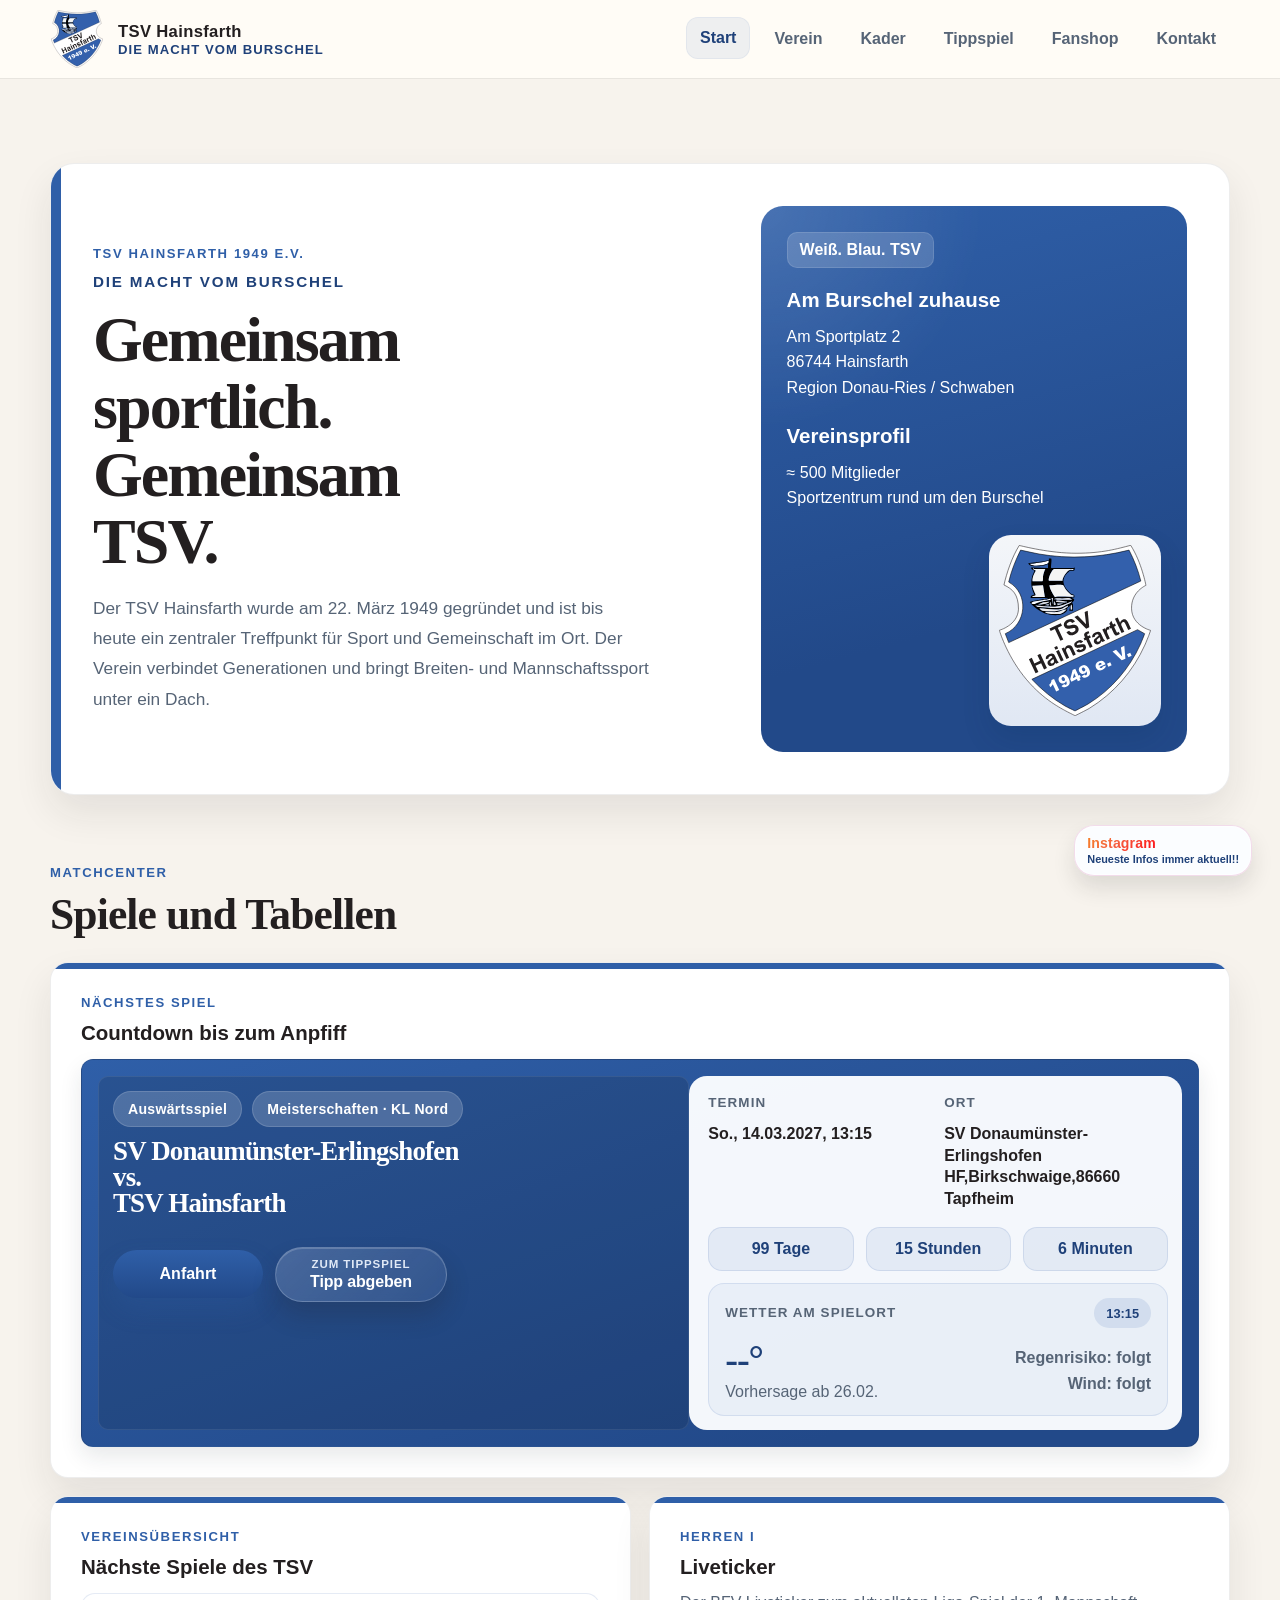
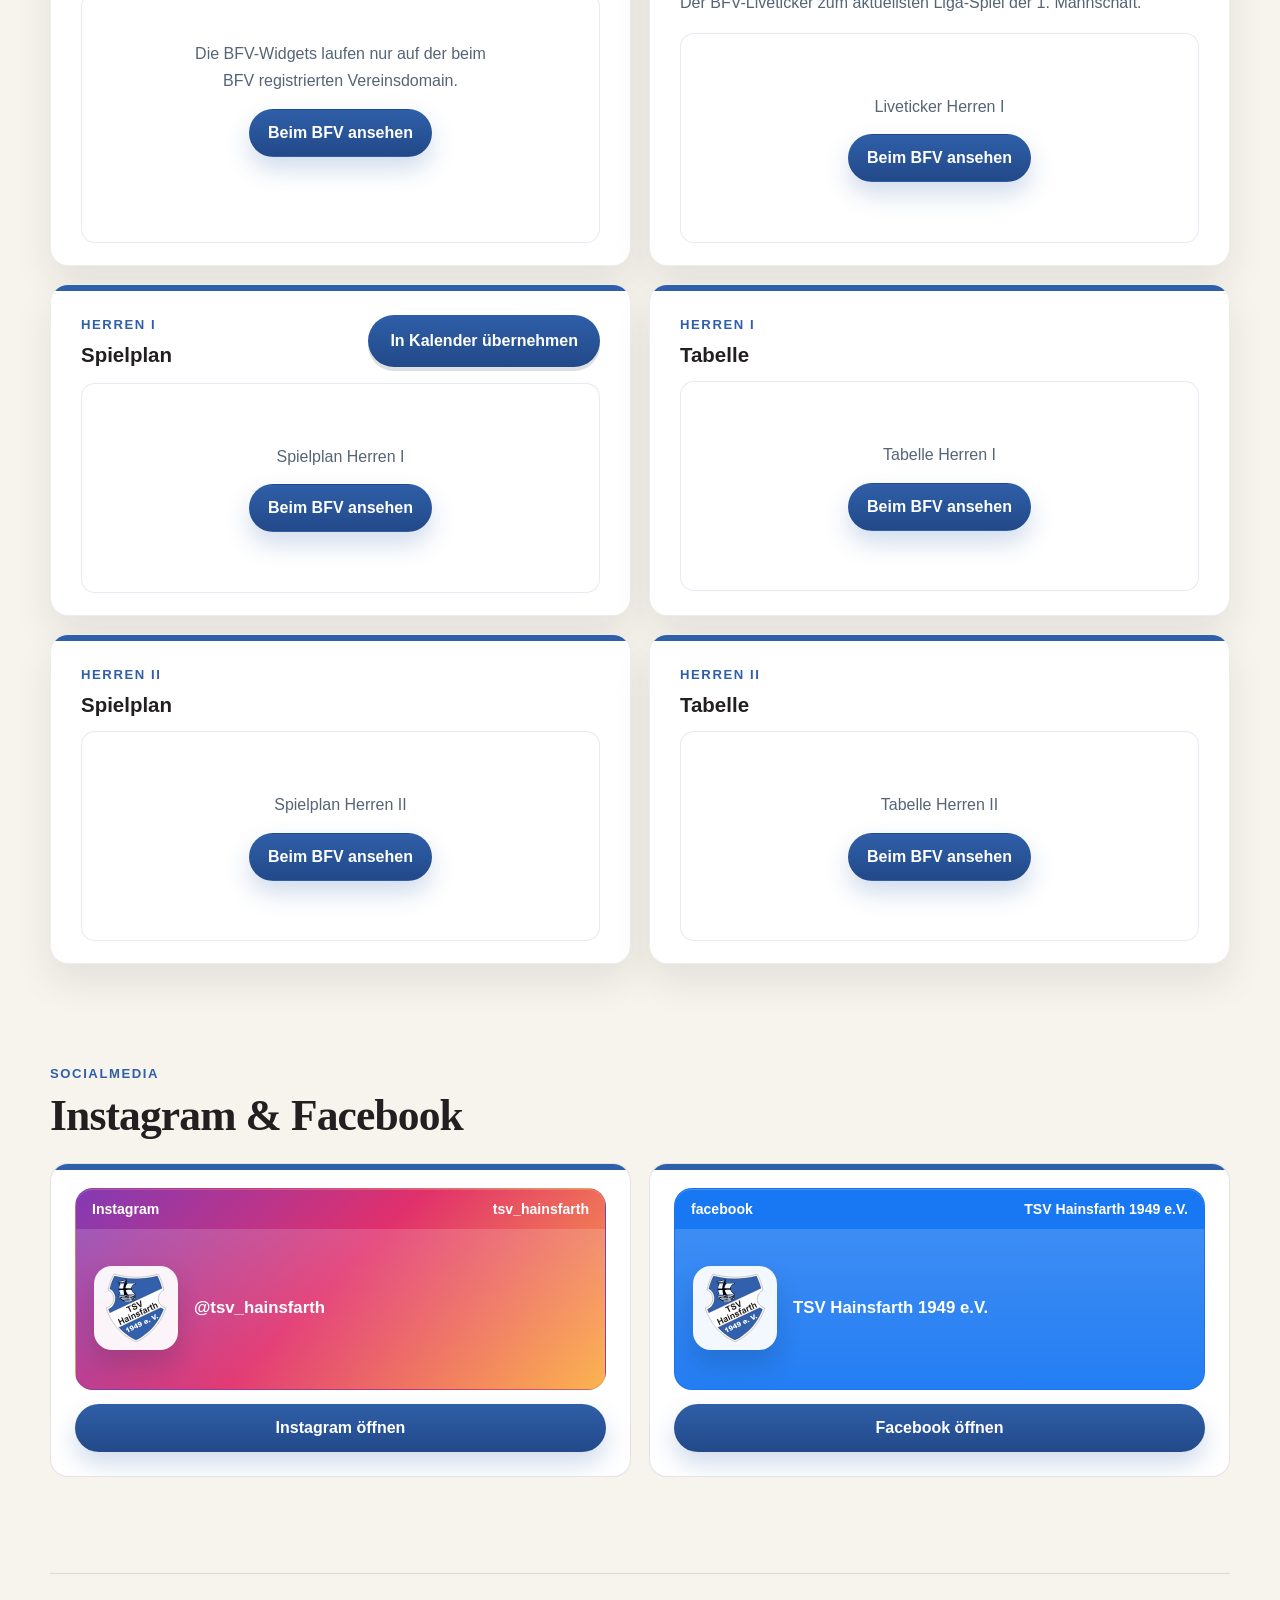
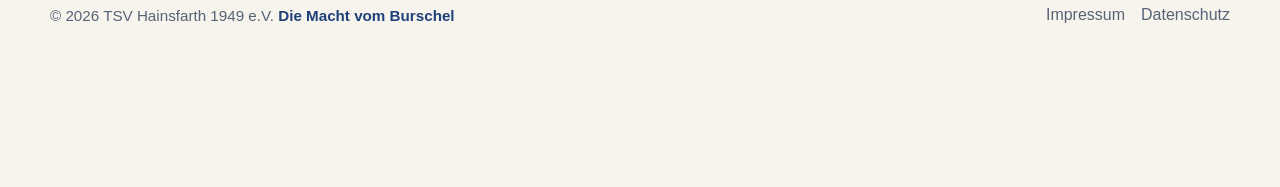
<file: index.html>
<!DOCTYPE html>
<html lang="de">
<head>
  <meta charset="UTF-8">
  <meta name="viewport" content="width=device-width, initial-scale=1.0">
  <meta name="description" content="TSV Hainsfarth 1949 e.V. mit Infos zu Verein, Sportangebot, Mitgliedschaft und Kontakt.">
  <meta http-equiv="Cache-Control" content="no-cache, no-store, must-revalidate">
  <meta http-equiv="Pragma" content="no-cache">
  <meta http-equiv="Expires" content="0">
  <title>TSV Hainsfarth | Start</title>
  <link rel="stylesheet" href="styles.css?v=202607231905">
  <script src="https://widget-prod.bfv.de/widget/widgetresource/widgetjs"></script>
</head>
<body data-page="start">
  <div class="site-shell">
    <header class="site-header">
      <div class="container header-inner">
        <a class="brand" href="index.html">
          <img class="brand-mark" src="logo-brand-2026.svg?v=20260622a" alt="Logo des TSV Hainsfarth">
          <span class="brand-copy">
            <strong>TSV Hainsfarth</strong>
            <span>Die Macht vom Burschel</span>
          </span>
        </a>
        <button class="nav-toggle" type="button" aria-label="Navigation öffnen" aria-expanded="false" data-nav-toggle>☰</button>
        <nav class="site-nav" aria-label="Hauptnavigation" data-nav>
          <a href="index.html" aria-current="page">Start</a>
          <a href="verein.html">Verein</a>
          <a href="kader.html">Kader</a>
          <a href="tippspiel.html">Tippspiel</a>
          <a href="fanshop.html">Fanshop</a>
          <a href="kontakt.html">Kontakt</a>
        </nav>
      </div>
    </header>

    <main>
      <section class="page-hero">
        <div class="container">
          <div class="hero-card">
            <div>
              <span class="eyebrow">TSV Hainsfarth 1949 e.V.</span>
              <p class="motto">Die Macht vom Burschel</p>
              <h1>Gemeinsam sportlich. Gemeinsam TSV.</h1>
              <p class="lead">
                Der TSV Hainsfarth wurde am 22. März 1949 gegründet und ist bis heute ein zentraler
                Treffpunkt für Sport und Gemeinschaft im Ort. Der Verein verbindet Generationen und
                bringt Breiten- und Mannschaftssport unter ein Dach.
              </p>
            </div>
            <aside class="hero-side">
              <div>
                <div class="hero-badge">Weiß. Blau. TSV</div>
                <h3>Am Burschel zuhause</h3>
                <p>Am Sportplatz 2<br>86744 Hainsfarth<br>Region Donau-Ries / Schwaben</p>
              </div>
              <div>
                <h3>Vereinsprofil</h3>
                <p>&asymp; 500 Mitglieder<br>Sportzentrum rund um den Burschel</p>
              </div>
              <div class="hero-logo-shell">
                <img class="hero-logo" src="logo-brand-2026.svg?v=20260622a" alt="TSV Hainsfarth Vereinslogo">
              </div>
            </aside>
          </div>
        </div>
      </section>

      <section class="section">
        <div class="container">
          <div class="section-head">
            <span class="eyebrow">Matchcenter</span>
            <h2>Spiele und Tabellen</h2>
          </div>
          <div class="matchcenter-countdown panel">
            <div class="panel-topline">
              <div>
                <span class="eyebrow">Nächstes Spiel</span>
                <h3>Countdown bis zum Anpfiff</h3>
              </div>
            </div>
            <div class="matchday-shell" data-matchday-spotlight>
              <div class="matchday-spotlight">
                <div class="matchday-copy">
                  <div class="matchday-status-row">
                    <span class="matchday-chip" data-matchday-badge>Läuft</span>
                    <span class="matchday-chip matchday-chip-soft" data-matchday-competition>-</span>
                  </div>
                  <strong class="matchday-opponent" data-matchday-opponent>TSV Hainsfarth
vs.
Gegner</strong>
                  <div class="matchday-actions">
                    <a class="button matchday-route-button" href="#" target="_blank" rel="noopener noreferrer" data-matchday-route>Anfahrt</a>
                    <a class="button-secondary matchday-tippspiel-button" href="tippspiel.html">
                      <span>Zum Tippspiel</span>
                      <strong>Tipp abgeben</strong>
                    </a>
                  </div>
                </div>
              </div>
              <div class="countdown-grid" data-countdown data-countdown-src="spielplan-tsv-hainsfarth.ics">
                <div class="countdown-meta-card">
                  <p class="countdown-label">Termin</p>
                  <strong class="countdown-meta" data-countdown-date>-</strong>
                </div>
                <div class="countdown-meta-card">
                  <p class="countdown-label">Ort</p>
                  <strong class="countdown-meta" data-countdown-location>-</strong>
                </div>
                <div class="countdown-timer" data-countdown-timer>
                  <span>-- Tage</span>
                  <span>-- Stunden</span>
                  <span>-- Minuten</span>
                </div>
                <div class="match-weather" data-match-weather>
                  <div class="match-weather-head">
                    <p class="countdown-label">Wetter am Spielort</p>
                    <span class="match-weather-badge" data-weather-time>Anpfiff</span>
                  </div>
                  <div class="match-weather-grid">
                    <div class="match-weather-main">
                      <strong data-weather-temp>--°</strong>
                      <span data-weather-label>Wird geladen ...</span>
                    </div>
                    <div class="match-weather-meta">
                      <span data-weather-rain>Regenrisiko: --</span>
                      <span data-weather-wind>Wind: --</span>
                    </div>
                  </div>
                </div>
              </div>
            </div>
            <div class="matchday-offseason-panel" data-matchday-offseason hidden>
              <div class="matchday-offseason-copy">
                <strong class="matchday-offseason-title">Aktuell ist Saisonpause.</strong>
              </div>
            </div>
          </div>
          <div class="matchcenter-overview matchcenter-overview-grid">
            <div class="panel widget-panel">
              <div class="panel-topline">
                <div>
                  <span class="eyebrow">Vereinsübersicht</span>
                  <h3>Nächste Spiele des TSV</h3>
                </div>
              </div>
              <div class="widget-frame">
                <div id="bfv-club-games">Laden...</div>
              </div>
            </div>
            <div class="panel widget-panel">
              <div class="panel-topline">
                <div>
                  <span class="eyebrow">Herren I</span>
                  <h3>Liveticker</h3>
                </div>
              </div>
              <p class="panel-note">Der BFV-Liveticker zum aktuellsten Liga-Spiel der 1. Mannschaft.</p>
              <div class="widget-frame">
                <div id="bfv-team1-liveticker">Laden...</div>
              </div>
            </div>
          </div>
          <div class="matchcenter-grid">
            <section class="panel widget-panel">
              <div class="panel-topline">
                <div>
                  <span class="eyebrow">Herren I</span>
                  <h3>Spielplan</h3>
                </div>
                <a class="button panel-action panel-action-calendar" href="spielplan-tsv-hainsfarth.ics" download>In Kalender übernehmen</a>
              </div>
              <div class="widget-frame">
                <div id="bfv-team1-games">Laden...</div>
              </div>
            </section>
            <section class="panel widget-panel">
              <div class="panel-topline">
                <div>
                  <span class="eyebrow">Herren I</span>
                  <h3>Tabelle</h3>
                </div>
              </div>
              <div class="widget-frame">
                <div id="bfv-team1-table">Laden...</div>
              </div>
            </section>
            <section class="panel widget-panel">
              <div class="panel-topline">
                <div>
                  <span class="eyebrow">Herren II</span>
                  <h3>Spielplan</h3>
                </div>
              </div>
              <div class="widget-frame">
                <div id="bfv-team2-games">Laden...</div>
              </div>
            </section>
            <section class="panel widget-panel">
              <div class="panel-topline">
                <div>
                  <span class="eyebrow">Herren II</span>
                  <h3>Tabelle</h3>
                </div>
              </div>
              <div class="widget-frame">
                <div id="bfv-team2-table">Laden...</div>
              </div>
            </section>
          </div>
        </div>
      </section>

      <section class="section">
        <div class="container">
          <div class="section-head">
            <span class="eyebrow">Socialmedia</span>
            <h2>Instagram &amp; Facebook</h2>
          </div>
          <div class="card-grid social-grid">
            <article class="card social-card">
              <div class="social-preview social-preview-instagram" aria-hidden="true">
                <div class="social-preview-bar">
                  <span>Instagram</span>
                  <span>tsv_hainsfarth</span>
                </div>
                <div class="social-preview-body">
                  <img src="logo-brand-2026.svg?v=20260622a" alt="" role="presentation">
                  <div class="social-preview-copy">
                    <strong>@tsv_hainsfarth</strong>
                  </div>
                </div>
              </div>
              <a class="button" href="https://www.instagram.com/tsv_hainsfarth/" target="_blank" rel="noopener noreferrer">Instagram öffnen</a>
            </article>
            <article class="card social-card">
              <div class="social-preview social-preview-facebook" aria-hidden="true">
                <div class="social-preview-bar">
                  <span>facebook</span>
                  <span>TSV Hainsfarth 1949 e.V.</span>
                </div>
                <div class="social-preview-body">
                  <img src="logo-brand-2026.svg?v=20260622a" alt="" role="presentation">
                  <div class="social-preview-copy">
                    <strong>TSV Hainsfarth 1949 e.V.</strong>
                  </div>
                </div>
              </div>
              <a class="button" href="https://www.facebook.com/tsvhainsfarth.de" target="_blank" rel="noopener noreferrer">Facebook öffnen</a>
            </article>
          </div>
        </div>
      </section>

    </main>

    <footer class="site-footer">
      <div class="container footer-inner">
        <p class="footer-copy">© 2026 TSV Hainsfarth 1949 e.V. <strong>Die Macht vom Burschel</strong></p>
        <div class="footer-links">
          <a href="impressum.html">Impressum</a>
          <a href="datenschutz.html">Datenschutz</a>
        </div>
      </div>
    </footer>
  </div>
  <script>
    const registeredHosts = new Set([
      "tsv-hainsfarth.de",
      "www.tsv-hainsfarth.de",
      "localhost",
      "127.0.0.1"
    ]);

    function renderWidgetFallback(targetId, title, href) {
      const target = document.getElementById(targetId);
      if (!target) return;

      target.innerHTML = `
        <div class="widget-fallback">
          <p>${title}</p>
          <a class="button-secondary" href="${href}" target="_blank" rel="noreferrer">Beim BFV ansehen</a>
        </div>
      `;
    }

    const canLoadBfvWidgets = registeredHosts.has(window.location.hostname);

    if (canLoadBfvWidgets && window.BFVWidget && BFVWidget.HTML5) {
      BFVWidget.HTML5.zeigeVereinSpiele("00ES8GNJGK00000SVV0AG08LVUPGND5I", "bfv-club-games", {
        height: "550",
        width: "300",
        selectedTab: BFVWidget.HTML5.vereinTabs.spiele
      });

      BFVWidget.HTML5.zeigeMannschaftsLiveticker(
        "00ES8GNJGK00000SVV0AG08LVUPGND5I",
        "016PHCS5TO000000VV0AG80NVUT1FLRU",
        "bfv-team1-liveticker",
        {
          height: "550",
          width: "300"
        }
      );

      BFVWidget.HTML5.zeigeMannschaftKomplett("016PHCS5TO000000VV0AG80NVUT1FLRU", "bfv-team1-games", {
        height: "600",
        width: "350",
        selectedTab: BFVWidget.HTML5.mannschaftTabs.spiele
      });

      BFVWidget.HTML5.zeigeMannschaftKomplett("016PHCS5TO000000VV0AG80NVUT1FLRU", "bfv-team1-table", {
        height: "600",
        width: "350",
        selectedTab: BFVWidget.HTML5.mannschaftTabs.wettbewerbTabelle
      });

      BFVWidget.HTML5.zeigeMannschaftKomplett("027B5UKMIC000000VS5489B1VU8ROJMK", "bfv-team2-games", {
        height: "600",
        width: "350",
        selectedTab: BFVWidget.HTML5.mannschaftTabs.spiele
      });

      BFVWidget.HTML5.zeigeMannschaftKomplett("027B5UKMIC000000VS5489B1VU8ROJMK", "bfv-team2-table", {
        height: "600",
        width: "350",
        selectedTab: BFVWidget.HTML5.mannschaftTabs.wettbewerbTabelle
      });
    } else {
      renderWidgetFallback(
        "bfv-club-games",
        "Die BFV-Widgets laufen nur auf der beim BFV registrierten Vereinsdomain.",
        "https://www.bfv.de/vereine/tsv-hainsfarth/00ES8GNJGK00000SVV0AG08LVUPGND5I"
      );
      renderWidgetFallback(
        "bfv-team1-games",
        "Spielplan Herren I",
        "https://www.bfv.de/mannschaften/tsv-hainsfarth/016PHCS5TO000000VV0AG80NVUT1FLRU"
      );
      renderWidgetFallback(
        "bfv-team1-liveticker",
        "Liveticker Herren I",
        "https://www.bfv.de/mannschaften/tsv-hainsfarth/016PHCS5TO000000VV0AG80NVUT1FLRU"
      );
      renderWidgetFallback(
        "bfv-team1-table",
        "Tabelle Herren I",
        "https://www.bfv.de/mannschaften/tsv-hainsfarth/016PHCS5TO000000VV0AG80NVUT1FLRU"
      );
      renderWidgetFallback(
        "bfv-team2-games",
        "Spielplan Herren II",
        "https://www.bfv.de/mannschaften/tsv-hainsfarth-2/027B5UKMIC000000VS5489B1VU8ROJMK"
      );
      renderWidgetFallback(
        "bfv-team2-table",
        "Tabelle Herren II",
        "https://www.bfv.de/mannschaften/tsv-hainsfarth-2/027B5UKMIC000000VS5489B1VU8ROJMK"
      );
    }
  </script>
  <script src="script.js?v=202607221955"></script>
</body>
</html>
</file>
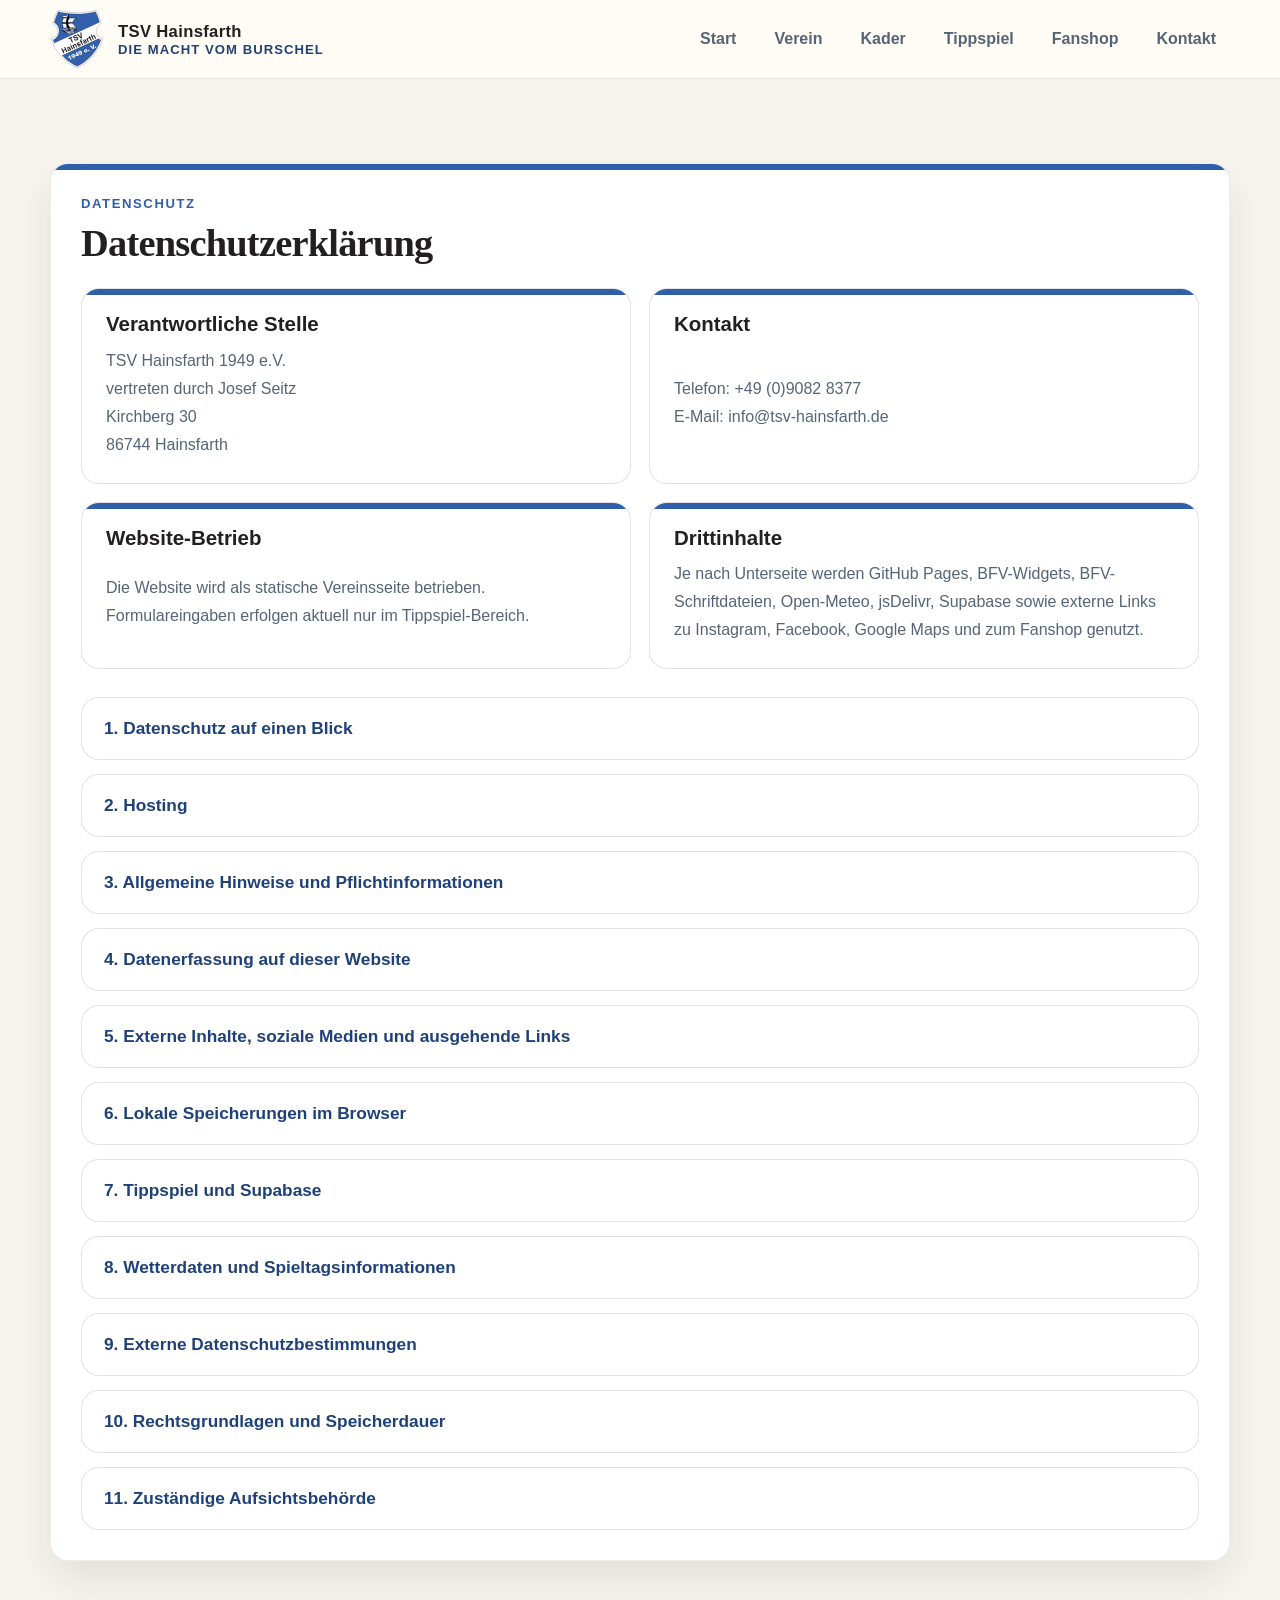
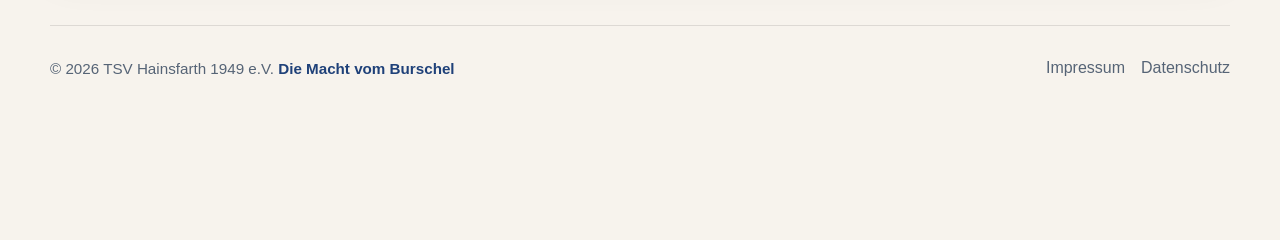
<file: datenschutz.html>
<!DOCTYPE html>
<html lang="de">
<head>
  <meta charset="UTF-8">
  <meta name="viewport" content="width=device-width, initial-scale=1.0">
  <meta name="description" content="Datenschutzhinweise des TSV Hainsfarth 1949 e.V.">
  <meta http-equiv="Cache-Control" content="no-cache, no-store, must-revalidate">
  <meta http-equiv="Pragma" content="no-cache">
  <meta http-equiv="Expires" content="0">
  <title>TSV Hainsfarth | Datenschutz</title>
  <link rel="stylesheet" href="styles.css?v=202607221945">
</head>
<body>
  <div class="site-shell">
    <header class="site-header">
      <div class="container header-inner">
        <a class="brand" href="index.html">
          <img class="brand-mark" src="logo-brand-2026.svg?v=20260622a" alt="Logo des TSV Hainsfarth">
          <span class="brand-copy">
            <strong>TSV Hainsfarth</strong>
            <span>Die Macht vom Burschel</span>
          </span>
        </a>
        <button class="nav-toggle" type="button" aria-label="Navigation öffnen" aria-expanded="false" data-nav-toggle>☰</button>
        <nav class="site-nav" aria-label="Hauptnavigation" data-nav>
          <a href="index.html">Start</a>
          <a href="verein.html">Verein</a>
          <a href="kader.html">Kader</a>
          <a href="tippspiel.html">Tippspiel</a>
          <a href="fanshop.html">Fanshop</a>
          <a href="kontakt.html">Kontakt</a>
        </nav>
      </div>
    </header>

    <main>
      <section class="page-hero">
        <div class="container">
          <div class="panel legal-copy">
            <span class="eyebrow">Datenschutz</span>
            <h1>Datenschutzerklärung</h1>

            <div class="legal-grid">
              <section class="card">
                <h3>Verantwortliche Stelle</h3>
                <p>TSV Hainsfarth 1949 e.V.<br>vertreten durch Josef Seitz<br>Kirchberg 30<br>86744 Hainsfarth</p>
              </section>
              <section class="card">
                <h3>Kontakt</h3>
                <p>Telefon: +49 (0)9082 8377<br>E-Mail: info@tsv-hainsfarth.de</p>
              </section>
              <section class="card">
                <h3>Website-Betrieb</h3>
                <p>Die Website wird als statische Vereinsseite betrieben. Formulareingaben erfolgen aktuell nur im Tippspiel-Bereich.</p>
              </section>
              <section class="card">
                <h3>Drittinhalte</h3>
                <p>Je nach Unterseite werden GitHub Pages, BFV-Widgets, BFV-Schriftdateien, Open-Meteo, jsDelivr, Supabase sowie externe Links zu Instagram, Facebook, Google Maps und zum Fanshop genutzt.</p>
              </section>
            </div>

            <details class="legal-accordion">
              <summary>1. Datenschutz auf einen Blick</summary>
              <p>Die folgenden Hinweise geben einen einfachen Überblick darüber, was mit Ihren personenbezogenen Daten passiert, wenn Sie diese Website besuchen. Personenbezogene Daten sind alle Daten, mit denen Sie persönlich identifiziert werden können.</p>
              <p>Die Datenverarbeitung auf dieser Website erfolgt durch den Websitebetreiber. Die Kontaktdaten finden Sie im Impressum und in dieser Datenschutzerklärung.</p>
              <p>Ihre Daten werden zum einen dadurch erhoben, dass Sie uns diese mitteilen, beispielsweise per E-Mail oder Telefon. Andere Daten werden automatisch oder nach Ihrer Einwilligung beim Besuch der Website durch IT-Systeme erfasst. Das sind vor allem technische Daten wie Browser, Betriebssystem, Uhrzeit des Seitenaufrufs oder IP-Adresse.</p>
              <p>Ein Teil der Daten wird erhoben, um eine fehlerfreie Bereitstellung der Website zu gewährleisten. Andere Daten können bei der Einbindung externer Inhalte zur technischen Auslieferung dieser Inhalte verarbeitet werden.</p>
              <p>Sie haben jederzeit das Recht auf Auskunft über Herkunft, Empfänger und Zweck Ihrer gespeicherten personenbezogenen Daten. Außerdem haben Sie ein Recht auf Berichtigung, Löschung, Einschränkung der Verarbeitung sowie ein Beschwerderecht bei der zuständigen Aufsichtsbehörde.</p>
            </details>

            <details class="legal-accordion">
              <summary>2. Hosting</summary>
              <p>Diese Website wird über GitHub Pages gehostet. Anbieter ist GitHub, Inc., 88 Colin P. Kelly Jr. St., San Francisco, CA 94107, USA.</p>
              <p>Beim Aufruf der Website werden technisch erforderliche Verbindungsdaten verarbeitet. Nach Angaben von GitHub wird beim Besuch einer GitHub-Pages-Seite die IP-Adresse der Besucherinnen und Besucher aus Sicherheitsgründen protokolliert.</p>
              <p>Der Einsatz des Hostings erfolgt im Interesse einer sicheren und zuverlässigen Bereitstellung der Website auf Grundlage von Art. 6 Abs. 1 lit. f DSGVO.</p>
              <p>Sofern diese Website künftig unter einer eigenen Vereinsdomain betrieben wird, kann die Domain- oder DNS-Verwaltung zusätzlich über einen Domainanbieter wie STRATO erfolgen. In diesem Fall werden im Rahmen der Domainauflösung und technischen Bereitstellung ebenfalls erforderliche Verbindungs- und Verwaltungsdaten verarbeitet. Das ändert nichts daran, dass das eigentliche Hosting der Website gesondert zu beurteilen ist.</p>
              <p>Weitere Informationen finden Sie in der Datenschutzerklärung von GitHub: <a class="text-link" href="https://docs.github.com/site-policy/privacy-policies/github-privacy-statement" target="_blank" rel="noopener noreferrer">GitHub Privacy Statement</a>.</p>
            </details>

            <details class="legal-accordion">
              <summary>3. Allgemeine Hinweise und Pflichtinformationen</summary>
              <p>Die Betreiber dieser Seiten nehmen den Schutz Ihrer persönlichen Daten sehr ernst. Wir behandeln personenbezogene Daten vertraulich und entsprechend den gesetzlichen Datenschutzvorschriften sowie dieser Datenschutzerklärung.</p>
              <p>Wenn Sie diese Website benutzen, werden verschiedene personenbezogene Daten erhoben. Diese Datenschutzerklärung erläutert, welche Daten wir erheben, wofür wir sie nutzen und auf welcher Grundlage dies erfolgt.</p>
              <p>Wir weisen darauf hin, dass die Datenübertragung im Internet, zum Beispiel bei der Kommunikation per E-Mail, Sicherheitslücken aufweisen kann. Ein lückenloser Schutz vor dem Zugriff durch Dritte ist nicht möglich.</p>
              <p>Viele Datenverarbeitungsvorgänge sind nur mit Ihrer ausdrücklichen Einwilligung möglich. Eine bereits erteilte Einwilligung können Sie jederzeit mit Wirkung für die Zukunft widerrufen. Die Rechtmäßigkeit der bis zum Widerruf erfolgten Datenverarbeitung bleibt unberührt.</p>
              <p>Wenn die Datenverarbeitung auf Grundlage von Art. 6 Abs. 1 lit. e oder f DSGVO erfolgt, haben Sie jederzeit das Recht, aus Gründen, die sich aus Ihrer besonderen Situation ergeben, Widerspruch gegen die Verarbeitung Ihrer personenbezogenen Daten einzulegen. Das gilt auch für ein auf diese Bestimmungen gestütztes Profiling. Werden Ihre personenbezogenen Daten verarbeitet, um Direktwerbung zu betreiben, haben Sie jederzeit das Recht, Widerspruch gegen die Verarbeitung zum Zwecke derartiger Werbung einzulegen.</p>
              <p>Im Falle von Verstößen gegen die DSGVO steht den Betroffenen ein Beschwerderecht bei einer Aufsichtsbehörde zu. Außerdem haben Sie das Recht auf Datenübertragbarkeit sowie auf Auskunft, Berichtigung, Löschung und Einschränkung der Verarbeitung im Rahmen der geltenden gesetzlichen Bestimmungen.</p>
              <p>Diese Website wird über HTTPS ausgeliefert. Eine verschlüsselte Verbindung erkennen Sie daran, dass die Adresszeile des Browsers mit <strong>https://</strong> beginnt.</p>
              <p>Der Nutzung von im Rahmen der Impressumspflicht veröffentlichten Kontaktdaten zur Übersendung nicht ausdrücklich angeforderter Werbung und Informationsmaterialien wird widersprochen.</p>
            </details>

            <details class="legal-accordion">
              <summary>4. Datenerfassung auf dieser Website</summary>
              <p>Unsere Website verwendet kein eigenes Kontaktformular. Wenn Sie uns per E-Mail oder Telefon kontaktieren, werden Ihre Anfrage und die daraus hervorgehenden personenbezogenen Daten zum Zwecke der Bearbeitung Ihres Anliegens gespeichert und verarbeitet.</p>
              <p>Die Verarbeitung erfolgt auf Grundlage von Art. 6 Abs. 1 lit. b DSGVO, sofern Ihre Anfrage mit der Erfüllung eines Vertrags oder vorvertraglicher Maßnahmen zusammenhängt. In allen übrigen Fällen beruht die Verarbeitung auf unserem berechtigten Interesse an der effektiven Bearbeitung der Anfrage gemäß Art. 6 Abs. 1 lit. f DSGVO.</p>
              <p>Die von Ihnen an uns übermittelten Daten verbleiben bei uns, bis Sie uns zur Löschung auffordern, Ihre Einwilligung widerrufen oder der Zweck für die Datenspeicherung entfällt. Gesetzliche Aufbewahrungsfristen bleiben unberührt.</p>
              <p>Auf dieser Website werden derzeit keine eigenen Analyse-Tools wie Google Analytics eingesetzt. Eigene Tracking- oder Marketing-Skripte sind nicht eingebunden.</p>
              <p>Eigene technisch nicht erforderliche Cookies werden nach dem aktuellen Stand der Website nicht gesetzt. Komfortfunktionen können jedoch lokale Speicherungen in Ihrem Browser auslösen, insbesondere im Tippspiel-Bereich.</p>
            </details>

            <details class="legal-accordion">
              <summary>5. Externe Inhalte, soziale Medien und ausgehende Links</summary>
              <p>Auf der Startseite werden Widgets des Bayerischen Fußball-Verbands eingebunden. Zusätzlich können für Ergebnisdarstellungen und die BFV-Darstellung passende Schriftdateien direkt von BFV-Diensten geladen werden. Beim Laden dieser Inhalte kann es technisch notwendig sein, dass Ihre IP-Adresse sowie weitere Verbindungsdaten an den BFV oder die von ihm eingesetzten technischen Dienstleister übermittelt werden.</p>
              <p>Rechtsgrundlage für die Einbindung der BFV-Widgets ist Art. 6 Abs. 1 lit. f DSGVO. Unser berechtigtes Interesse liegt in der aktuellen Darstellung von Spiel- und Tabelleninformationen des Vereins.</p>
              <p>Weitere Informationen zum Datenschutz beim BFV finden Sie unter <a class="text-link" href="https://www.bfv.de/allgemein/datenschutzrichtlinien.webview" target="_blank" rel="noopener noreferrer">https://www.bfv.de/allgemein/datenschutzrichtlinien.webview</a>.</p>
              <p>Im Matchcenter werden Wetterdaten geladen. Hierfür werden Anfragen an Dienste von Open-Meteo gestellt, um Spielorte aufzulösen und Vorhersagedaten anzuzeigen. Dabei werden insbesondere Ihre IP-Adresse sowie technische Verbindungsdaten an Open-Meteo übermittelt. Rechtsgrundlage ist Art. 6 Abs. 1 lit. f DSGVO. Unser berechtigtes Interesse liegt in einer nutzerfreundlichen Anzeige der Spieltagsbedingungen.</p>
              <p>Auf der Website befinden sich Links zu Instagram, Facebook, Google Maps, zum Fanshop sowie zu weiteren externen Vereins- und Spielplanseiten. Es werden dabei keine Social-Media-Plugins innerhalb unserer Website geladen. Erst beim Anklicken der jeweiligen Links verlassen Sie unsere Website und es gelten die Datenschutzbestimmungen der jeweiligen Plattform.</p>
              <p>Die auf der Kontaktseite eingebettete PDF-Datei zum Mitgliedsantrag wird direkt von dieser Website geladen und nicht über einen externen Drittanbieter eingebettet.</p>
            </details>

            <details class="legal-accordion">
              <summary>6. Lokale Speicherungen im Browser</summary>
              <p>Auf der Website werden kleine Informationen im lokalen Speicher Ihres Browsers abgelegt, um Komfortfunktionen bereitzustellen. Dazu gehört derzeit insbesondere der zuletzt verwendete Name im Tippspiel.</p>
              <p>Diese Daten verbleiben auf Ihrem Endgerät und werden nicht automatisch an uns übertragen. Rechtsgrundlage ist Art. 6 Abs. 1 lit. f DSGVO. Unser berechtigtes Interesse liegt in einer benutzerfreundlichen Bedienung der Website.</p>
            </details>

            <details class="legal-accordion">
              <summary>7. Tippspiel und Supabase</summary>
              <p>Für das Tippspiel auf dieser Website wird Supabase als technische Plattform genutzt. Beim Aufruf der Tippspiel-Seite wird die JavaScript-Bibliothek von jsDelivr geladen und anschließend eine Verbindung zu Supabase aufgebaut.</p>
              <p>Im Rahmen des Tippspiels verarbeiten wir insbesondere folgende Daten: gewählter Spielername, PIN, abgegebene Tipps, technische Abrufdaten sowie gespeicherte Spiel- und Rankingdaten. Die PIN dient ausschließlich der Zuordnung und Absicherung Ihrer Tippabgaben.</p>
              <p>Die Verarbeitung erfolgt zur Bereitstellung des Tippspiels und zur Durchführung der saisonbezogenen Auswertung auf Grundlage von Art. 6 Abs. 1 lit. b DSGVO sowie Art. 6 Abs. 1 lit. f DSGVO.</p>
              <p>Anbieter von Supabase ist Supabase, Inc. Weitere Informationen finden Sie unter <a class="text-link" href="https://supabase.com/privacy" target="_blank" rel="noopener noreferrer">https://supabase.com/privacy</a>. Informationen zu jsDelivr finden Sie unter <a class="text-link" href="https://www.jsdelivr.com/terms/privacy-policy" target="_blank" rel="noopener noreferrer">https://www.jsdelivr.com/terms/privacy-policy</a>.</p>
            </details>

            <details class="legal-accordion">
              <summary>8. Wetterdaten und Spieltagsinformationen</summary>
              <p>Zur Anzeige von Wetter- und Spieltagsinformationen werden auf der Startseite Daten aus dem vereinseigenen Spielplan sowie ergänzende Wetterdaten verarbeitet. Für die Wettervorschau werden Spielorte über Open-Meteo-Dienste aufgelöst und mit Prognosedaten verknüpft.</p>
              <p>Die Verarbeitung dient ausschließlich der technischen Bereitstellung des Matchcenters. Rechtsgrundlage ist Art. 6 Abs. 1 lit. f DSGVO. Unser berechtigtes Interesse liegt in einer aktuellen und nutzerfreundlichen Darstellung rund um anstehende Spiele.</p>
            </details>

            <details class="legal-accordion">
              <summary>9. Externe Datenschutzbestimmungen</summary>
              <p>Für externe Plattformen und Dienste, die über diese Website geladen oder verlinkt werden, gelten ergänzend die Datenschutzbestimmungen der jeweiligen Anbieter. Dazu gehören insbesondere GitHub, der Bayerische Fußball-Verband, Supabase, jsDelivr, Instagram, Facebook und Google.</p>
              <p>Bitte beachten Sie, dass nach dem Anklicken externer Links oder beim Laden externer Inhalte Daten auch außerhalb unseres unmittelbaren Einflussbereichs verarbeitet werden können.</p>
            </details>

            <details class="legal-accordion">
              <summary>10. Rechtsgrundlagen und Speicherdauer</summary>
              <p>Soweit in dieser Datenschutzerklärung keine speziellere Speicherdauer genannt wurde, verbleiben personenbezogene Daten bei uns, bis der Zweck für die Datenverarbeitung entfällt. Wenn Sie ein berechtigtes Löschersuchen geltend machen oder eine Einwilligung widerrufen, werden Ihre Daten gelöscht, sofern keine gesetzlich zulässigen Gründe für die weitere Speicherung bestehen.</p>
              <p>Rechtsgrundlagen für die Verarbeitung personenbezogener Daten können insbesondere Art. 6 Abs. 1 lit. a DSGVO, Art. 6 Abs. 1 lit. b DSGVO sowie Art. 6 Abs. 1 lit. f DSGVO sein. Welche Grundlage im Einzelfall einschlägig ist, richtet sich nach dem jeweiligen Verarbeitungsvorgang.</p>
            </details>

            <details class="legal-accordion">
              <summary>11. Zuständige Aufsichtsbehörde</summary>
              <p>Sie haben das Recht, sich bei einer Datenschutz-Aufsichtsbehörde über die Verarbeitung Ihrer personenbezogenen Daten zu beschweren. Für private Vereine in Bayern ist regelmäßig das Bayerische Landesamt für Datenschutzaufsicht (BayLDA), Promenade 18, 91522 Ansbach, zuständig.</p>
            </details>
          </div>
        </div>
      </section>
    </main>

    <footer class="site-footer">
      <div class="container footer-inner">
        <p class="footer-copy">© 2026 TSV Hainsfarth 1949 e.V. <strong>Die Macht vom Burschel</strong></p>
        <div class="footer-links">
          <a href="impressum.html">Impressum</a>
          <a href="datenschutz.html">Datenschutz</a>
        </div>
      </div>
    </footer>
  </div>
  <script src="script.js?v=202607221955"></script>
</body>
</html>
</file>
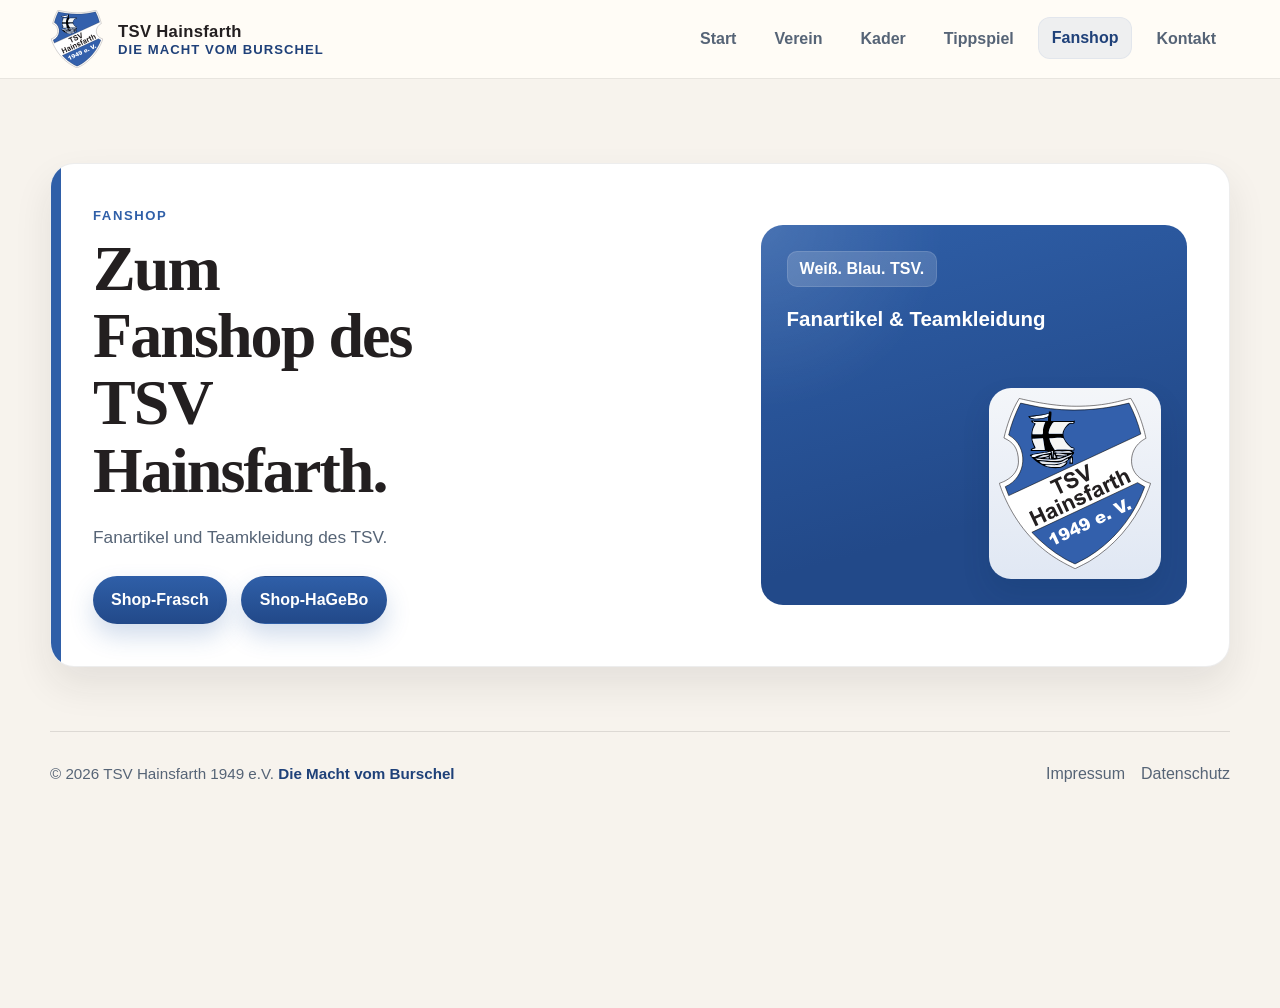
<file: fanshop.html>
<!DOCTYPE html>
<html lang="de">
<head>
  <meta charset="UTF-8">
  <meta name="viewport" content="width=device-width, initial-scale=1.0">
  <meta name="description" content="Fanshop des TSV Hainsfarth mit Fanartikeln und Teamkleidung.">
  <meta http-equiv="Cache-Control" content="no-cache, no-store, must-revalidate">
  <meta http-equiv="Pragma" content="no-cache">
  <meta http-equiv="Expires" content="0">
  <title>TSV Hainsfarth | Fanshop</title>
  <link rel="stylesheet" href="styles.css?v=202607231905">
</head>
<body>
  <div class="site-shell">
    <header class="site-header">
      <div class="container header-inner">
        <a class="brand" href="index.html">
          <img class="brand-mark" src="logo-brand-2026.svg?v=20260622a" alt="Logo des TSV Hainsfarth">
          <span class="brand-copy">
            <strong>TSV Hainsfarth</strong>
            <span>Die Macht vom Burschel</span>
          </span>
        </a>
        <button class="nav-toggle" type="button" aria-label="Navigation öffnen" aria-expanded="false" data-nav-toggle>☰</button>
        <nav class="site-nav" aria-label="Hauptnavigation" data-nav>
          <a href="index.html">Start</a>
          <a href="verein.html">Verein</a>
          <a href="kader.html">Kader</a>
          <a href="tippspiel.html">Tippspiel</a>
          <a href="fanshop.html" aria-current="page">Fanshop</a>
          <a href="kontakt.html">Kontakt</a>
        </nav>
      </div>
    </header>

    <main>
      <section class="page-hero">
        <div class="container">
          <div class="hero-card">
            <div>
              <span class="eyebrow">Fanshop</span>
              <h1>Zum Fanshop des TSV Hainsfarth.</h1>
              <p class="lead">Fanartikel und Teamkleidung des TSV.</p>
              <div class="hero-actions">
                <a class="button" href="https://frasch-werbedruck.de/tsv-hainsfarth/" target="_blank" rel="noreferrer">Shop-Frasch</a>
                <a class="button-secondary" href="https://team.jako.com/de-de/team/tsv_hainsfarth/" target="_blank" rel="noreferrer">Shop-HaGeBo</a>
              </div>
            </div>
            <aside class="hero-side">
              <div>
                <div class="hero-badge">Weiß. Blau. TSV.</div>
                <h3>Fanartikel &amp; Teamkleidung</h3>
              </div>
              <div class="hero-logo-shell">
                <img class="hero-logo" src="logo-brand-2026.svg?v=20260622a" alt="TSV Hainsfarth Vereinslogo">
              </div>
            </aside>
          </div>
        </div>
      </section>
    </main>

    <footer class="site-footer">
      <div class="container footer-inner">
        <p class="footer-copy">© 2026 TSV Hainsfarth 1949 e.V. <strong>Die Macht vom Burschel</strong></p>
        <div class="footer-links">
          <a href="impressum.html">Impressum</a>
          <a href="datenschutz.html">Datenschutz</a>
        </div>
      </div>
    </footer>
  </div>
  <script src="script.js?v=202607221955"></script>
</body>
</html>
</file>
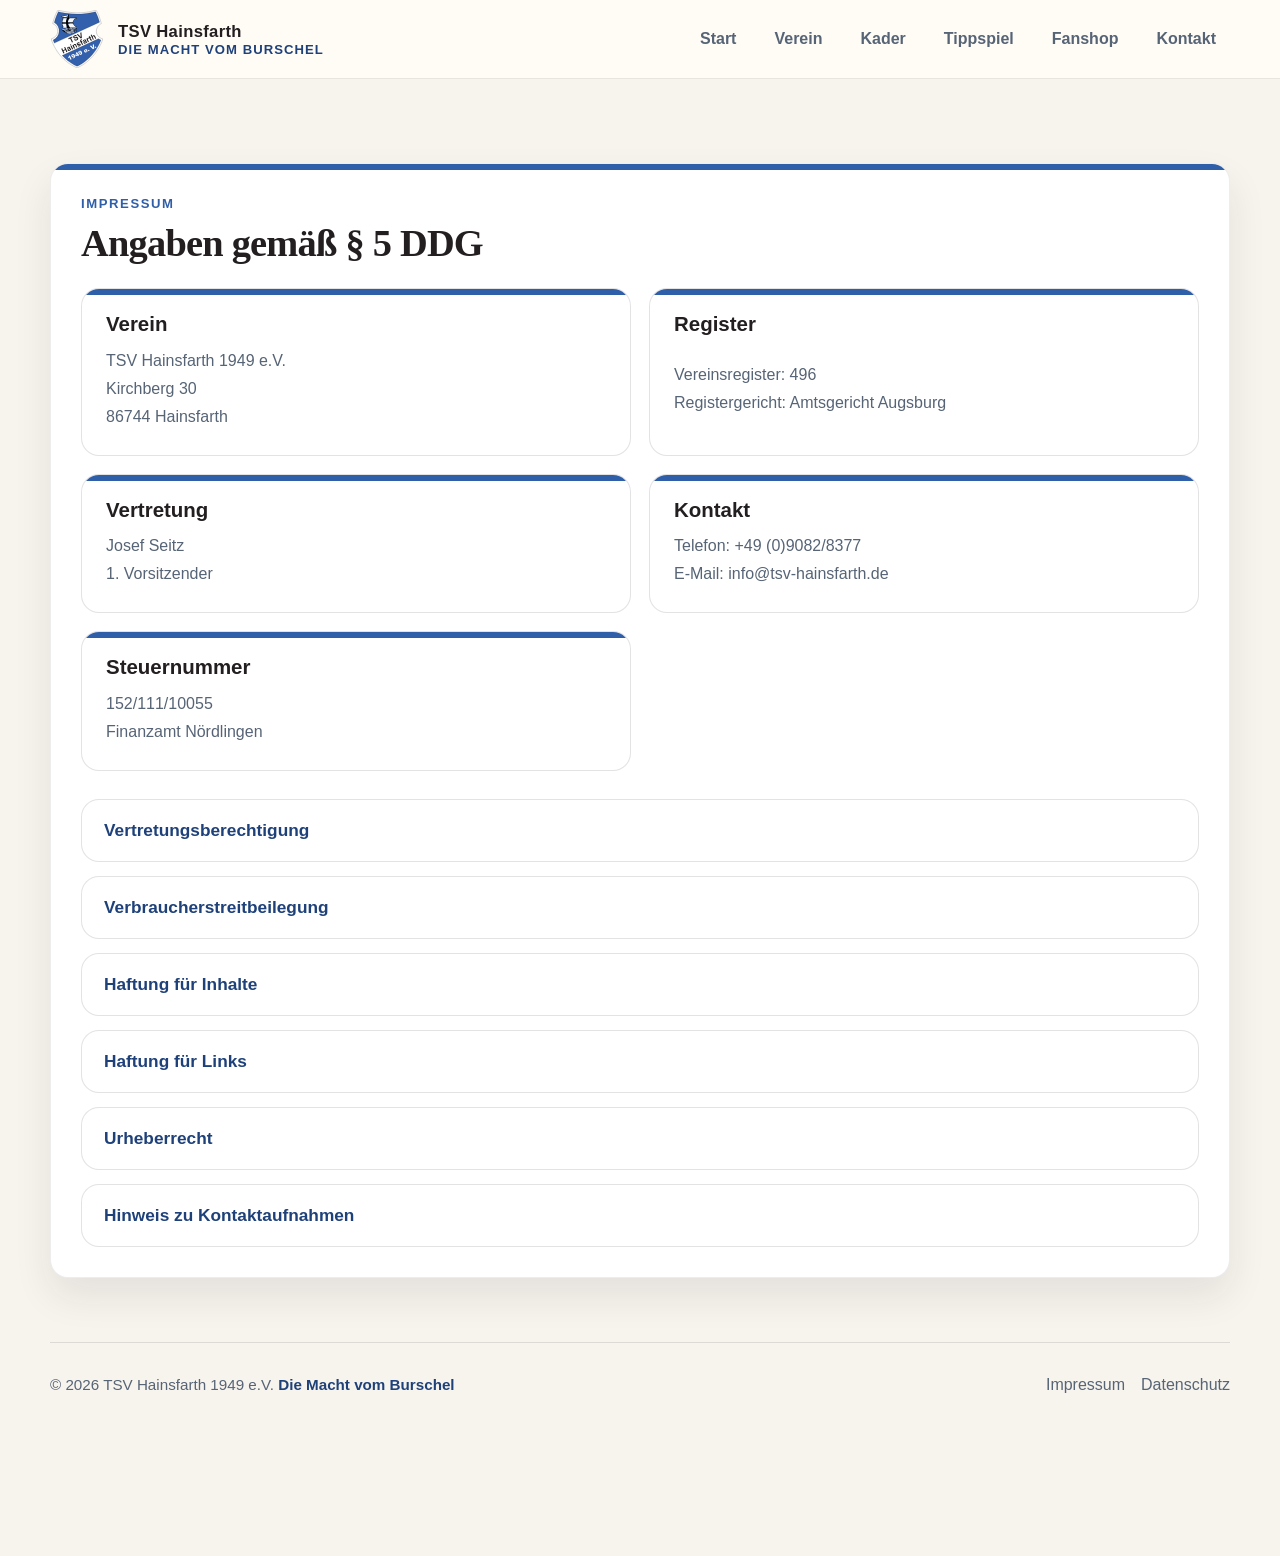
<file: impressum.html>
<!DOCTYPE html>
<html lang="de">
<head>
  <meta charset="UTF-8">
  <meta name="viewport" content="width=device-width, initial-scale=1.0">
  <meta name="description" content="Impressum des TSV Hainsfarth 1949 e.V.">
  <meta http-equiv="Cache-Control" content="no-cache, no-store, must-revalidate">
  <meta http-equiv="Pragma" content="no-cache">
  <meta http-equiv="Expires" content="0">
  <title>TSV Hainsfarth | Impressum</title>
  <link rel="stylesheet" href="styles.css?v=202607221945">
</head>
<body>
  <div class="site-shell">
    <header class="site-header">
      <div class="container header-inner">
        <a class="brand" href="index.html">
          <img class="brand-mark" src="logo-brand-2026.svg?v=20260622a" alt="Logo des TSV Hainsfarth">
          <span class="brand-copy">
            <strong>TSV Hainsfarth</strong>
            <span>Die Macht vom Burschel</span>
          </span>
        </a>
        <button class="nav-toggle" type="button" aria-label="Navigation öffnen" aria-expanded="false" data-nav-toggle>☰</button>
        <nav class="site-nav" aria-label="Hauptnavigation" data-nav>
          <a href="index.html">Start</a>
          <a href="verein.html">Verein</a>
          <a href="kader.html">Kader</a>
          <a href="tippspiel.html">Tippspiel</a>
          <a href="fanshop.html">Fanshop</a>
          <a href="kontakt.html">Kontakt</a>
        </nav>
      </div>
    </header>

    <main>
      <section class="page-hero">
        <div class="container">
          <div class="panel legal-copy">
            <span class="eyebrow">Impressum</span>
            <h1>Angaben gemäß § 5 DDG</h1>
            <div class="legal-grid">
              <section class="card">
                <h3>Verein</h3>
                <p>TSV Hainsfarth 1949 e.V.<br>Kirchberg 30<br>86744 Hainsfarth</p>
              </section>
              <section class="card">
                <h3>Register</h3>
                <p>Vereinsregister: 496<br>Registergericht: Amtsgericht Augsburg</p>
              </section>
              <section class="card">
                <h3>Vertretung</h3>
                <p>Josef Seitz<br>1. Vorsitzender</p>
              </section>
              <section class="card">
                <h3>Kontakt</h3>
                <p>Telefon: +49 (0)9082/8377<br>E-Mail: info@tsv-hainsfarth.de</p>
              </section>
              <section class="card">
                <h3>Steuernummer</h3>
                <p>152/111/10055<br>Finanzamt Nördlingen</p>
              </section>
            </div>

            <details class="legal-accordion">
              <summary>Vertretungsberechtigung</summary>
              <p>Der TSV Hainsfarth 1949 e.V. wird gesetzlich durch den Vorstand vertreten. Für diese Website wird der Verein durch Josef Seitz als 1. Vorsitzenden vertreten.</p>
            </details>

            <details class="legal-accordion">
              <summary>Verbraucherstreitbeilegung</summary>
              <p>Wir sind nicht bereit oder verpflichtet, an Streitbeilegungsverfahren vor einer Verbraucherschlichtungsstelle teilzunehmen.</p>
            </details>

            <details class="legal-accordion">
              <summary>Haftung für Inhalte</summary>
              <p>Wir erstellen die Inhalte dieser Website mit größtmöglicher Sorgfalt. Für die Richtigkeit, Vollständigkeit und Aktualität der Inhalte übernehmen wir jedoch keine Gewähr. Gesetzliche Verpflichtungen zur Entfernung oder Sperrung der Nutzung von Informationen nach den allgemeinen Gesetzen bleiben hiervon unberührt.</p>
              <p>Eine Haftung ist erst ab dem Zeitpunkt der Kenntnis einer konkreten Rechtsverletzung möglich. Bei Bekanntwerden entsprechender Rechtsverletzungen werden wir die betroffenen Inhalte umgehend entfernen.</p>
            </details>

            <details class="legal-accordion">
              <summary>Haftung für Links</summary>
              <p>Unser Angebot enthält Links zu externen Websites Dritter, auf deren Inhalte wir keinen Einfluss haben. Deshalb können wir für diese fremden Inhalte auch keine Gewähr übernehmen. Für die Inhalte der verlinkten Seiten ist stets der jeweilige Anbieter oder Betreiber der Seiten verantwortlich. Die verlinkten Seiten wurden zum Zeitpunkt der Verlinkung auf mögliche Rechtsverstöße überprüft. Rechtswidrige Inhalte waren zum Zeitpunkt der Verlinkung nicht erkennbar.</p>
              <p>Eine permanente inhaltliche Kontrolle der verlinkten Seiten ist jedoch ohne konkrete Anhaltspunkte einer Rechtsverletzung nicht zumutbar. Bei Bekanntwerden von Rechtsverletzungen werden wir derartige Links umgehend entfernen.</p>
            </details>

            <details class="legal-accordion">
              <summary>Urheberrecht</summary>
              <p>Die durch die Seitenbetreiber erstellten Inhalte und Werke auf diesen Seiten unterliegen dem deutschen Urheberrecht. Die Vervielfältigung, Bearbeitung, Verbreitung und jede Art der Verwertung außerhalb der Grenzen des Urheberrechtes bedürfen der schriftlichen Zustimmung des jeweiligen Autors bzw. Erstellers. Downloads und Kopien dieser Seite sind nur für den privaten, nicht kommerziellen Gebrauch gestattet.</p>
              <p>Soweit die Inhalte auf dieser Seite nicht vom Betreiber erstellt wurden, werden die Urheberrechte Dritter beachtet. Insbesondere werden Inhalte Dritter als solche gekennzeichnet. Sollten Sie trotzdem auf eine Urheberrechtsverletzung aufmerksam werden, bitten wir um einen entsprechenden Hinweis. Bei Bekanntwerden von Rechtsverletzungen werden wir derartige Inhalte umgehend entfernen.</p>
            </details>

            <details class="legal-accordion">
              <summary>Hinweis zu Kontaktaufnahmen</summary>
              <p>Wenn Sie uns per E-Mail oder telefonisch kontaktieren, verarbeiten wir Ihre Angaben ausschließlich zur Bearbeitung Ihres Anliegens. Weitere Informationen hierzu finden Sie in der <a class="text-link" href="datenschutz.html">Datenschutzerklärung</a>.</p>
            </details>
          </div>
        </div>
      </section>
    </main>

    <footer class="site-footer">
      <div class="container footer-inner">
        <p class="footer-copy">© 2026 TSV Hainsfarth 1949 e.V. <strong>Die Macht vom Burschel</strong></p>
        <div class="footer-links">
          <a href="impressum.html">Impressum</a>
          <a href="datenschutz.html">Datenschutz</a>
        </div>
      </div>
    </footer>
  </div>
  <script src="script.js?v=202607221955"></script>
</body>
</html>
</file>
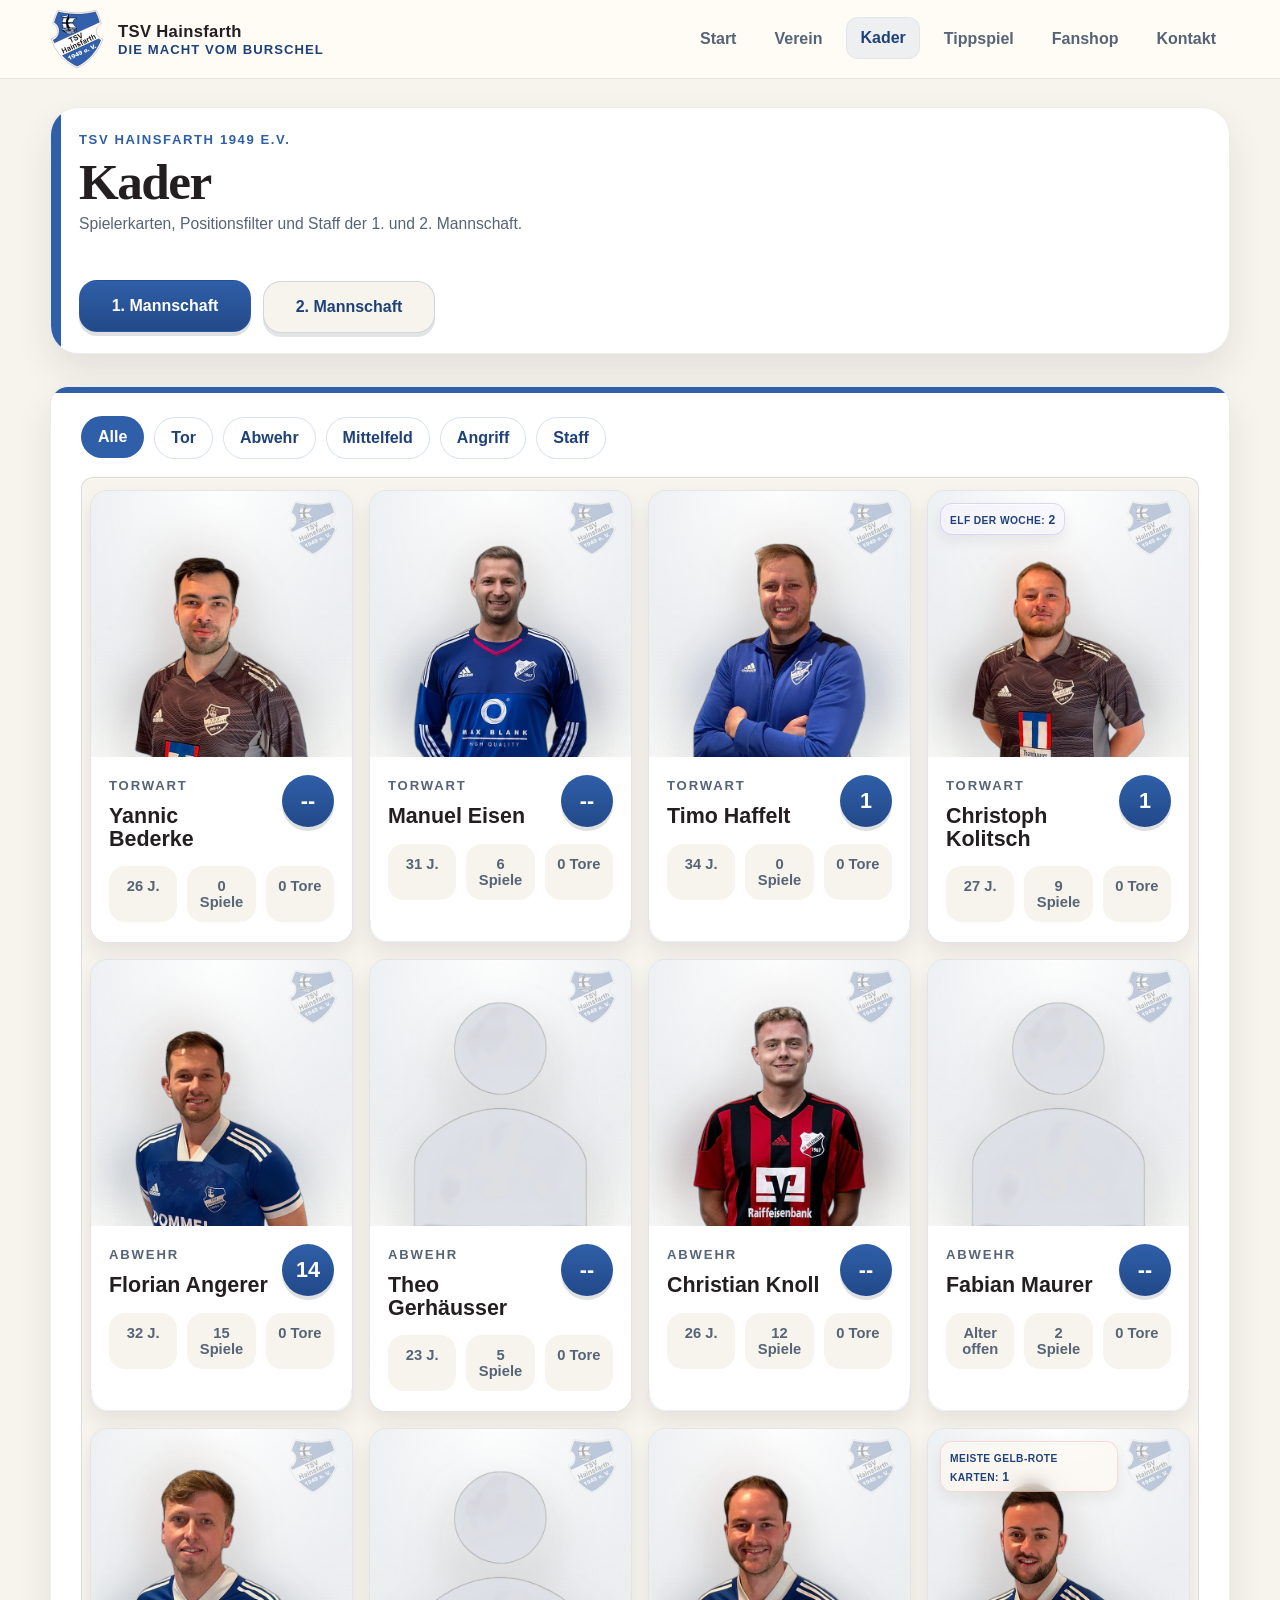
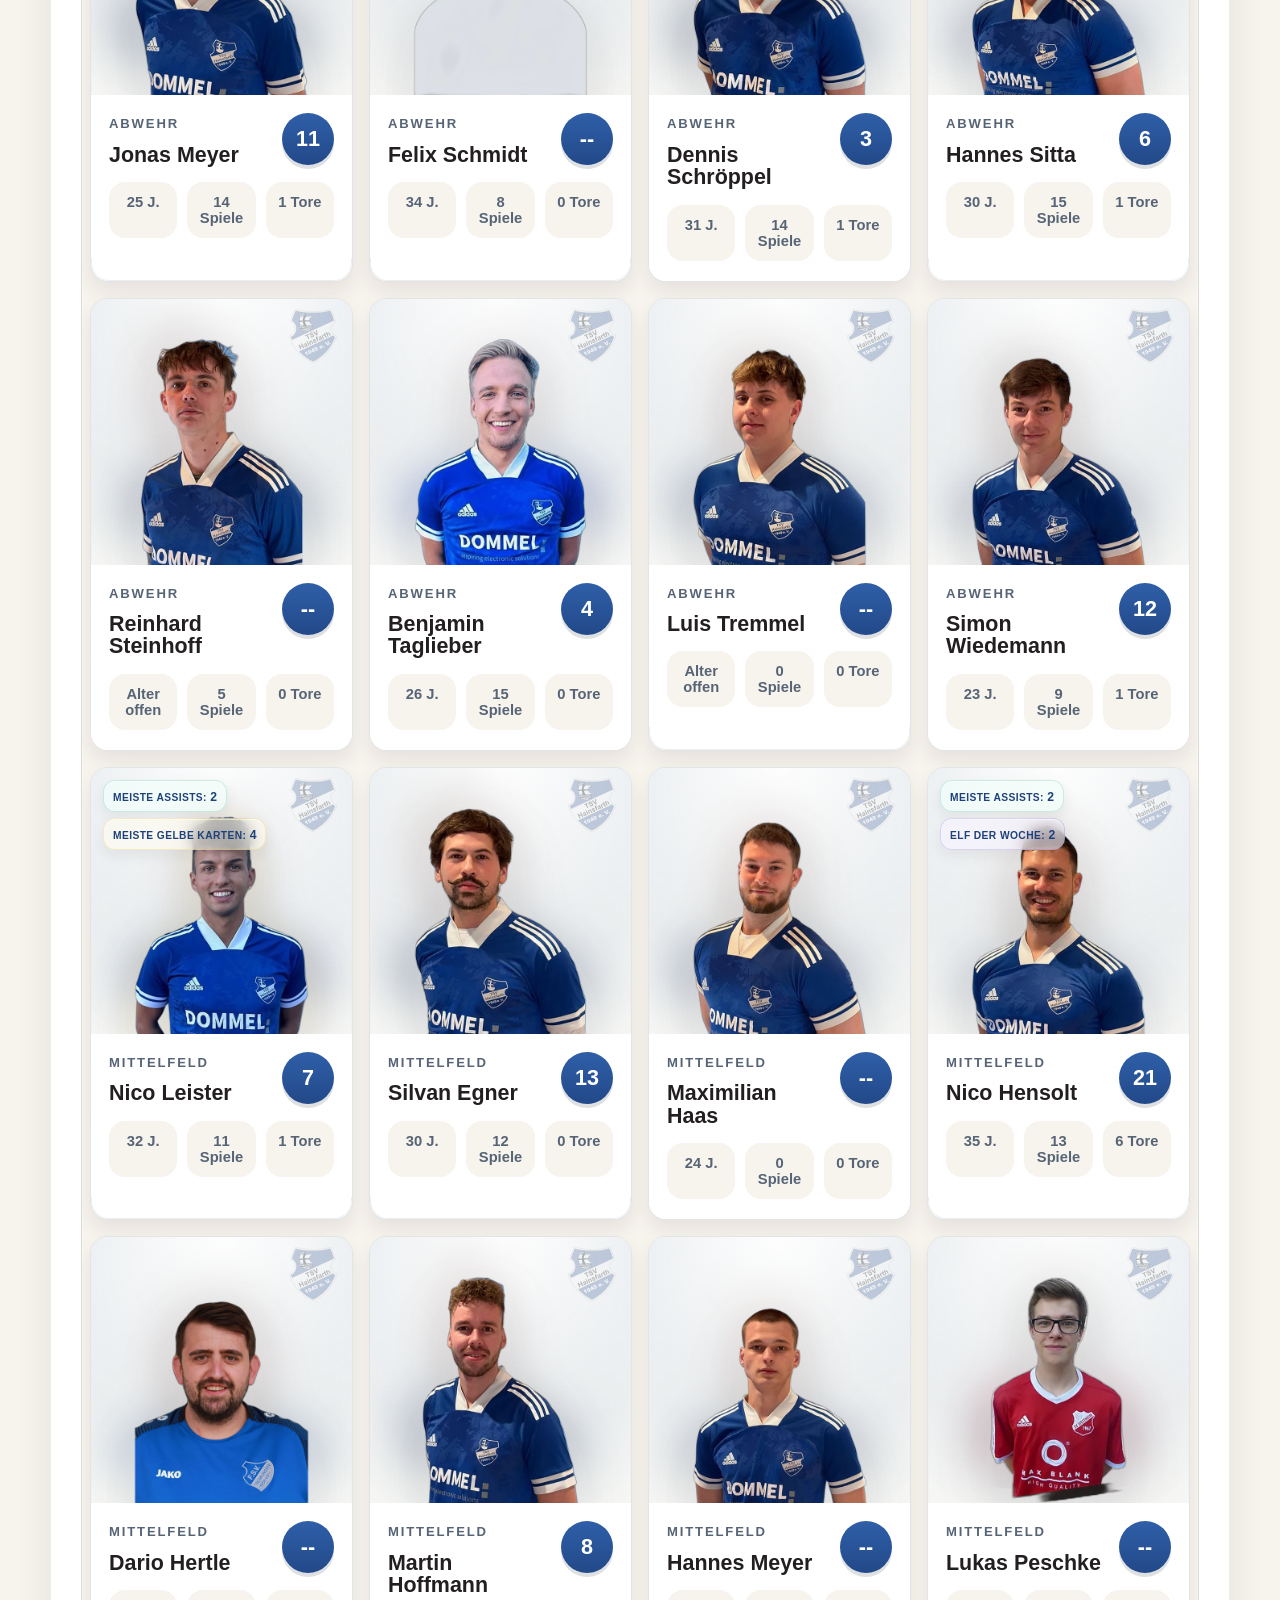
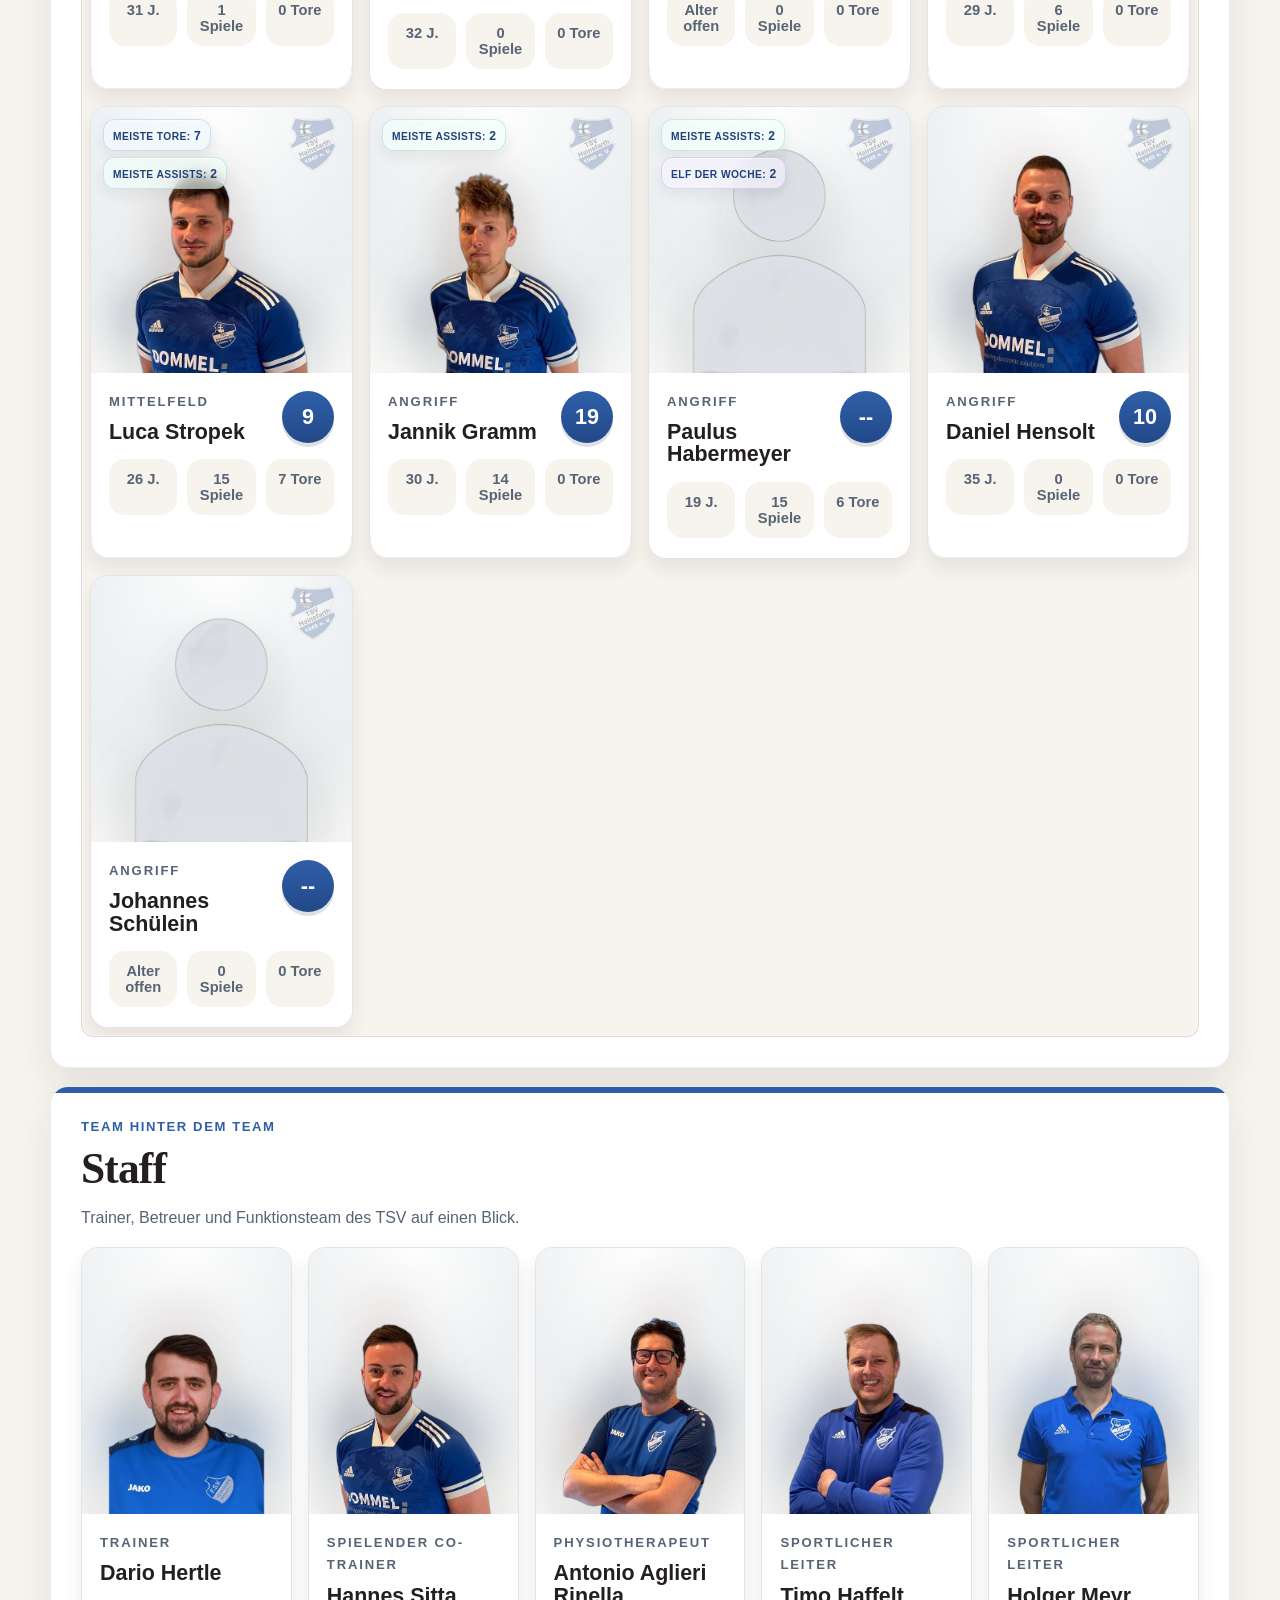
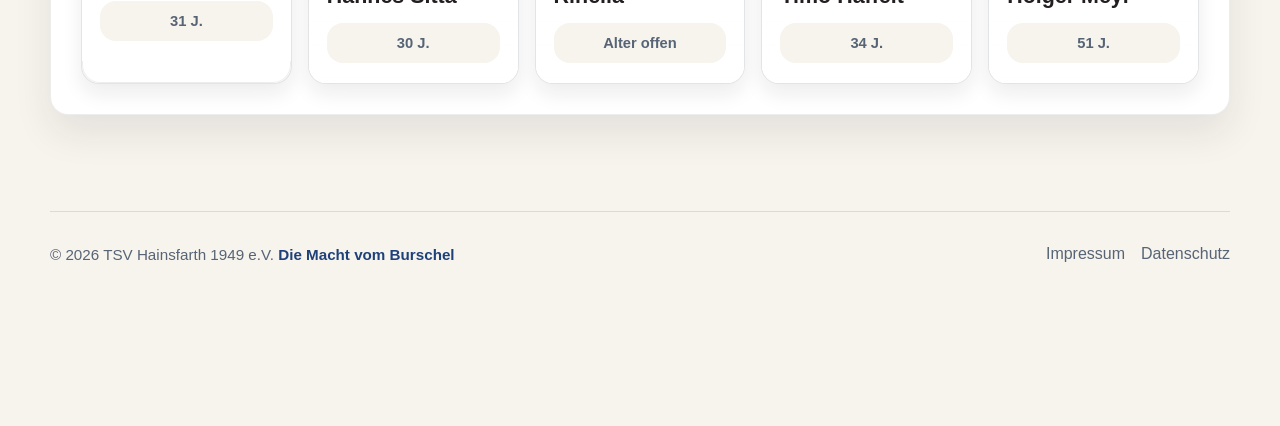
<file: kader.html>
<!DOCTYPE html>
<html lang="de">
<head>
  <meta charset="UTF-8">
  <meta name="viewport" content="width=device-width, initial-scale=1.0">
  <meta name="description" content="Kader des TSV Hainsfarth mit Spielerkarten und Positionsfiltern.">
  <meta http-equiv="Cache-Control" content="no-cache, no-store, must-revalidate">
  <meta http-equiv="Pragma" content="no-cache">
  <meta http-equiv="Expires" content="0">
  <title>TSV Hainsfarth | Kader</title>
  <link rel="stylesheet" href="styles.css?v=202607221945">
</head>
<body>
  <div class="site-shell">
    <header class="site-header">
      <div class="container header-inner">
        <a class="brand" href="index.html">
          <img class="brand-mark" src="logo-brand-2026.svg?v=20260622a" alt="Logo des TSV Hainsfarth">
          <span class="brand-copy">
            <strong>TSV Hainsfarth</strong>
            <span>Die Macht vom Burschel</span>
          </span>
        </a>
        <button class="nav-toggle" type="button" aria-label="Navigation öffnen" aria-expanded="false" data-nav-toggle>☰</button>
        <nav class="site-nav" aria-label="Hauptnavigation" data-nav>
          <a href="index.html">Start</a>
          <a href="verein.html">Verein</a>
          <a href="kader.html" aria-current="page">Kader</a>
          <a href="tippspiel.html">Tippspiel</a>
          <a href="fanshop.html">Fanshop</a>
          <a href="kontakt.html">Kontakt</a>
        </nav>
      </div>
    </header>

    <main>
      <section class="page-hero page-hero-compact squad-page-hero">
        <div class="container">
          <div class="hero-card hero-card-compact squad-hero-card">
            <div class="squad-hero-copy">
              <span class="eyebrow">TSV Hainsfarth 1949 e.V.</span>
              <h1>Kader</h1>
              <p class="lead">Spielerkarten, Positionsfilter und Staff der 1. und 2. Mannschaft.</p>
              <div class="hero-actions squad-hero-actions">
                <div class="team-switcher squad-hero-switcher" data-team-switcher>
                  <button class="team-switcher-button is-active" type="button" data-team-key="team1">1. Mannschaft</button>
                  <button class="team-switcher-button" type="button" data-team-key="team2">2. Mannschaft</button>
                </div>
              </div>
            </div>
          </div>
        </div>
      </section>

      <section class="section squad-section">
        <div class="container">
          <article class="panel squad-panel" id="spielerkarten">
            <div class="squad-filter-row" data-squad-filters>
              <button class="squad-filter is-active" type="button" data-filter="Alle">Alle</button>
              <button class="squad-filter" type="button" data-filter="Torwart">Tor</button>
              <button class="squad-filter" type="button" data-filter="Abwehr">Abwehr</button>
              <button class="squad-filter" type="button" data-filter="Mittelfeld">Mittelfeld</button>
              <button class="squad-filter" type="button" data-filter="Angriff">Angriff</button>
              <a class="squad-filter squad-filter-link" href="#staff">Staff</a>
            </div>
            <div class="squad-pitch">
              <div class="squad-grid" data-squad-grid></div>
            </div>
          </article>
          <article class="panel squad-staff-panel" id="staff">
            <div class="panel-topline">
              <div>
                <span class="eyebrow">Team hinter dem Team</span>
                <h2>Staff</h2>
              </div>
            </div>
            <p class="panel-note">Trainer, Betreuer und Funktionsteam des TSV auf einen Blick.</p>
            <div class="staff-grid" data-staff-grid></div>
          </article>
        </div>
      </section>
    </main>

    <footer class="site-footer">
      <div class="container footer-inner">
        <p class="footer-copy">© 2026 TSV Hainsfarth 1949 e.V. <strong>Die Macht vom Burschel</strong></p>
        <div class="footer-links">
          <a href="impressum.html">Impressum</a>
          <a href="datenschutz.html">Datenschutz</a>
        </div>
      </div>
    </footer>
  </div>
  <script>
    const loadKaderScript = (src) =>
      new Promise((resolve, reject) => {
        const script = document.createElement("script");
        script.src = src;
        script.onload = resolve;
        script.onerror = reject;
        document.body.appendChild(script);
      });

    const squadDataVersion = new Date().toISOString().slice(0, 13).replace(/[-:T]/g, "");

    loadKaderScript(`images/kader/cutouts/manifest.js?v=${squadDataVersion}`)
      .then(() => loadKaderScript(`team-data.js?v=${squadDataVersion}`))
      .then(() => loadKaderScript("script.js?v=202608041055"))
      .catch((error) => {
        console.error("Kaderdaten konnten nicht geladen werden.", error);
      });
  </script>
</body>
</html>
</file>
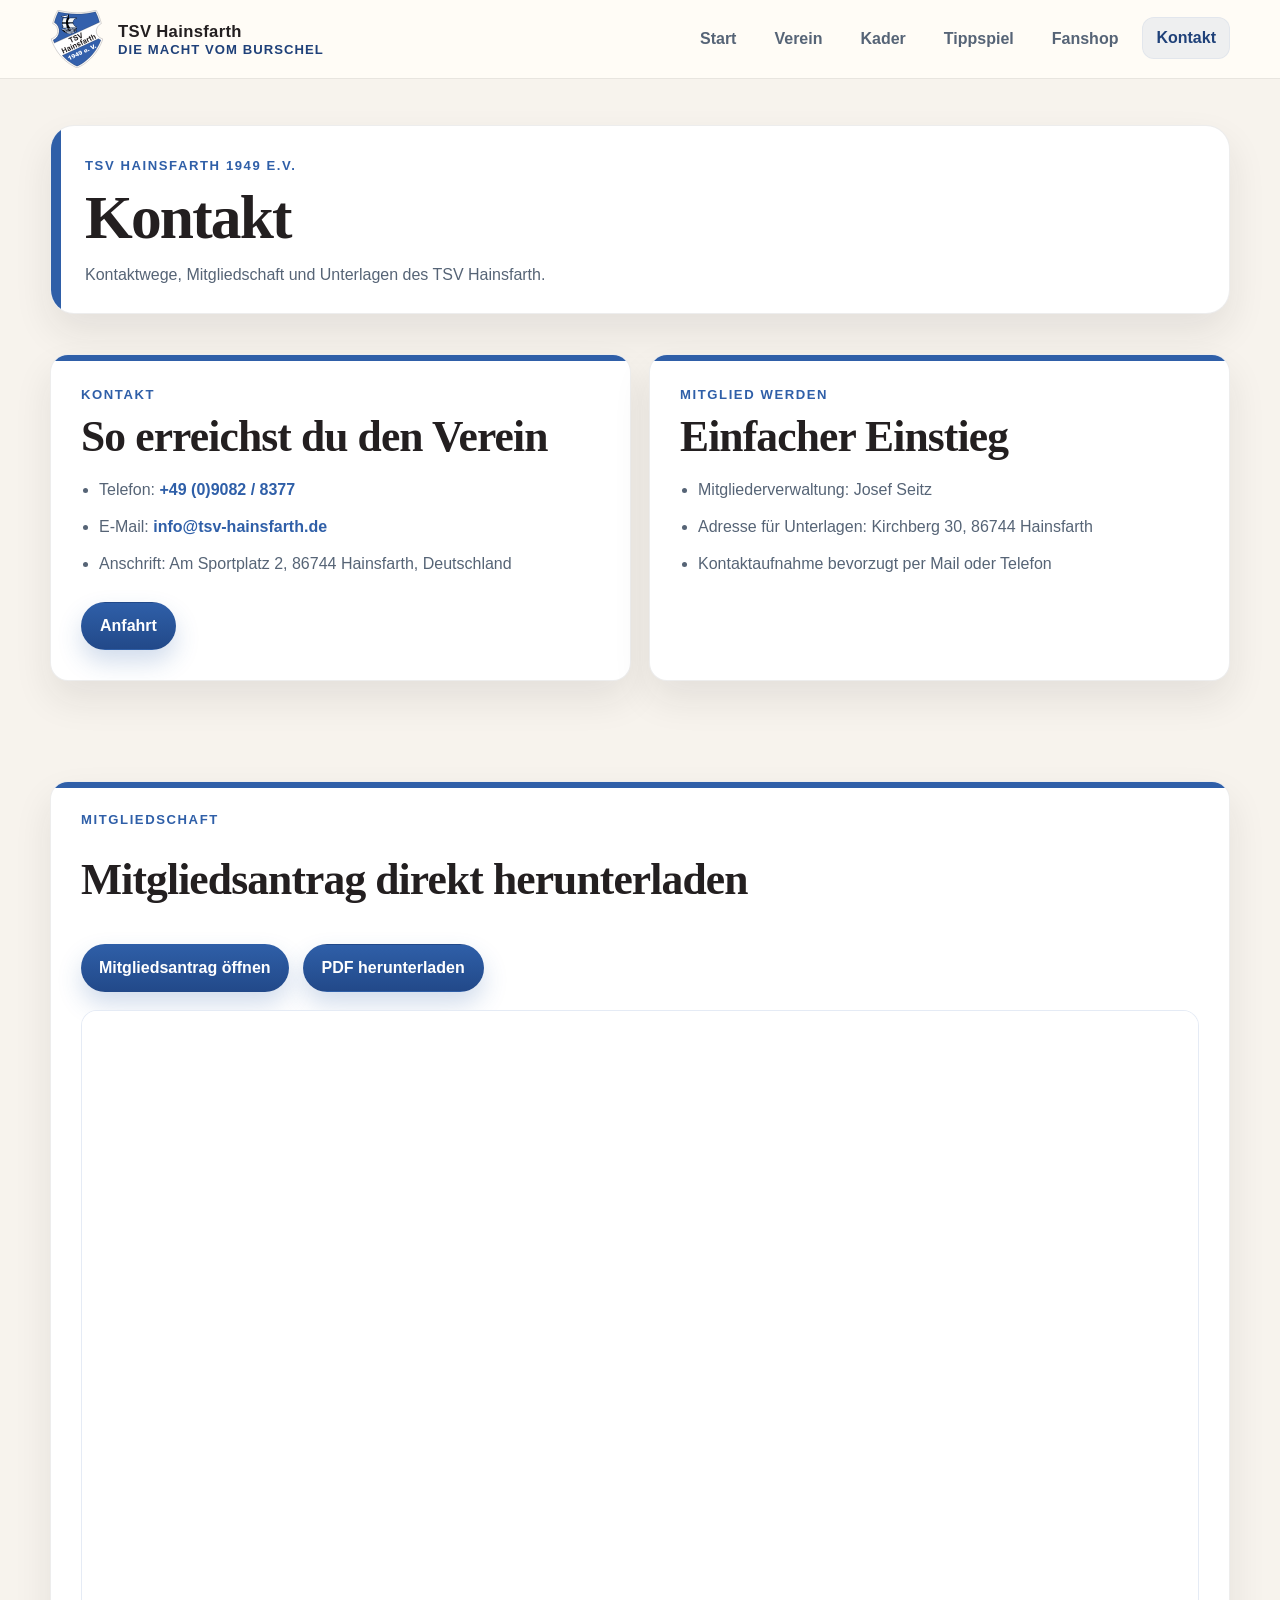
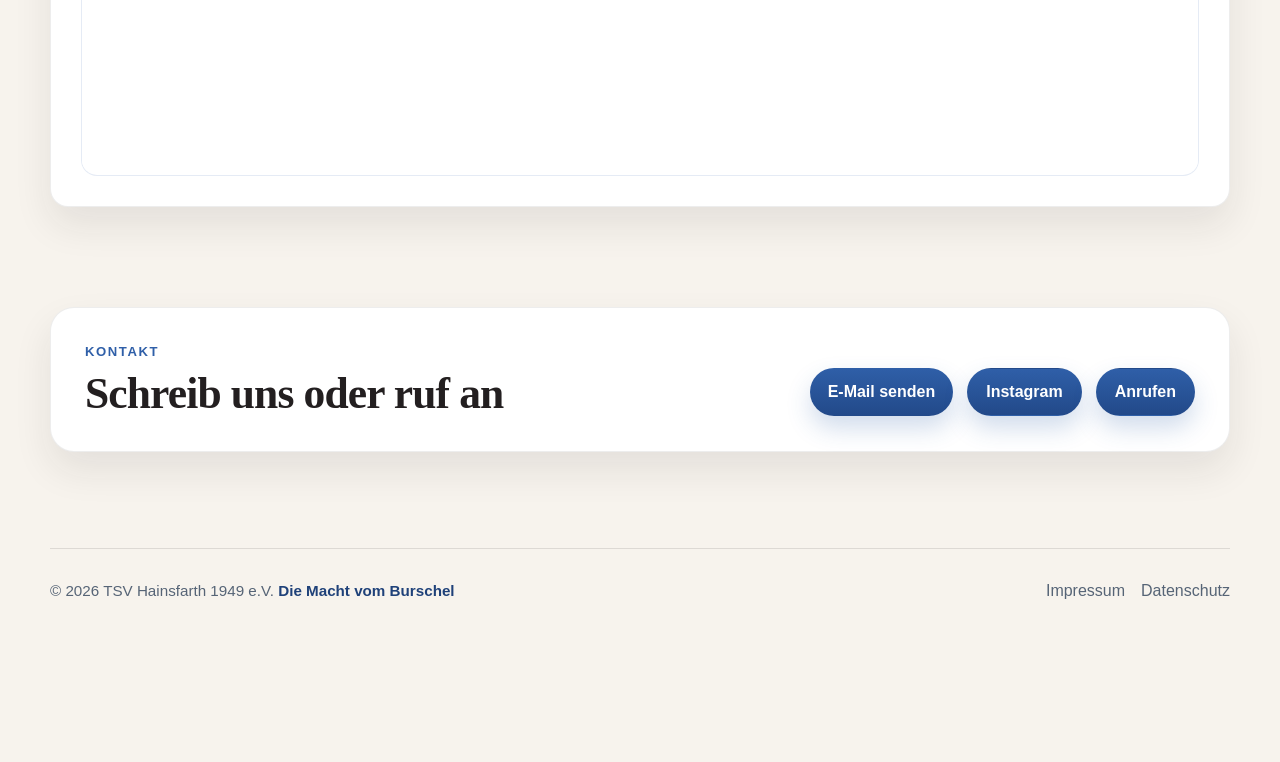
<file: kontakt.html>
<!DOCTYPE html>
<html lang="de">
<head>
  <meta charset="UTF-8">
  <meta name="viewport" content="width=device-width, initial-scale=1.0">
  <meta name="description" content="Kontakt, Mitgliedschaft und Ansprechpartner des TSV Hainsfarth 1949 e.V.">
  <meta http-equiv="Cache-Control" content="no-cache, no-store, must-revalidate">
  <meta http-equiv="Pragma" content="no-cache">
  <meta http-equiv="Expires" content="0">
  <title>TSV Hainsfarth | Kontakt</title>
  <link rel="stylesheet" href="styles.css?v=202607231905">
</head>
<body>
  <div class="site-shell">
    <header class="site-header">
      <div class="container header-inner">
        <a class="brand" href="index.html">
          <img class="brand-mark" src="logo-brand-2026.svg?v=20260622a" alt="Logo des TSV Hainsfarth">
          <span class="brand-copy">
            <strong>TSV Hainsfarth</strong>
            <span>Die Macht vom Burschel</span>
          </span>
        </a>
        <button class="nav-toggle" type="button" aria-label="Navigation öffnen" aria-expanded="false" data-nav-toggle>☰</button>
        <nav class="site-nav" aria-label="Hauptnavigation" data-nav>
          <a href="index.html">Start</a>
          <a href="verein.html">Verein</a>
          <a href="kader.html">Kader</a>
          <a href="tippspiel.html">Tippspiel</a>
          <a href="fanshop.html">Fanshop</a>
          <a href="kontakt.html" aria-current="page">Kontakt</a>
        </nav>
      </div>
    </header>

    <main>
      <section class="page-hero page-hero-compact">
        <div class="container">
          <div class="hero-card hero-card-compact">
            <div>
              <span class="eyebrow">TSV Hainsfarth 1949 e.V.</span>
              <h1>Kontakt</h1>
              <p class="lead">Kontaktwege, Mitgliedschaft und Unterlagen des TSV Hainsfarth.</p>
            </div>
          </div>
        </div>
      </section>

      <section class="section">
        <div class="container">
          <div class="contact-grid">
            <section class="panel">
              <span class="eyebrow">Kontakt</span>
              <h2>So erreichst du den Verein</h2>
              <ul class="list">
                <li>Telefon: <a class="text-link" href="tel:+4990828377">+49 (0)9082 / 8377</a></li>
                <li>E-Mail: <a class="text-link" href="mailto:info@tsv-hainsfarth.de">info@tsv-hainsfarth.de</a></li>
                <li>Anschrift: Am Sportplatz 2, 86744 Hainsfarth, Deutschland</li>
              </ul>
              <div class="hero-actions">
                <a class="button-secondary" href="https://www.google.com/maps/search/?api=1&query=Am+Sportplatz+2%2C+86744+Hainsfarth%2C+Deutschland" target="_blank" rel="noopener noreferrer">Anfahrt</a>
              </div>
            </section>

            <section class="panel">
              <span class="eyebrow">Mitglied werden</span>
              <h2>Einfacher Einstieg</h2>
              <ul class="list">
                <li>Mitgliederverwaltung: Josef Seitz</li>
                <li>Adresse für Unterlagen: Kirchberg 30, 86744 Hainsfarth</li>
                <li>Kontaktaufnahme bevorzugt per Mail oder Telefon</li>
              </ul>
            </section>
          </div>
        </div>
      </section>

      <section class="section">
        <div class="container">
          <div class="panel membership-panel">
            <span class="eyebrow">Mitgliedschaft</span>
            <h2>Mitgliedsantrag direkt herunterladen</h2>
            <div class="hero-actions">
              <a class="button" href="mitgliedsantrag.pdf" target="_blank" rel="noopener noreferrer">Mitgliedsantrag öffnen</a>
              <a class="button-secondary" href="mitgliedsantrag.pdf" download>PDF herunterladen</a>
            </div>
            <div class="pdf-frame">
              <iframe
                src="mitgliedsantrag.pdf"
                title="Mitgliedsantrag TSV Hainsfarth"
                loading="lazy">
              </iframe>
            </div>
          </div>
        </div>
      </section>

      <section class="section">
        <div class="container">
          <div class="cta-band">
            <div>
              <span class="eyebrow">Kontakt</span>
              <h2>Schreib uns oder ruf an</h2>
            </div>
            <div class="hero-actions">
              <a class="button" href="mailto:info@tsv-hainsfarth.de">E-Mail senden</a>
              <a class="button-secondary" href="https://www.instagram.com/tsv_hainsfarth/" target="_blank" rel="noopener noreferrer">Instagram</a>
              <a class="button-secondary" href="tel:+4990828377">Anrufen</a>
            </div>
          </div>
        </div>
      </section>
    </main>

    <footer class="site-footer">
      <div class="container footer-inner">
        <p class="footer-copy">© 2026 TSV Hainsfarth 1949 e.V. <strong>Die Macht vom Burschel</strong></p>
        <div class="footer-links">
          <a href="impressum.html">Impressum</a>
          <a href="datenschutz.html">Datenschutz</a>
        </div>
      </div>
    </footer>
  </div>
  <script src="script.js?v=202607221955"></script>
</body>
</html>
</file>
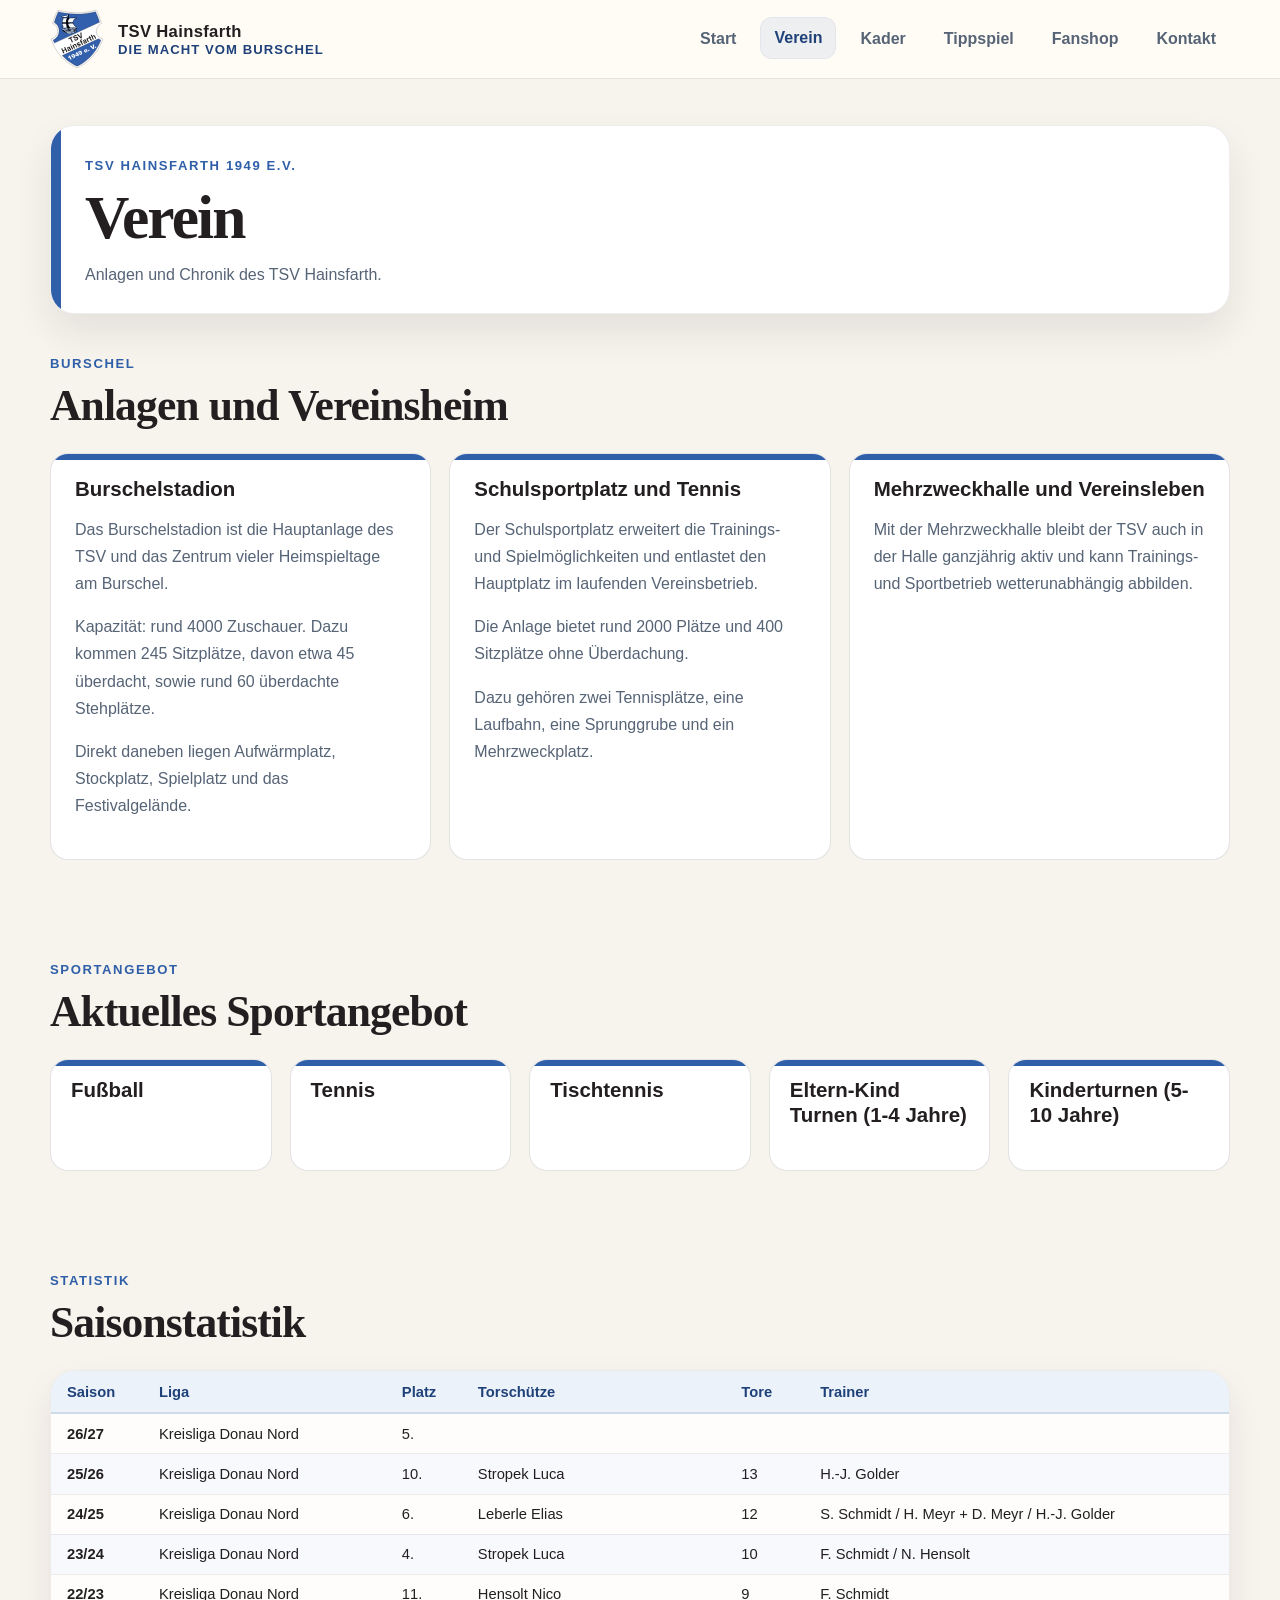
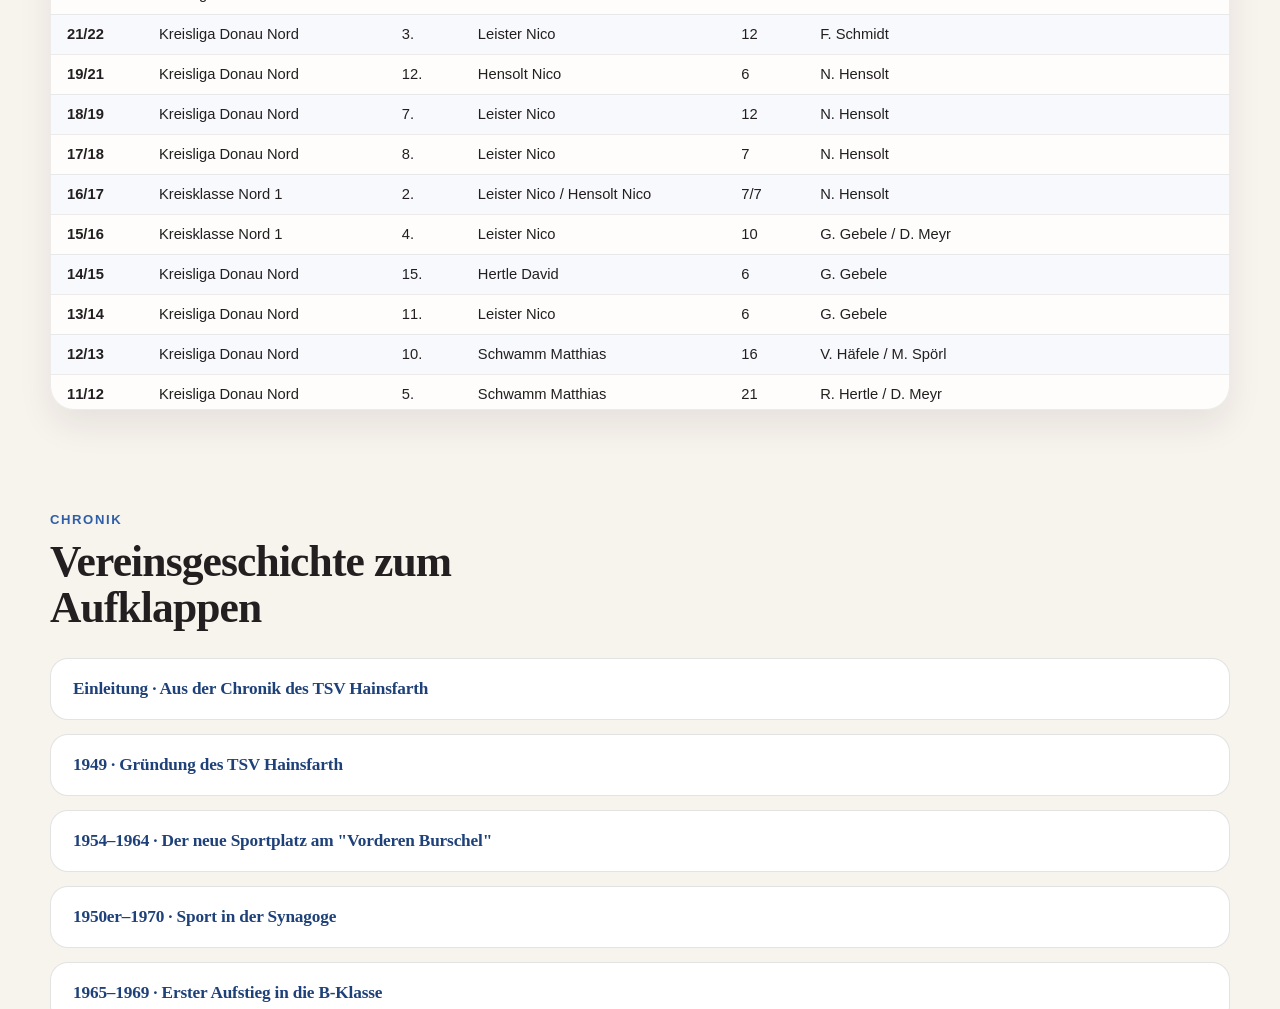
<file: sportangebot.html>
<!DOCTYPE html>
<html lang="de">
<head>
  <meta charset="UTF-8">
  <meta http-equiv="refresh" content="0; url=verein.html">
  <meta name="viewport" content="width=device-width, initial-scale=1.0">
  <title>TSV Hainsfarth | Sportangebot</title>
  <link rel="canonical" href="verein.html">
</head>
<body>
  <p>Weiterleitung zur Vereinsseite ... <a href="verein.html">Hier klicken</a>.</p>
</body>
</html>
</file>
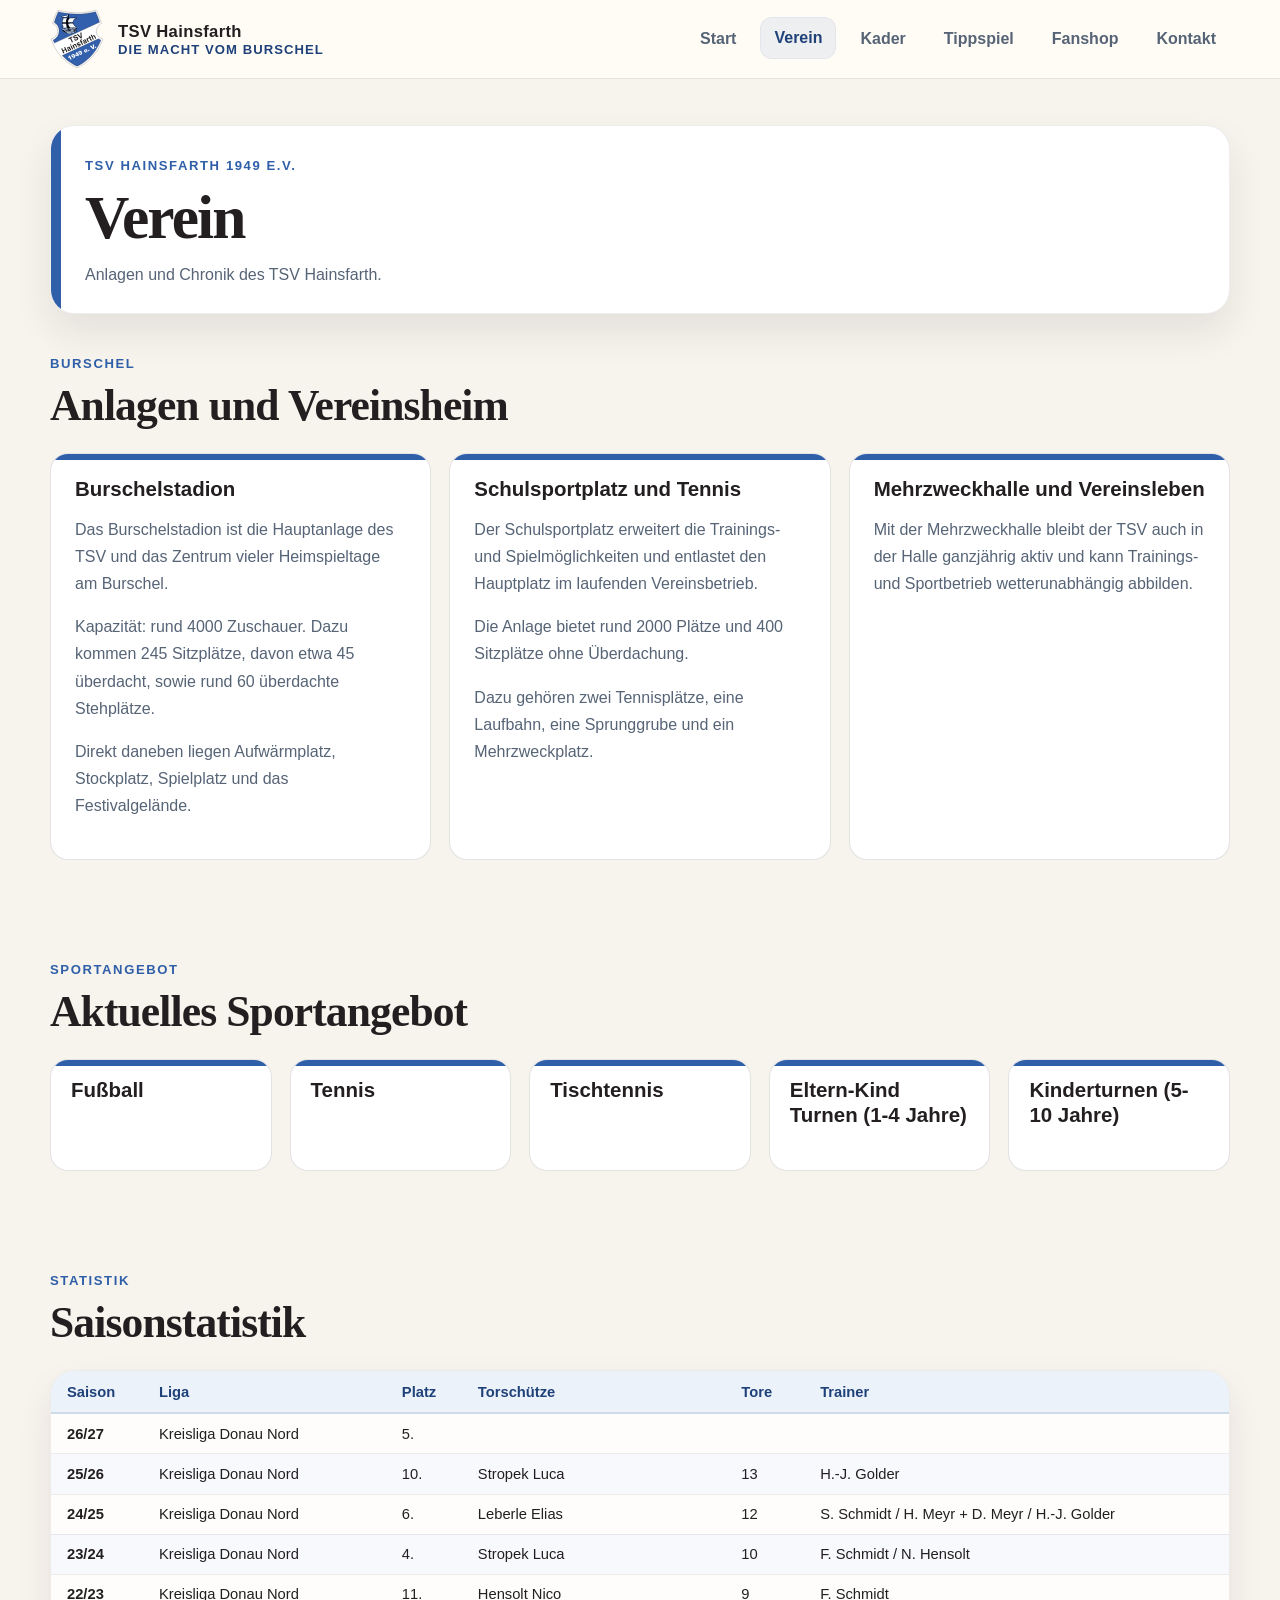
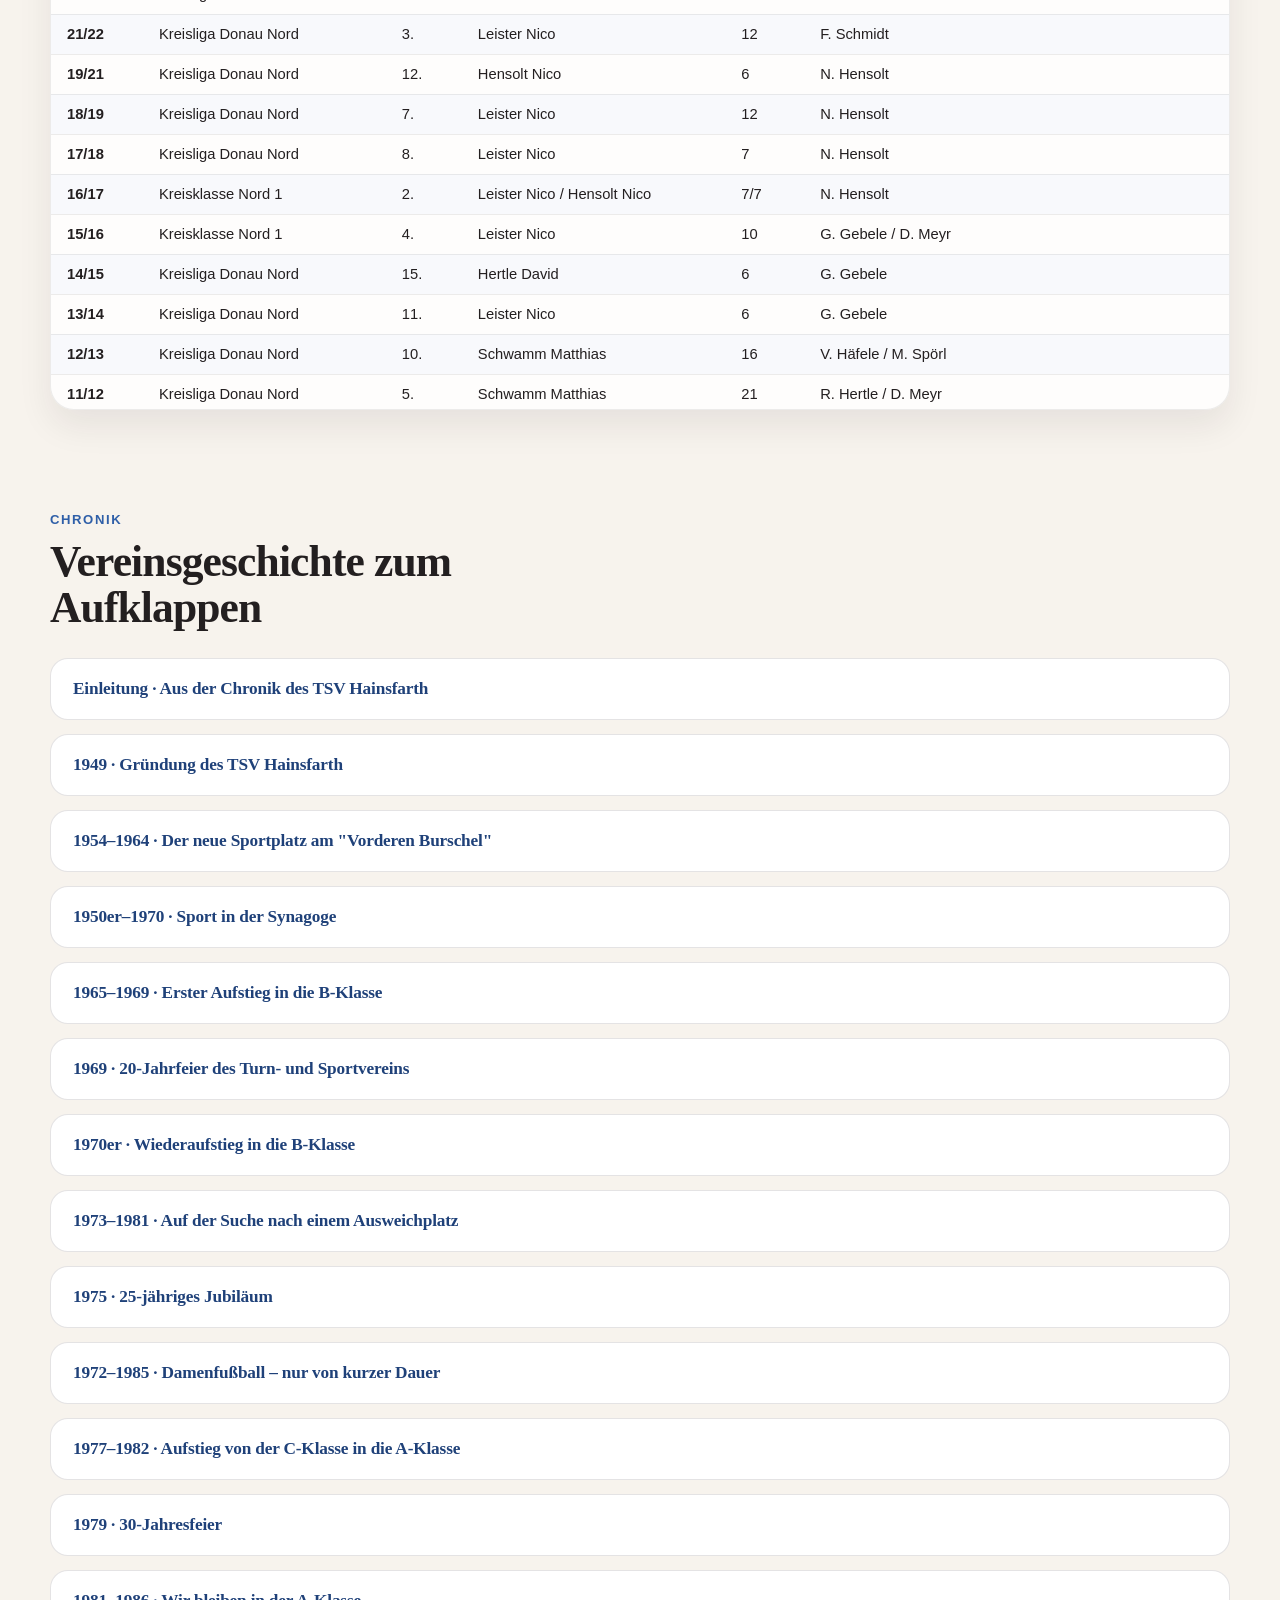
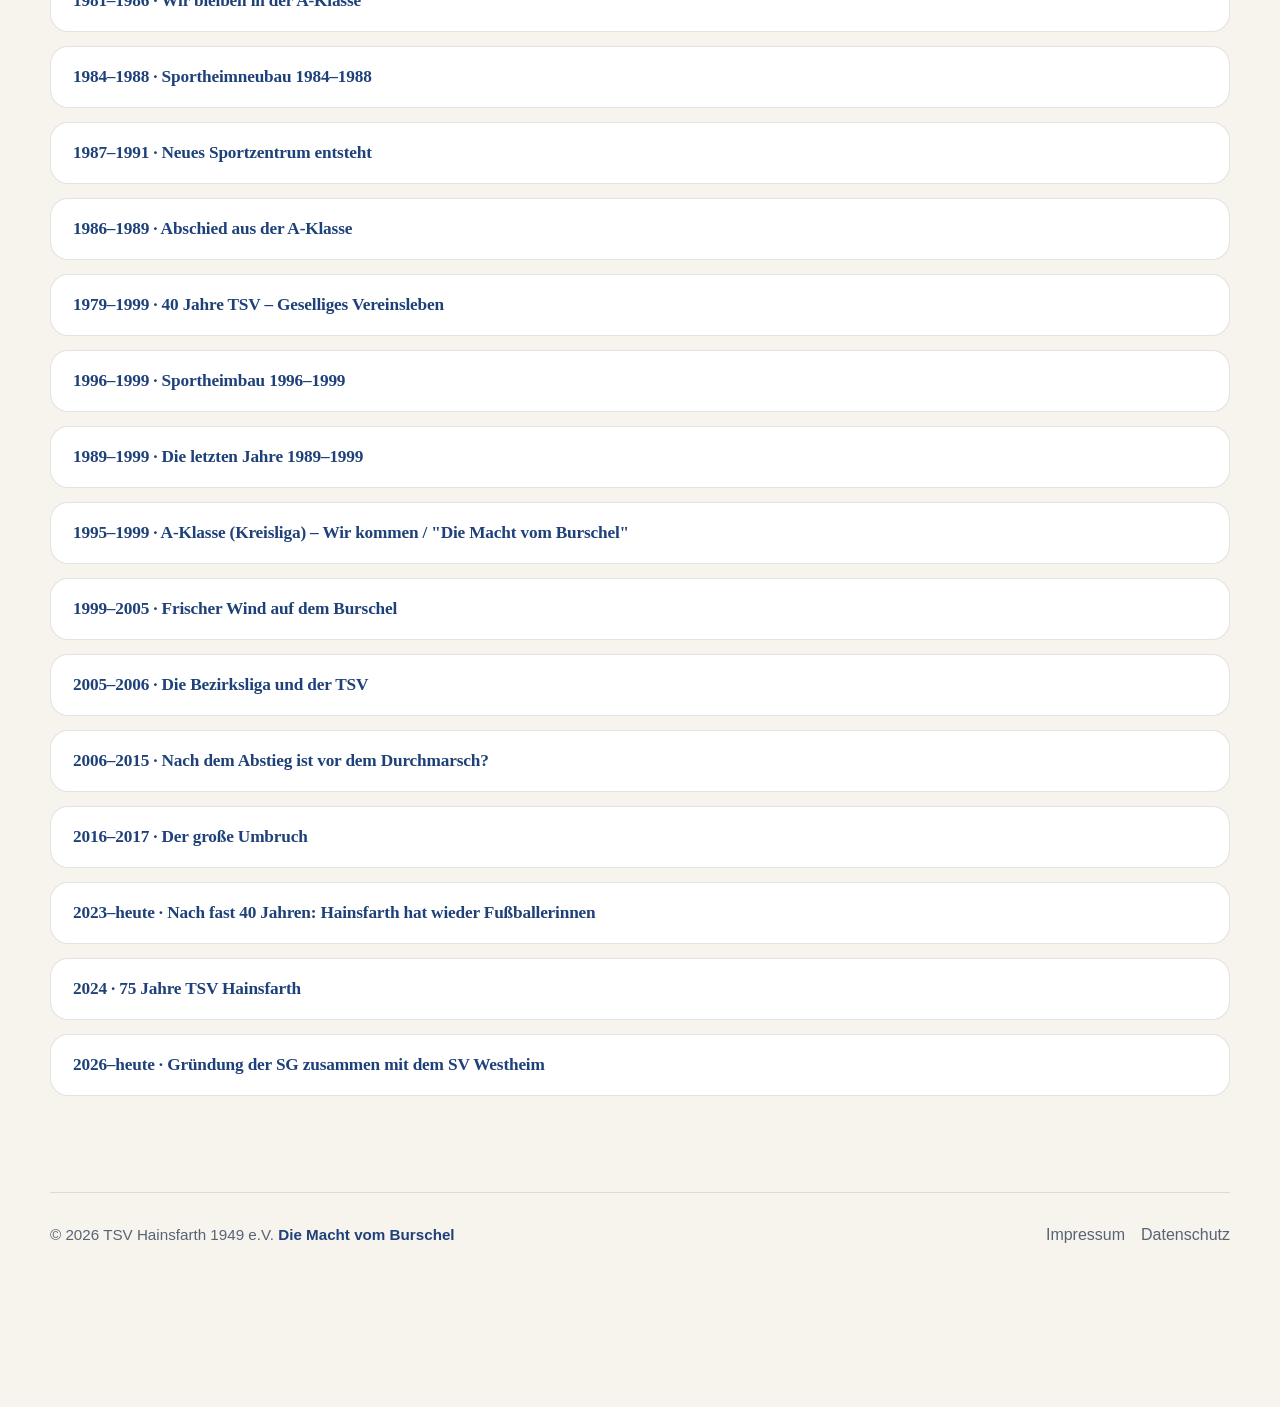
<file: verein.html>
<!DOCTYPE html>
<html lang="de">
<head>
  <meta charset="UTF-8">
  <meta name="viewport" content="width=device-width, initial-scale=1.0">
  <meta name="description" content="TSV Hainsfarth 1949 e.V. mit Vereinsprofil, Anlagen und Chronik.">
  <meta http-equiv="Cache-Control" content="no-cache, no-store, must-revalidate">
  <meta http-equiv="Pragma" content="no-cache">
  <meta http-equiv="Expires" content="0">
  <title>TSV Hainsfarth | Verein</title>
  <link rel="stylesheet" href="styles.css?v=202607231905">
</head>
<body>
  <div class="site-shell">
    <header class="site-header">
      <div class="container header-inner">
        <a class="brand" href="index.html">
          <img class="brand-mark" src="logo-brand-2026.svg?v=20260622a" alt="Logo des TSV Hainsfarth">
          <span class="brand-copy">
            <strong>TSV Hainsfarth</strong>
            <span>Die Macht vom Burschel</span>
          </span>
        </a>
        <button class="nav-toggle" type="button" aria-label="Navigation öffnen" aria-expanded="false" data-nav-toggle>☰</button>
        <nav class="site-nav" aria-label="Hauptnavigation" data-nav>
          <a href="index.html">Start</a>
          <a href="verein.html" aria-current="page">Verein</a>
          <a href="kader.html">Kader</a>
          <a href="tippspiel.html">Tippspiel</a>
          <a href="fanshop.html">Fanshop</a>
          <a href="kontakt.html">Kontakt</a>
        </nav>
      </div>
    </header>

    <main>
      <section class="page-hero page-hero-compact">
        <div class="container">
          <div class="hero-card hero-card-compact">
            <div>
              <span class="eyebrow">TSV Hainsfarth 1949 e.V.</span>
              <h1>Verein</h1>
              <p class="lead">Anlagen und Chronik des TSV Hainsfarth.</p>
            </div>
          </div>
        </div>
      </section>

      <section class="section" id="anlagen">
        <div class="container">
          <div class="section-head">
            <span class="eyebrow">Burschel</span>
            <h2>Anlagen und Vereinsheim</h2>
          </div>
          <div class="card-grid">
            <article class="card">
              <h3>Burschelstadion</h3>
              <p>
                Das Burschelstadion ist die Hauptanlage des TSV und das Zentrum vieler Heimspieltage am
                Burschel.
              </p>
              <p>
                Kapazität: rund 4000 Zuschauer. Dazu kommen 245 Sitzplätze, davon etwa 45 überdacht,
                sowie rund 60 überdachte Stehplätze.
              </p>
              <p>
                Direkt daneben liegen Aufwärmplatz, Stockplatz, Spielplatz und das Festivalgelände.
              </p>
            </article>
            <article class="card">
              <h3>Schulsportplatz und Tennis</h3>
              <p>
                Der Schulsportplatz erweitert die Trainings- und Spielmöglichkeiten und entlastet den
                Hauptplatz im laufenden Vereinsbetrieb.
              </p>
              <p>
                Die Anlage bietet rund 2000 Plätze und 400 Sitzplätze ohne Überdachung.
              </p>
              <p>
                Dazu gehören zwei Tennisplätze, eine Laufbahn, eine Sprunggrube und ein Mehrzweckplatz.
              </p>
            </article>
            <article class="card">
              <h3>Mehrzweckhalle und Vereinsleben</h3>
              <p>
                Mit der Mehrzweckhalle bleibt der TSV auch in der Halle ganzjährig aktiv und kann
                Trainings- und Sportbetrieb wetterunabhängig abbilden.
              </p>
            </article>
          </div>
        </div>
      </section>
      <section class="section" id="sportangebot">
        <div class="container">
          <div class="section-head">
            <span class="eyebrow">Sportangebot</span>
            <h2>Aktuelles Sportangebot</h2>
          </div>
          <div class="card-grid sport-offer-grid">
            <article class="card sport-offer-card">
              <h3>Fußball</h3>
            </article>
            <article class="card sport-offer-card">
              <h3>Tennis</h3>
            </article>
            <article class="card sport-offer-card">
              <h3>Tischtennis</h3>
            </article>
            <article class="card sport-offer-card">
              <h3>Eltern-Kind Turnen (1-4 Jahre)</h3>
            </article>
            <article class="card sport-offer-card">
              <h3>Kinderturnen (5-10 Jahre)</h3>
            </article>
          </div>
        </div>
      </section>

      <section class="section" id="statistik">
        <div class="container">
          <div class="section-head">
            <span class="eyebrow">Statistik</span>
            <h2>Saisonstatistik</h2>
          </div>

          <div class="stats-table-wrapper">
            <table class="stats-table">
              <thead>
                <tr>
                  <th>Saison</th>
                  <th>Liga</th>
                  <th>Platz</th>
                  <th>Torschütze</th>
                  <th>Tore</th>
                  <th>Trainer</th>
                </tr>
              </thead>
              <tbody>
                <tr><td>26/27</td><td>Kreisliga Donau Nord</td><td>5.</td><td></td><td></td><td></td></tr>
                <tr><td>25/26</td><td>Kreisliga Donau Nord</td><td>10.</td><td>Stropek Luca</td><td>13</td><td>H.-J. Golder</td></tr>
                <tr><td>24/25</td><td>Kreisliga Donau Nord</td><td>6.</td><td>Leberle Elias</td><td>12</td><td>S. Schmidt / H. Meyr + D. Meyr / H.-J. Golder</td></tr>
                <tr><td>23/24</td><td>Kreisliga Donau Nord</td><td>4.</td><td>Stropek Luca</td><td>10</td><td>F. Schmidt / N. Hensolt</td></tr>
                <tr><td>22/23</td><td>Kreisliga Donau Nord</td><td>11.</td><td>Hensolt Nico</td><td>9</td><td>F. Schmidt</td></tr>
                <tr><td>21/22</td><td>Kreisliga Donau Nord</td><td>3.</td><td>Leister Nico</td><td>12</td><td>F. Schmidt</td></tr>
                <tr><td>19/21</td><td>Kreisliga Donau Nord</td><td>12.</td><td>Hensolt Nico</td><td>6</td><td>N. Hensolt</td></tr>
                <tr><td>18/19</td><td>Kreisliga Donau Nord</td><td>7.</td><td>Leister Nico</td><td>12</td><td>N. Hensolt</td></tr>
                <tr><td>17/18</td><td>Kreisliga Donau Nord</td><td>8.</td><td>Leister Nico</td><td>7</td><td>N. Hensolt</td></tr>
                <tr><td>16/17</td><td>Kreisklasse Nord 1</td><td>2.</td><td>Leister Nico / Hensolt Nico</td><td>7/7</td><td>N. Hensolt</td></tr>
                <tr><td>15/16</td><td>Kreisklasse Nord 1</td><td>4.</td><td>Leister Nico</td><td>10</td><td>G. Gebele / D. Meyr</td></tr>
                <tr><td>14/15</td><td>Kreisliga Donau Nord</td><td>15.</td><td>Hertle David</td><td>6</td><td>G. Gebele</td></tr>
                <tr><td>13/14</td><td>Kreisliga Donau Nord</td><td>11.</td><td>Leister Nico</td><td>6</td><td>G. Gebele</td></tr>
                <tr><td>12/13</td><td>Kreisliga Donau Nord</td><td>10.</td><td>Schwamm Matthias</td><td>16</td><td>V. Häfele / M. Spörl</td></tr>
                <tr><td>11/12</td><td>Kreisliga Donau Nord</td><td>5.</td><td>Schwamm Matthias</td><td>21</td><td>R. Hertle / D. Meyr</td></tr>
                <tr><td>10/11</td><td>Kreisliga Donau Nord</td><td>2.</td><td>Hensolt Daniel</td><td>24</td><td>H.-J. Golder</td></tr>
                <tr><td>09/10</td><td>Kreisklasse Nord 1</td><td>2.</td><td>Hensolt Daniel</td><td>24</td><td>H.-J. Golder</td></tr>
                <tr><td>08/09</td><td>Kreisklasse Nord 1</td><td>7.</td><td>Seitz Michael</td><td>10</td><td>F. Walpertinger</td></tr>
                <tr><td>07/08</td><td>Kreisliga Donau Nord</td><td>14.</td><td>De Fazio Martin</td><td>10</td><td>T. Joas / F. Walpertinger</td></tr>
                <tr><td>06/07</td><td>Kreisliga Donau Nord</td><td>6.</td><td>De Fazio Martin</td><td>32</td><td>T. Joas</td></tr>
                <tr><td>05/06</td><td>Bezirksliga Schwaben Nord</td><td>15.</td><td>De Fazio Martin</td><td>20</td><td>J. Kornmann / R. Hertle + D. Eckstein / B. Hoffmann</td></tr>
                <tr><td>04/05</td><td>Kreisliga Donau Nord</td><td>1.</td><td>Rojas Marcelo</td><td>16</td><td>J. Kornmann</td></tr>
                <tr><td>03/04</td><td>Kreisliga Donau Nord</td><td>4.</td><td>Rojas Marcelo</td><td>19</td><td>P. Dworschak</td></tr>
                <tr><td>02/03</td><td>Kreisliga Donau Nord</td><td>6.</td><td>Dworschak Peter</td><td>13</td><td>P. Dworschak</td></tr>
                <tr><td>01/02</td><td>Kreisliga Donau Nord</td><td>6.</td><td>Dworschak Peter</td><td>14</td><td>P. Dworschak</td></tr>
                <tr><td>00/01</td><td>Kreisliga Donau Nord</td><td>11.</td><td>Dworschak Peter</td><td>18</td><td>P. Dworschak</td></tr>
                <tr><td>99/00</td><td>Kreisliga Donau Nord</td><td>7.</td><td>Taglieber Bernd</td><td>17</td><td>P. Dworschak</td></tr>
                <tr><td>98/99</td><td>Kreisliga Donau Nord</td><td>5.</td><td>Taglieber Bernd</td><td>20</td><td>R. Hertle</td></tr>
                <tr><td>97/98</td><td>A-Klasse</td><td>11.</td><td>Taglieber Bernd</td><td>11</td><td>R. Kohnheiser / R. Hertle</td></tr>
                <tr><td>96/97</td><td>A-Klasse</td><td>7.</td><td>Taglieber Bernd</td><td>11</td><td>R. Kohnheiser</td></tr>
                <tr><td>95/96</td><td>B-Klasse</td><td>1.</td><td>Taglieber Bernd</td><td>18</td><td>R. Kohnheiser</td></tr>
                <tr><td>94/95</td><td>B-Klasse</td><td>8.</td><td>Fackler Ralph / Mebert Günter</td><td>10/10</td><td>A. Haller / G. Beck / G. Mebert</td></tr>
                <tr><td>93/94</td><td>B-Klasse</td><td>2.</td><td>Beck Gerhard</td><td>14</td><td>E. Baumgärtner</td></tr>
                <tr><td>92/93</td><td>B-Klasse</td><td>8.</td><td>Beck Gerhard</td><td>11</td><td>E. Baumgärtner</td></tr>
                <tr><td>91/92</td><td>B-Klasse</td><td>4.</td><td>Mebert Günter</td><td>11</td><td>E. Baumgärtner</td></tr>
                <tr><td>90/91</td><td>B-Klasse</td><td>3.</td><td>Beck Gerhard</td><td>23</td><td>G. Wiedemann</td></tr>
                <tr><td>89/90</td><td>B-Klasse</td><td>3.</td><td>Beck Gerhard</td><td>26</td><td>G. Wiedemann</td></tr>
              </tbody>
            </table>
          </div>
        </div>
      </section>

      <section class="section" id="geschichte">
        <div class="container">
          <div class="section-head">
            <span class="eyebrow">Chronik</span>
            <h2>Vereinsgeschichte zum Aufklappen</h2>
          </div>

          <div class="chronicle-copy chronicle-longform">
            <details class="legal-accordion chronicle-accordion">
              <summary>Einleitung · Aus der Chronik des TSV Hainsfarth</summary>
              <p>Als sich 1949 junge sportbegeisterte Hainsfarther im Gasthaus Rummel trafen, um ihren Turn- und Sportverein zu gründen, lag eine schwere Zeit hinter ihnen. Der zweite Weltkrieg war erst vier Jahre vorüber, die Bombenangriffe auf die Nachbarstadt Oettingen und die Schrecken des Krieges waren noch vielen in schlimmer Erinnerung. Das tägliche Leben war geprägt von materieller Not. Viele Heimatvertriebene mußten integriert und es mußte körperlich hart gearbeitet werde. Durch die Einführung der D-Mark kam das Wirtschaftsleben langsam wieder in Schwung und die amerikanischen Besatzungsmacht gestattete nach und nach politische, sowie gesellschaftliche Aktivität. Nur wenn mach diesen Hintergrund beachtet, kann man die Vereinsgeschichte des TSV richtig würdigen und einstufen.</p>
            </details>

            <details class="legal-accordion chronicle-accordion">
              <summary>1949 · Gründung des TSV Hainsfarth</summary>
              <p>Eine Gruppe um den damaligen Bürgermeister Josef Großhauser, Lehrer Adolf Thum und Emil Dantonello ließ über die damals übliche Art der Bekanntmachung durch den Gemeindediener Josef Kohnle "Ausschellen", daß sportbegeisterte Bürger in das Gasthaus Rummel zur Gründung eines Sportvereines geladen sind. Schon bei dieser allerersten Versammlung fanden sich 44 Bürger bereit, beizutreten und den Verein zu gründen. Als erstes Mitglied ist der damalige Bürgermeister Josef Großhauser eingetragen.</p>
              <p>So wurde am 22. März 1949 der Turn- und Sportverein Hainsfarth gegründet.</p>
              <p>Schon am nächsten Tag, den 23. März 1949, wurde die Anmeldung beim Bayerischen Landessportverband in München getätigt. In dieser Mitteilung heißt es unter anderem: "Zur weiteren Information sei Ihnen mitgeteilt, daß in die Vorstandschaft des Vereines folgende Herren anläßlich der Gründungsversammlung am 22.03.1949 gewählt wurden:</p>
              <p>Vorstand: Josef Strauß Stellv. - Vorstand: Adolf Thum - Kassier: Josef Hauber - Schriftführer: Oswald Losert</p>
              <p>Das Vereinslokal befindet sich im Gasthaus der Frau Georgine Rummel. Alle bei der Gründungsversammlung anwesenden Sportfreunde haben eine Beitrittserklärung unterschrieben, so daß unser Sportverein mit 44 Mitgliedern ins Laben gerufen wurde. Davon haben alle Mitglieder das 14. Lebensjahr erreicht." Amtlich wurde dies am 10. Mai 1949 vom Bayerischen Landessportverband München bestätigt und der Turn- und Sportverein Hainsfarth unter der Nr. 23338 registriert.</p>
              <p>Am 16. März 1950 erhielt der Verein eine Satzung. In der Präambel zum Protokoll Nr. 01 - der Gründungsversammlung - schreibt Schriftführer Oswald Losert: "...seit bestehen der Landjugendgruppe Hainsfarth hat sich in unserer Gemeinde eine sich dauernd steigernde Sportbegeisterung gezeigt. Durch diesen Verein erkannte man deutlich, daß unsere Jugend auf der Suche nach Bahnen ist, welche zu frohen, gesellig-sportlichen Spielen führen. Gleich, ob Flüchtlinge oder Einheimische, alle zeigen sie das Bestreben, ihre Freizeit durch kameradschaftliches Beisammensein auszufüllen und draußen auf freiem Felde durch sportliche Wettbewerbe und Spiele ihr Können sich gegenseitig darzutun..." Bemerkenswert zum Gründungsprotokoll ist, daß am gleichen Abend die Sparten Bodenturnen, Faustball, Fußball, Leichtathletik, Schwimmen und Tischtennis installiert wurden.</p>
              <p>Ebenso wurde der bereits vorhandene - den Normmaßen entsprechende - Sportplatz am "Hinteren Burschel" für alle Ballspiele gegen eine jährliche Pachtgebühr von 1 DM von der Gemeinde Hainsfarth angemietet. Interessant sind auch die damaligen Mitgliedsbeiträge, die monatilich einkassiert wurden:</p>
              <p>10-14 Jahre 10 Pfennige / 14-18 Jahre 30 Pfennige / über 18 Jahre 50 Pfennige</p>
              <p>("...bei Mitgliedern, die nicht in der Lage sind zum Zeitpunkt der Einhebung sofort zu bezahlen, kann dieser gestundet werden...")</p>
              <p>Im Tätigkeitsbericht zur Generalversammlung vom 19. April 1950 sind bereits 206 Mitglieder aufgeführt, die sich auf die einzelnen Sparten so verteilt:</p>
              <p>Fußball 81 / Faustball 20 / Leichtathletik 49 / Schwimmen 7 / Tischtennis 49</p>
              <p>Dadurch, daß Bürgermeister Josef Großhauser und der Gemeindesekretär Oswald Losert äußerst positiv dem Sport zugetan waren, wurde schnellstmöglich das vorhandene Spielfeld am "Hinteren Burschel" wettspieltauglich gemacht.</p>
              <div class="chronicle-gallery">
                <figure class="chronicle-figure">
                  <img src="images/chronik/altes-burschelstadion.jpg" alt="Das alte Burschelstadion mit Umkleidehäuschen">
                  <figcaption>Das alte Burschelstadion mit Umkleidehäuschen</figcaption>
                </figure>
                <figure class="chronicle-figure">
                  <img src="images/chronik/freundschaftsspiel-phoenix-nuernberg-1949.jpg" alt="Freundschaftsspiel TSV Hainsfarth - Phoenix Nürnberg (1949)">
                  <figcaption>Freundschaftsspiel TSV Hainsfarth - Phoenix Nürnberg (1949)</figcaption>
                </figure>
              </div>
              <p>Bereits im April 1950 wurde ein gewisser Herr Dietrich als Spielertrainer verpflichtet und der sportliche Erfolg stellte sich, bedingt auch durch den Zugang der Megesheimer Spieler (der Verein hatte sich 1951 aufgelöst), bald ein. Ungeschlagen wurde die Mannschaft in der Saison 1952/53 Meister der C-Klasse. Dieselbe Elf konnte auch 1953/54 ihren Titel wiederholen, da die Vereinsführung jeweils aus finanziellen Gründen auf den Aufstieg in die B-Klasse verzichtete.</p>
              <div class="chronicle-gallery">
                <figure class="chronicle-figure">
                  <img src="images/chronik/chronik3.jpg" alt="Zeitungsbericht zur Meisterschaft 1952/53">
                  <figcaption>Zeitungsbericht zur Meisterschaft 1952/53</figcaption>
                </figure>
                <figure class="chronicle-figure">
                  <img src="images/chronik/chronik4.jpg" alt="Die Hainsfarther Meisterelf">
                  <figcaption>Die Hainsfarther Meisterelf</figcaption>
                </figure>
              </div>
            </details>

            <details class="legal-accordion chronicle-accordion">
              <summary>1954–1964 · Der neue Sportplatz am "Vorderen Burschel"</summary>
              <p>Im Rahmen der Flurbereinigung 1954/56 wurde am "Vorderen Burschel" ein neues Sportgelände dem TSV zugewiesen, das wesentlich näher am Ortsbereich lag als der Sportplatz am "Hinteren Burschel". Über das neue Übungsgelände berichtet die Rieser Nachrichten folgendes: "Das Grundstück liegt ebenfalls am "Burschel", aber nur noch rund sechshundert Meter in südöstlicher Richtung vom Ort entfernt. Das Sportgelände umfaßt 1,2711 Hektar. Früher wurden dort Burschelsteine gebrochen. Systematisch wurde in den vergangenen Jahren damit begonnen, die Fläche als Spielfeld herzurichten. Dazu waren große Erdbewegungen notwendig; besonders im Süden das Platzes mußte sehr viel Erdreich aufgeschüttet werden". Im Pachtvertrag mit der Gemeinde Hainsfarth wird das ca. 12000 qm große Areal dem Sportverein für eine jährliche Pachtgebühr von 10 DM überlassen. Großen Anteil an der Neugestaltung dieses Sportgeländes hatte der damalige 1. Vorstand Georg Seefried der in der schwierigsten Zeit unseres Vereins 1959 die Leitung des von der Auflösung bedrohten Vereins übernahm und unseren TSV in den folgenden Jahren wieder finanziell und sportlich nach vorne brachte.</p>
              <p>Daß die Einweihungsfeier des neuen Sportgeländes am 16. August 1964 überaus gelungen war, belegen die rund 400 Autos und über 1500 Besucher, die im Protokoll extra vermerkt worden waren.</p>
              <div class="chronicle-gallery chronicle-gallery-anniversary">
                <figure class="chronicle-figure">
                  <img src="images/chronik/chronik5.jpg" alt="Zeitungsbericht zur Einweihung des neuen Sportplatzes">
                  <figcaption>Zeitungsbericht zur Einweihung des neuen Sportplatzes</figcaption>
                </figure>
                <figure class="chronicle-figure">
                  <img src="images/chronik/chronik7.jpg" alt="Festumzug anlässlich der Sportplatzeinweihung">
                  <figcaption>Festumzug anlässlich der Sportplatzeinweihung</figcaption>
                </figure>
                <figure class="chronicle-figure">
                  <img src="images/chronik/chronik8.jpg" alt="Pfarrer Weber weiht das neue Übungsgelände ein">
                  <figcaption>Pfarrer Weber weiht das neue Übungsgelände ein</figcaption>
                </figure>
                <figure class="chronicle-figure">
                  <img src="images/chronik/chronik6.jpg" alt="Süd-Ost-Ansicht des alten Clubhauses">
                  <figcaption>Süd-Ost-Ansicht des alten Clubhauses</figcaption>
                </figure>
              </div>
              <p>Das neue Sporthaus, das als "massive Umkleidekabine" bezeichnet worden war, war für die damaligen Verhältnisse, obwohl kein Strom und Wasseranschluß vorhanden war, auf dem modernsten Stand, denn es hatte einen eigenen Duschraum. Aber das Duschwasser mußte in Tankfässern nach oben gefahren und in Wasserbehälter im Dachraum umgefüllt werden. Erst dann war Körperhygiene möglich.</p>
              <p>1970 erfolgte der lang ersehnte Anschluß an die Rieswasserversorgung und ein Jahr später, also 1971, wurde von der Rummelsburg aus der Stromanschluß hergestellt. 1972 konnte somit elektrische Heizkörper installiert werden, ebenso ein Druckkessel mit 300 Liter Kapazität. Somit konnten auch die ersten Flutlichtmasten auf dem Hauptplatz 1971 installiert werden. Auch die herrlich gelegene Sommernachtsfestplatzecke wurde 1973 mit Strom versorgt, so daß dort Laternenpfähle gesetzt werden konnten. Alle diese Arbeiten wurden natürlich in Eigenleistung durchgeführt.</p>
            </details>

            <details class="legal-accordion chronicle-accordion">
              <summary>1950er–1970 · Sport in der Synagoge</summary>
              <p>Vielen Hainsfarthern ist sicherlich nicht mehr bekannt, daß die Vorstandschaft schon seit 1950 versucht hatte, eine eigene Turnhalle für ihre Sportler zu finden. In Verhandlungen mit den Vertretern der amerikanischen Besatzungsmacht wurde deutlich, daß die damals leerstehende Synagoge "für den Zwecke eines Turnvereines durchaus geeignet scheinen". Das Bauobjekt wurde dem damaligen Vorstand Strauß zum einmaligen Preis von 8000 DM angeboten. Der Kauf scheiterte wahrscheinlich an der dünnen Finanzdecke des Vereins. Totzdem fand die Synagoge mit der Raiffeisenvertretung Hainsfarth einen neuen Besitzer. Am 26. März 1955 wurde von der Vorstandschaft des Turn- und Sportvereins Hainsfarth an die Raiffeisenkasse ein Antrag zur Nutzung der ehemaligen Synagoge als Übungsraum gestellt. Bereits im April 1955 wurde diesem Ansuchen von seiten der Bank stattgegeben, wie folgende Zeilen aus dem Schreiben vom 24. April 1955 belegen: "....sie genehmigt in stets widerruflicher Weise Ihr Ansuchen. Das Sauberhalten, Reinemachen u. Herrichten des benötigten oberen Raumes, bleibt Sache des Sportvereins. Für Einrichtung elektrischer Beleuchtung u. Festsetzung einer kleinen Benützungsgebühr des besagten Raumes, wäre noch eine spezielle Aussprache mit der Vorstandschaft bzw. dem Vorsteher erforderlich."</p>
              <p>Nach dieser Klärung des Nutzungsrechts wurde von den Sportlern eine solide Holzdecke eingezogen und in den 50iger Jahren wurde dort im Winter vorwiegend das Fußballtraining abgehalten.</p>
              <p>Nachdem zu Beginn der "Sechziger" die Evangelische Kirchengemeinde Oettingen den Gebäudekomplex erworben hatte, wurde auch von den diesem neuen Träger die Benutzung des oberen Stockwerkes erlaubt. Ab 1965 fand in diesem "Übungsraum" während der Wintermonate des Fußballtrainings statt. Zum Duschen ging man in die Grundschule. 1970 wurde dem TSV von der evangelischen Kirche ein Kaufangebot unterbreitet, aber wie schon in den Jahren vorher scheiterte eine mögliche Übernahme an den geringen Finanzmitteln des Vereins.</p>
              <p>Erst als der Schulzweckverband Oettingen eine Dreifachturnhalle erstellen ließ, erhielten auch die Hainsfarther Kicker Trainingsstunden zugeteilt, so daß man nun im optimalen Räumen üben konnte. Die beste Lösung ergab sich aber erst mit der Fertigstellung der neune Mehrzweckhalle 1985 in Hainsfarth.</p>
            </details>

            <details class="legal-accordion chronicle-accordion">
              <summary>1965–1969 · Erster Aufstieg in die B-Klasse</summary>
              <p>Dank dieser vorzüglichen Anlage am "Vorderen Burschel" blieben die sportlichen Erfolge nicht aus. Der Gewinn des Scheiblepokals 1965 im Endspiel gegen Mönchsdeggingen durch das goldene Tor von G. Ruppert war nach Jahren der Erfolglosigkeit wieder ein Schritt aus der Talsohle. Nach langer Zeit in der C-Klasse, in der man überwiegend nur mittlere oder noch schlechtere Plazierungen hinnehmen mußte, gelang 1967/68 der große Wurf. Das Team um C. Breznik wurde Vizemeister in der C-Klasse und zum ersten Mal in der Vereinsgeschichte stieg der TSV Hainsfarth in die B-Klasse auf.</p>
              <p>In der 30iger Festschrift steht hierzu: "Es war vor allem der Verdienst unseres Spieler und Trainers Carlo Breznik aus Maribor in Jugoslawien, ....und außerdem haben auch einige Spielerpersönlichkeiten zu diesem Erfolg aus der Nachbargemeinde Steinhart, vor allem Torwart Schwarzländer, beigetragen." Leider stieg die Mannschaft nach einem Jahr B-Klasse wieder ab.</p>
              <div class="chronicle-gallery">
                <figure class="chronicle-figure">
                  <img src="images/chronik/chronik10.jpg" alt="1:0 Sieg im Scheible-Pokal gegen Mönchsdeggingen">
                  <figcaption>1:0 Sieg im Scheible-Pokal gegen Mönchsdeggingen</figcaption>
                </figure>
                <figure class="chronicle-figure">
                  <img src="images/chronik/chronik9.jpg" alt="Spielertrainer C. Breznik">
                  <figcaption>Spielertrainer C. Breznik</figcaption>
                </figure>
              </div>
            </details>

            <details class="legal-accordion chronicle-accordion">
              <summary>1969 · 20-Jahrfeier des Turn- und Sportvereins</summary>
              <p>Nachdem das zehnte "Geburtstagsfest" des TSV 1959 nicht abgehalten worden war, es waren zu diesem Zeitpunkt nur noch 17 Fußballer als Mitglieder im Verein eingetragen, war die 20-Jahrfeier vom 24. Bis 26. Mai 1969 eine willkommen Gelegenheit, sich als intakter, wachsender Verein zu repräsentieren. Schirmherr dieser Feier war der damalige Bürgermeister und große Förderer Josef Großhauser, der unter den Gästen den späteren bayerischen Wirtschaftsminister Anton Jaumann, den langjährigen Orstgeistlichen Josef Weber, sowie den Notar Dr. Thalhofer begrüßen konnte. Das damalige Werbespiel gewann die Jugend des 1. FC Nürnberg gegen die Jugendlichen vom SSV Dillingen. An allen drei Festtagen unterhielt die Tanzkapelle Klier aus Gunzenhausen die zahlreichen Besucher.</p>
              <div class="chronicle-gallery">
                <figure class="chronicle-figure">
                  <img src="images/chronik/chronik11.jpg" alt="20-Jahrfeier im Festzelt">
                  <figcaption>20-Jahrfeier im Festzelt</figcaption>
                </figure>
                <figure class="chronicle-figure">
                  <img src="images/chronik/chronik12.jpg" alt="Jubiläumsabend mit Gästen und Vereinsfreunden">
                  <figcaption>Jubiläumsabend mit Gästen und Vereinsfreunden</figcaption>
                </figure>
              </div>
            </details>

            <details class="legal-accordion chronicle-accordion">
              <summary>1970er · Wiederaufstieg in die B-Klasse</summary>
              <p>Nach dem Abstieg baute man in den nächsten Jahren verstärkt Jugendspieler ein, die unter dem Trainergespann Keller Erhard / Taglieber Manfred zu einer homogenen Einheit zusammenwuchsen. 1973/74 wurde man zum dritten Mal Meister, aber zum Leidwesen aller Verantwortlichen stieg man wiederum nach nur einem Jahr B-Klassenzugehörigkeit ab.</p>
              <p>Da der direkte Aufstieg im Folgejahr nicht realisiert werden konnte, fiel das Team immer mehr auseinander und der Tiefpunkt wurde in der 1976/77 mit dem vorletzten Platz in der C-Klasse II erreicht.</p>
              <div class="chronicle-gallery">
                <figure class="chronicle-figure">
                  <img src="images/chronik/chronik13.jpg" alt="Mannschaft bei der Meisterschaft 1973/74">
                  <figcaption>Mannschaft bei der Meisterschaft 1973/74</figcaption>
                </figure>
              </div>
            </details>

            <details class="legal-accordion chronicle-accordion">
              <summary>1973–1981 · Auf der Suche nach einem Ausweichplatz</summary>
              <p>Schon frühzeitig stellte sich heraus, daß ein Rasenplatz für Punktspielbetrieb und Trainingszwecke zu wenig ist. Der damalige 1. Vorstand Oswald Losert stellte treffend fest: "Der große Spielbetrieb hatte in den letzten Jahren das Spielfeld stark strapaziert. Außer großen Unebenheiten war auch von der Grasnarbe nicht mehr viel zu sehen." Mit dem Beginn des Ausbaus eins Ausweich- bzw. Trainingsplatzes wurde 1973 unmittelbar an der Südseite des Hauptfeldes begonnen. Hierzu mußten wiederum große Erdbewegungen durchgeführt werden, um ein einigermaßen brauchbares Trainingsgelände entstehen lassen zu können.</p>
              <p>Bis der Hauptplatz wieder bespielbar war, wurden auf der Wiese von Herrn Wiedemann, in der Nähe der alten Kläranlage, Punktspiele ausgetragen. Nach Ablauf des Pachtvertrages wurden ab 1974 die Wisengrundstücke von Herrn M. Engelhardt und Herrn A. Mayer an der Kreisstraße nach Oettingen nahe des Bahndammes als Fußballplatz für Wettkampf- und Trainingsspiele benutzt. Höhepunkt der Sportplatzmisere war das Auswichen der Fußballer in der Saison 1981 nach Auhausen, da der Ausweichplatz am Burschel nicht die erforderlichen Normmaße aufwies und das eigentliche Sportstadion den Belastungen von acht Mannschaften nicht mehr gewachsen war.</p>
            </details>

            <details class="legal-accordion chronicle-accordion">
              <summary>1975 · 25-jähriges Jubiläum</summary>
              <p>Diese Jubiläum sollte eigentlich 1974 stattfinden, aber "wegen notwendiger Sportplatzmodernisierung", wie es in den Rieser Nachrichten stand, fand diese Veranstaltung ein Jahr später vom 20. bis 22. Juni 1975 zusammen mit dem Soldaten- und Veteranenverein am Burschel statt. Weiter kann man lesen:</p>
              <p>"Mit etwas Verzögerung, jedoch nicht unbegründet, wird das 25jährige Bestehen gefeiert: Das Sportgelände wurde inzwischen neu gestaltet, der Rasen neu eingesät, eine elektrische Leitung zugelegt, und eine Platzbeleuchtung installiert, vom Hochbehälter der Bayerischen Riesgruppe wurde eine Wasserleitung verlegt, ein Ausweichplatz planiert und das Sportheim einer Renovierung unterzogen."</p>
              <div class="chronicle-gallery">
                <figure class="chronicle-figure">
                  <img src="images/chronik/chronik14.jpg" alt="Festprogramm zum 25-jährigen Gründungsfest 1975">
                  <figcaption>Festprogramm zum 25-jährigen Gründungsfest 1975</figcaption>
                </figure>
              </div>
            </details>

            <details class="legal-accordion chronicle-accordion">
              <summary>1972–1985 · Damenfußball – nur von kurzer Dauer</summary>
              <p>Auch das knappe Sportplatzangebot konnte unsere fußballbesgeisterten Damen nicht daran hindern, ab 1972 dem runden Leder nachzujagen. In den Anfangsjahren wurden unter der Leitung von Herrn Rudolf Seifert Freundschaftsspiele gegen benachbarte Damenteams auszutragen. So endete einer der ersten Vergleiche 1972 gegen den SC Wallerstein 1:1.</p>
              <p>In der Saison 1979/80 wurde zum ersten Mal an der Punktrunde teilgenommen. Hier belegte man als Neuling einen beachtlichen 5. Rang unter acht Teams. Der damalige 1. Vorstand O. Losert schrieb in der Festschrift 1979: "Sie (=Damenmannschaft) ist zu einem nicht mehr wegzudenkenden Bestandteil unseres Vereins geworden, hat neue Freunde für den Verein gewonnen und neuen Schwung und Farbe hineingetragen."</p>
              <p>Leider musste das Damenteam bereits 1985 wegen Spielermangel das Damenteam von der Punktrunde wieder abgemeldet werden und seither ruht in diesem Bereich jede Aktivität.</p>
              <div class="chronicle-gallery">
                <figure class="chronicle-figure">
                  <img src="images/chronik/chronik15.jpg" alt="Damenmannschaft des TSV Hainsfarth">
                  <figcaption>Damenmannschaft des TSV Hainsfarth</figcaption>
                </figure>
              </div>
            </details>

            <details class="legal-accordion chronicle-accordion">
              <summary>1977–1982 · Aufstieg von der C-Klasse in die A-Klasse</summary>
              <p>Betrachtet man zurückblickend die Jahre 1977 bis 1982, so war die Verpflichtung des Oettinger Fußballtrainers Hans Reichert ein wahrer Glücksgriff für den Verein. Die Herausforderung das Unmögliche, nämlich in Hainsfarth etwas verändern zu können, und die damaligen erfolgreichen, ehrgeizigen A-Jugendspieler dürften die beiden Hauptmotive für die Übernahme des Traineramtes während der Winterpause 1977 gewesen sein.</p>
              <p>Sein Einstand mit dem vorletzten Platz in der C-Klasse war zwar wenig gelungen, aber der Oettinger plante bereits damals für die nächsten Jahre. Im Training legte er größten Wert auf körperliche Fitness, Ausdauer und Schnelligkeit. Seine Waldläufe rund um den Burschel, in das "Kach", und ausgedehnte Fahrradtouren sind noch vielen in guter Erinnerung. Der akribischen Arbeitsweise von Herrn Reichert, der über jedes Spiel, über jeden Spieler genau Buch führte, war es zu verdanken, dass man bereits ein Jahr später in der Saison 1977/78 Meister der C-Klasse II wurde und somit zum dritten Male in die B-Klasse aufstieg. Mit 38:14 Punkten, die sich aus 16 Siegen, 6 Unentschieden und nur 4 Niederlagen zusammensetzte, wurden die Hainsfarther sensationell Erster. Der 1. Vorstand E. Penka sprach damlas vom "Hainsfarther Fußballwunder".</p>
              <p>Wichtigste Aufgabe für die kommenden Jahre war es, sich in der B-Klasse halten zu können. Dank seiner kontinuierlichen Aufbauarbeit konnte sich zum ersten Mal in der Vereinsgeschichte eine Fußballmannschaft in der B-Klasse behaupten und die 1. Mannschaft belegte in den beiden folgenden Jahren jeweils einen beachtlichen 9. Platz. Die Fußballer hatten sich tatsächlich in der spielstarken Nordgruppe etabliert; die Hainsfarther waren wieder jemand auf dem Spielfeld. Im vierten "Reichertjahr" sollte der zweite Teil des Fußballmärchens wahr werden: der Aufstieg in die A-Klasse. Mit 22:4 Punkten war die Truppe aus dem Nordries souverän Herbstmeister geworden und am Ende einer spannenden Saison wurde man mit 31:11 Punkten Meister. Wer erinnert sich noch an das dramatische Spiel in Fremdingen am letzten Spieltag? Die Ausgangslage war klar: Ein Punktgewinn würde die Meisterschaft vor dem Mitkonkurrenten Mönchsdeggingen bedeuten. Nach 74 Minuten lagen unsere Fußballer hoffnungslos mit 3:0 zurück, aber ein verwandelter Foulelfmeter T. Mebert zwei Minuten vor Schluss brachte noch den Ausgleich. Die Spieler vom "Burschel" waren zum ersten Mal B-Klassenmeister geworden und durften somit in die A-Klasse aufsteigen. Ein Traum war Wirklichkeit geworden.</p>
            </details>

            <details class="legal-accordion chronicle-accordion">
              <summary>1979 · 30-Jahresfeier</summary>
              <p>Wer kennt das Heimobild des TSV? Sicherlich wissen nur wenige, dass extra zum "Dreißiger" von K.-H. Uhl, das Heimoemblem entwofen wurde, das auch die damalige Festbühne zierte. Schirmherr der Veranstaltung vom 20. bis 23. Juli 1979 war Staatsminister Anton Jaumann. Die Original Ochsenfurter Blaskapelle brachte am Samstag die notwendige Stimmung in des vollbesetzte Festzelt, während die "Hit-Collection" zur Siegerehrung des Pokalturniers am Sonntag aufspielten. Im Werbespiel trat Hainsfarth I gegen den FC Pflaumloch I an.</p>
            </details>

            <details class="legal-accordion chronicle-accordion">
              <summary>1981–1986 · Wir bleiben in der A-Klasse</summary>
              <p>Das erste Jahr in der A-Klasse 1981/82 war überaus dramatisch, denn in der Vorrunde wurde kein einziger Punkt am "Burschel" geholt. Erst in den letzten beiden Spielen konnte die Klassenzugehörigkeit mit einem 11. Platz gesichert werden. Der Jubel bei der Vorstandschaft, Fußballfans und beim Trainer war verständlicherweise riesengroß. Hans Reichert hatte mit seinen "Buben" innerhalb von fünf Jahren den Sprung von der C-Klasse in die A-Klasse geschafft.</p>
              <p>Die nächsten vier Jahre spielte das mittlerweile gereifte Team unter den Dieter Hagen und Woldemar Ortelli in der A-Klasse Nord eine hervorragende Rolle. Beide Fußballlehrer legten Wert darauf, das athletische Team zu einer spielerischen Einheit zu formen. Die 1. Mannschaft war immer im Vorderfeld dieser Klasse zu finden und verzeichnete in der Punktrunde 1986 mit dem 3 Platz ihr bestens Ergebnis während ihrer A-Klassenzugehörigkeit.</p>
            </details>

            <details class="legal-accordion chronicle-accordion">
              <summary>1984–1988 · Sportheimneubau 1984–1988</summary>
              <p>Als "wagemutigen und teuersten Höhepunkt der fast 40jährigen Vereinsgeschichte" bezeichnetet Erwin Penka, der Vorsitzende des TSV Hainsfarth, den Bau des Vereinsheims. 425 000 Mark habe die Gesamtanlage gekostet. Penka brachte bei einer kleinen Feierstunde seinen Dank an alle Helfer zum Ausdruck. In Anwesenheit von Hainsfarths Bürgermeister Max Engelhardt und zahlreichen Gemeinderäten spendeten die Geistlichen beider Konfessionen, Hans Keitel und Thomas Gensberger, den Segen der Kirche. Pfarrer Keitel schloss mit den Worten: "Lass unser ganzes Leben ein faires Spiel sein." Bürgermeister Max Engelhardt erklärte, dass der gewährte Zuschuss von 60 000 Mark gut aufgehoben sei. Die Gemeinde könne sich nicht in noch höherem Maße finanziell engagieren, da ein weiteres Großprojekt, nämlich ein Sportplatz an der Schule, mit Kosten von rund einer Million Mark zu finanzieren sei.</p>
              <p>Am 20.11.1988 wurde dann das neue TSV-Heim auch in Anwesenheit von dem damaligen Landrat Braun offiziell der Öffentlichkeit vorgestellt. Das Erdgeschoss mit den Umkleide- und Duschräumen weist eine Größe von 108 qm auf, während der Dachraum als Vereinsgaststätte und Versammlungsraum mit 69 qm rund 70 Besuchern platz bietet. Mehr als 3500 Arbeitsstunden wurden von aktiven und passiven Vereinsmitgliedern abgeleistet. Glück hatte der Sportverein auch mit seinen Wirten. Seit der Einweihung sind die Eheleute Marianne und Michael Ohmüller, unterstützt von Ihrem Schwiegersohn Winfried Gugg, die guten Geister im TSV Sportheim am Burschel. Sie Sorgen für einen reibungslosen Betriebsablauf und eine angenehmen Aufenthalt bei allen Veranstaltungen des Vereins.</p>
            </details>

            <details class="legal-accordion chronicle-accordion">
              <summary>1987–1991 · Neues Sportzentrum entsteht</summary>
              <p>Aus den oben erwähnten Gründen versuchte die Vorstandschaft immer wieder in Zusammenarbeit mit der Gemeinde eine neue Sportanlage, da am Burschel eine Erweiterung in unmittelbarer Nähe nicht mehr möglich war. Mit dem Bau der Mehrzweckhalle und ihrer Fertigstellung im Jahre 1985 ergab sich nun die Möglichkeit, ein großzügigeres Sportgelände im Nahbereich der Turnhalle zu erstellen. So wurde 1987/88 mit der Planung der Außenanlagen begonnen und am 15. Juni 1991 konnte die gesamte Schul- und Freizeitsportanlage eingeweiht werden. Zu dem 900 000 Mark-Projekt gehören ein Rasenplatz, zwei Tennisplätze, eine Laufbahn, ein Hartplatz, ein Kinderspielplatz und ein großer Parkplatz. Somit stehen dean Aktiven des TSV zwei schön gelegene "Fußballstadien", das "Burschelstadion" und das "Stadion an der Mehrzweckhalle", mit nunmehr drei Rasenplätzen zur Verfügung, die bei 8 aktiven Teams auch absolut nötig sind.</p>
            </details>

            <details class="legal-accordion chronicle-accordion">
              <summary>1986–1989 · Abschied aus der A-Klasse</summary>
              <p>Die Saison 1986/87 endete mit dem überraschenden Abstieg in die B-Klasse. Der neue Mann im Traineramt Herr Zengerle versuchte fest eingespielte Mannschaftsblöcke auf vielen Positionen zu verändern, ließ aber nach der Vorrunde eine motivationslose, verunsicherte Truppe auf dem vorletzten Tabellenplatz nach seiner Entlassung zurück. Trotz einer gelungenen Rückrunde unter dem zurückgekehrten "Nothelfer" Woldemar Ortelli musste die Elf mit dem 14. Platz absteigen.</p>
              <p>Mit Günther Wiedemann kam 1987 wieder ein ruhiger, motivtionsstarker Fußballfachmann nach Hainsfarth, der es verstand, die verunsicherte Crew wieder aufzurichten. Begeisterung, Trainingseifer und Freude am Spiel brachten 1988/89 jeweils den dritten Rang ein, wobei jeweils nur knapp der Wiederaufstieg verpasst wurde.</p>
            </details>

            <details class="legal-accordion chronicle-accordion">
              <summary>1979–1999 · 40 Jahre TSV – Geselliges Vereinsleben</summary>
              <p>Was wäre ein Verein ohne gesellige und kameradschaftliche Veranstaltungen? Schon früh erkannte die Vorstandschaft, dass nicht nur Sport und Wettkampf, sondern auch Feste, Feiern, Feten, Ausflüge, fröhliche Zusammenkünfte… für ein Vereinsleben wichtig sind. Zu Beginn der 50iger Jahren richtete der TSV Faschingsumzüge aus, die durch das Dorf führten. Auch Tanzveranstaltungen in den Gastwirtschaften "Willi Kunder" oder Kappenabende beim "Rummel Ludwig" waren stets feste Termine im Sportkalender. Auch der Brauch "des Maibaumaufstellens" wurde vom Sportverein zusammen mit dem Gesangsverein Ende der "Fünfziger" übernommen. Sehr aktiv war in der Anfangszeit die Theatergruppe, die auch in anderen Riesgemeinden wie Alerheim oder Heuberg auftratt.</p>
              <p>Das erste Sommernachtsfest fand 1969 als "Open-Air-Veranstaltung" mit Lagerfeuer am neuen Sportgelände im Schatten der hohen Jurakalkfelsen statt. Herr Ulrich beschreibt diesen Platz so: "Eine große Tanzfläche mit Steinplatten, ein romantische Beleuchtung und eine gute Bewirtung… bietet dieses schöne Fleckchen Erde." Dieses Sommerfest im Juli/August feiert bereits ein über 30jähriges Bestehen und fasziniert bis heute immer wieder alle Hainsfarther, wenn das Wetter entsprechend passt. Wer erinnert sich noch an den ersten Ausflug? Dieser führte 1965 über Solnhofen in das Altmühltal nach Weltenburg. Diese mehrtägigen Reisen in die nähere oder weitere Umgebung, seien dies Heidelberg, der Bodensee, Oberrodach, Hüttenabende in den Alpen oder das Salzkammergut gewesen, wurden bisher jedes Jahr unternommen und vertiefen die Kameradschaft zwischen Jung und Alt. Seitdem die Mehrzweckhalle zur Verfügung steht, werden Kinderfaschingsfeiern, Plattenparties und Rocknächte vom TSV ausgerichtet.</p>
            </details>

            <details class="legal-accordion chronicle-accordion">
              <summary>1996–1999 · Sportheimbau 1996–1999</summary>
              <p>Im Sommer 1993 wurde beim Landratsamt Donauwörth eine Anfrage "Sportheimerweiterungsbau" eingereicht. Nach positiver Rückantwort, Klärung der Zuschussfragen, Zustimmung der Generalversammlung wurden die Pläne endgültig 1996 im Frühjahr 1996 eingereicht. Der Anbau mit einer Länge von 9,50 Metern sollte eine Doppelgarage für die Unterbringung der Arbeitsgeräte und Fahrzeuge, sowie eine Vergrößerung der Umkleideräume im Erdgeschoss ermöglichen. Im Dachgeschoss können nun 120 Gäste bewirtet werden. Die Rohbaumaßnahmen wurden im Mai 1998 abgeschlossen; der Innenausbau erfolgte 1998. Rechtzeitig zum Jubiläumsfest war auch die Außenanlagen des 220 000 DM Projektes fertig und das TSV-Wappen an der Nordgiebelseite aufgemalt. Das gesamte Vereinsheim bietet nun allen Sportlern und Besuchern die besten Voraussetzungen, sich dort oben "am Burschel" wohl zu fühlen.</p>
            </details>

            <details class="legal-accordion chronicle-accordion">
              <summary>1989–1999 · Die letzten Jahre 1989–1999</summary>
              <p>Im dritten Jahr unter der Leitung von Günther Wiedemann war große Begeisterung am Burschel angesagt. Mit jungen Nachwuchskräften und älteren Leistungsträgern wurde in der B-Klasse immer vorne mitgespielt. Günther Wiedemann hat es verstanden, fälligen Generationswechsel zu vollziehen. Wer erinnert sich noch an den 06.09.1989?</p>
              <p>Das seinerzeit erhoffte Ziel, der Aufstieg in die A-Klasse, passend zum 40jährigen Vereinsjubiläum, blieb uns leider versagt. Nach einer starken Rückrunde konnten wir punktgleich mit Wechingen einen beachtlichen 2. Platz erreichen.</p>
              <p>Durch ein klassisches Eigentor wurde das Entscheidungsspiel um den Aufstieg in der A-Klasse zugunsten von Wechingen entschieden. Im darauf folgenden Jahr unter der Leitung von Günther Wiedemann, konnte man einen respektablen 3. Tabellenplatz erringen.</p>
              <p>Nach vier Jahren guter Vorarbeit seines Vorgängers konnte der neue Trainer Ernst Baumgärtner in der Saison 1991/92 eine intakte Mannschaft übernehmen. Mit neuen taktischen Varianten ist es ihm gelungen, das spielerische Niveau in der B-Klasse zu erhalten. Seine kontinuierlichen Arbeitsweise spiegelten sich in den Tabellenplätzen vier und acht in den Jahren 1991/92 - 1992/93 wieder. In der Spielzeit 1992/93 gelang unserer Reservemannschaft in überzeugender Manier mit einem Punktverhältnis von 44:4, den Meistertitel zu gewinnen. Zum Aufstieg in die A-Klasse hat es auch 1993/94 nach dem Erreichen des zweiten Platzes nicht gereicht. Im Relegationsspiel gegen Höchstädt wurde es versäumt, in der regulären Spielzeit alles klarzumachen. Nach einem überzeugenden Spiel unsererseits wurde das Elfmeterschießen mit 2:4 verloren. Doch das Ziel, der Wiederaufstieg in die A-Klasse, wurde nicht aus den Augen verloren.</p>
              <p>Mit wenig Fortune war die Verpflichtung des Wemdinger Trainers Alfred Haller im Jahre 1994/95 verbunden. Mit viel Engagement und Ehrgeiz wurde am Ziel Wiederaufstieg gearbeitet. Unglücklicherweise zog sich unser Trainer bereits in der Vorrunde einen Kreuzbandabriss zu, so dass eine krankheitsbedingte Abwesenheit unumgänglich war. In beiderseitigem Einvernehmen wurde die Trennung vollzogen. Um diese Lücke zu schließen, erklären sich die Spieler Gerhard Beck und Günter Mebert bereit, die Verantwortung zu übernehmen.</p>
            </details>

            <details class="legal-accordion chronicle-accordion">
              <summary>1995–1999 · A-Klasse (Kreisliga) – Wir kommen / "Die Macht vom Burschel"</summary>
              <p>Für die Saison 1995/96 konnte mit Rainer Konheiser ein bereits sehr erfolgreicher Trainer gewonnen werden. Mit der Rückkehr von Bernd Taglieber vom TSV Nördlingen wurde die Mannschaft verstärkt. Ein Ruck ging durch die Mannschaft - die Zeit war reif für den Wiederaufstieg. Das Gefüge zwischen Trainer, Mannschaft und Vereinsführung war intakt.</p>
              <p>Rainer Konheiser verstand es, seine Erfahrung und seine Zielsetzung auf die Mannschaft zu übertragen. Nach Erreichen der Herbstmeisterschaft, die erst am letzen Spieltag von der Vorrunde durch einen Heimsieg gegen Löpsingen (4:1) errungen wurde, ging ein zusätzlicher Motivatiosschub durch die Mannschaft. Die von Trainer Konheiser geforderte offensive Spielweise setzte sich erfolgreich in der Rückrunde durch. Mit 67 Punkten und 61:28 Toren wurde souverän die Meisterschaft und damit der langersehnte Aufstieg in die A-Klasse gefeiert.</p>
              <p>Die erste Saison in der A-Klasse war von großer Aufstiegeuphorie geprägt. Als Neuling wurde unter der Regie von R. Kohnheiser stets in der vorderen Tabellenhälfte mitgespielt. Deshalb war es auch sehr erfreulich, dass die Spielzeit 1996/97 mit einem siebten Platz beendet wurde.</p>
              <p>Die darauf folgende Saison 1997/98 gestaltete sich weitaus schwieriger. Nach dem ersten Jahr des "gegenseitigen Kennenlernens" wurden wir von unseren Gegnern doch ernster genommen. Das zweite Jahr ist ja bekanntlich auch das schwierigste Jahr. Nach einem schlechten Start wurden mehrere Wochen der letzte Tabellenplatz eingenommen. Die Stimmung in der Mannschaft verschlechterte sich von Woche zu Woche. Ein Umschwung kehrte Ende Oktober mit der Verpflichtung des neuen Trainers, dem Hainsfarther "Urgestein" Rudi Hertle, ein. Mit ihm war sofort ein neues Vertrauen, eine neue Begeisterung vorhanden. Als Abschluss wurde noch ein passabler 11. Tabellenplatz erreicht, welcher noch als Erfolg bewertet werden darf.</p>
            </details>

            <details class="legal-accordion chronicle-accordion">
              <summary>1999–2005 · Frischer Wind auf dem Burschel</summary>
              <p>Mit dem Spielertrainer Peter Dworschak kam 1999/2000 frischer Wind auf den Burschel. Er verstand es sofort die Spieler zu motivieren und Ihnen ein Vorbild zu sein. Auf dem Platz und auch außerhalb des Platzes ging er immer vorne weg und gab allen Spielern mit seiner verbindlichen und offenen Art die Richtung an. Er verstand es über 5 Spieljahre hinweg die Mannschaft im Mittelfeld der Kreisliga zu etablieren und zugleich als Toptorjäger zu glänzen. Auf eigenen Wunsch hat er nach diesen erfolgreichen 5 Jahren den TSV verlassen, um heimatnah einen neuen Trainerjob zu übernehmen.</p>
              <p>Mit Saisonbeginn 2004/05 konnten wir mit Jürgen Kornmann einen erfahrenen Trainer für uns gewinnen. Sehr schnell gelang es ihm vom Spielfeldrand auf die Spieler positiv einzuwirken und Vertrauen zu gewinnen. Sehr beliebt war sein abwechslungsreiches Training, verbunden mit neuen Ideen und viel Euphorie, sodass die Trainingsbegeisterung von Woche zu Woche stieg. Letztendlich war dies ausschlaggebend für eine Topkondition und ein ausgeprägtes taktisches Verhalten. Nach einer guten Vorrunde belegten wir einen dritten Platz und konnten schon ein bisschen von der Meisterschaft oder Vizemeisterschaft träumen. Nach einer grandiosen Rückrunde und als beste Auswärtsmannschaft der Liga konnte punktgenau zur 1200-Jahr-Feier das gefeiert werden, was sich der TSV und die ganze Gemeinde erhofft hatte: die Meisterschaft in der Kreisliga Nord I verbunden mit dem Aufstieg in die Bezirksliga Nord.</p>
              <div class="chronicle-gallery">
                <figure class="chronicle-figure">
                  <img src="images/chronik/meistermannschaft20042005gross.jpg" alt="Meistermannschaft 2004/05">
                  <figcaption>Meistermannschaft 2004/05</figcaption>
                </figure>
              </div>
            </details>

            <details class="legal-accordion chronicle-accordion">
              <summary>2005–2006 · Die Bezirksliga und der TSV</summary>
              <p>Unser lang ersehnter Traum ging unter der Leitung von Jürgen Kornmann in Erfüllung. Sehr schwierig gestaltete sich das Jahr 2005/06 mit dem Start in die Bezirksliga. Routinierte Gegner und eine noch schnellere und robustere Spielweise waren jetzt an der Tagesordnung. Wir kamen nicht richtig zu unserem Spiel, schossen erst im vierten Spiel unser erstes Tor und waren von Anfang an mit dem Abstieg beschäftigt. Nach dem 8. Spieltag trennten sich die Wege zwischen dem TSV und Jürgen Kornmann und als Interimscoach konnte Rudi Hertle, der bisherige Co-Trainer gewonnen werden. Mit ihm gelangen uns sofort zwei Siege in Folge, ein 4:1 gegen den späteren Meister SSV Höchstädt und 4:1 in Langenmosen. Hoffnung keimte wieder auf. Am 04.11.2005 kam mit Dieter Eckstein, einem Ex-Nationalspieler und Bundesligaprofi, ein neuer Trainer am Hainsfarther Burschel. Er gab sich keinen Illusionen hin und deutete bereits in den ersten Gesprächen an, dass es schwierig werden würde, den Abstieg zu vermeiden. Auch unter seiner Regie ging es nicht weiter voran, zumal er nicht sofort spielberechtigt für uns war. Nach zwei Siegen, einem Unentschieden und mehreren Niederlagen in der Rückrunde war schnell klar, dass der Abstieg unausweichlich war. In dieser schwierigen Zeit mussten Planungen für die nächste Saison erstellt werden, wobei sich herausstellte, dass man nicht mit Dieter Eckstein in der Kreisliga weiter spielen würde. Nach dieser Erkenntnis beendete Dieter Eckstein sein Engagement beim TSV. Sein bisheriger Assistent Bernd Hoffmann führte die Mannschaft bis zum Saisonende, der Abstieg aus der Bezirksliga war vorher leider schon besiegelt.</p>
            </details>

            <details class="legal-accordion chronicle-accordion">
              <summary>2006–2015 · Nach dem Abstieg ist vor dem Durchmarsch?</summary>
              <p>Auf den Bezirksligaabstieg 2006 folgten zwei Jahre in der Kreisliga, woraufhin man 2008 in die Kreisklasse abstieg. 2009 übernahm Hans Joachim Golder die Mannschaft und stieg direkt in die Kreisliga auf.</p>
              <p>Im Folgejahr scheiterte man unter H. J. Golder nach einem überragenden zweiten Platz in der Bezirksligarelegation knapp. Somit blieb dem TSV der Durchmarsch verwehrt.</p>
              <p>Daraufhin folgten vier Jahre in der Kreisliga, ehe man unter Georg Gebele 2015 erneut den Weg in die Kreisklasse gehen musste.</p>
            </details>

            <details class="legal-accordion chronicle-accordion">
              <summary>2016–2017 · Der große Umbruch</summary>
              <p>2016 fand Nico Hensolt den Weg von Nördlingen zurück nach Hainsfarth und übernahm als Spielertrainer eine sehr junge Mannschaft. Direkt in seiner ersten Saison gelang der Wiederaufstieg in die Kreisliga.</p>
              <p>In der Relegation setzte sich der TSV mit 2:0 gegen Binswangen und mit 5:0 gegen Neumünster-Unterschöneberg durch.</p>
              <p>Erwähnenswert ist auch die Reservemeisterschaft, die unter dem Trainerduo Fackler-Trollmann nach mehreren Anläufen gelang. Die Herrenmannschaft stabilisierte sich und spielt seither in der Kreisliga.</p>
              <div class="chronicle-gallery">
                <figure class="chronicle-figure">
                  <img src="images/chronik/chronik-umbruch-2016.jpeg" alt="Mannschaft des TSV Hainsfarth während des Umbruchs 2016/17">
                  <figcaption>Die junge TSV-Mannschaft beim Neustart mit Nico Hensolt</figcaption>
                </figure>
              </div>
            </details>

            <details class="legal-accordion chronicle-accordion">
              <summary>2023–heute · Nach fast 40 Jahren: Hainsfarth hat wieder Fußballerinnen</summary>
              <p>Im Rahmen der Saisonabschlussfeier des TSV Hainsfarth fand am 8. Juni 2023 das erste Damenspiel des Vereins seit fast 40 Jahren statt.</p>
              <p>Gegen die Mannschaft des SV Wettelsheim, die seit Anfang des Jahres trainiert und an der Frühjahrsrunde einer fränkischen Hobbyliga teilnimmt, konnte ein 1:0-Erfolg gefeiert werden.</p>
              <p>Gespielt wurde von Strafraum zu Strafraum mit fliegendem Wechsel, die Spielzeit betrug zweimal 30 Minuten. In einem umkämpften Spiel mit Chancen auf beiden Seiten gelang Alina Tremel nach einem Fehler im Aufbauspiel der Wettelsheimerinnen in der 16. Minute das umjubelte 1:0.</p>
              <p>Im Anschluss kämpfte Wettelsheim um den Ausgleich, wobei Hainsfarths Torhüterin Linda Golder einige Bälle parieren konnte. Auch auf der anderen Seite gab es weitere Möglichkeiten, den Spielstand zu erhöhen, allerdings blieben diese ungenutzt.</p>
              <p>So konnte das Debüt unter der Leitung von Schiedsrichter Felix Baumgartl vor etwa 250 Zuschauerinnen und Zuschauern als Heimsieg verbucht und bejubelt werden.</p>
              <p>Seither etablierte sich das Damenteam als Hobbyteam, trainiert regelmäßig und trägt mehrere Freundschaftsspiele im Jahr aus. Im September startet die Mannschaft um Trainer Jannik Gramm in der Hobbyliga.</p>
              <div class="chronicle-gallery">
                <figure class="chronicle-figure">
                  <img src="images/chronik/chronik-frauen-2023.png" alt="Die Fußballerinnen des TSV Hainsfarth beim Neustart 2023">
                  <figcaption>Das neue Damenteam des TSV Hainsfarth</figcaption>
                </figure>
              </div>
            </details>

            <details class="legal-accordion chronicle-accordion">
              <summary>2024 · 75 Jahre TSV Hainsfarth</summary>
              <p>Vom 12. bis 14. Juli 2024 stand das gesamte Sportgelände am Burschel im Rampenlicht, als die weiß-blaue Vereinsfamilie das 75-jährige Jubiläum des TSV Hainsfarth mit einem unvergesslichen, dreitägigen Festwochenende feierte.</p>
              <p>Der Startschuss fiel am Freitag mit vollem sportlichen Einsatz bei einem packenden AH-Turnier auf dem grünen Rasen. Parallel dazu kämpften zahlreiche Teams beim stimmungsvollen Flunkyball-Cup um den Titel, bevor am Abend die Aftershowparty "Burschel Beatz" das Festzelt zum Beben brachte.</p>
              <p>Hierbei heizten die DJs DJ MaX, Global Carl und Fairtrade Mike der feiernden Menge ordentlich ein und sorgten für eine legendäre Partynacht. Am Samstag stand der Nachwuchs bei den Jugendturnieren im Fokus, während beim anschließenden Vereinswettkampf "Hainsfarth sucht den Superverein" die verschiedenen Abteilungen in einem humorvollen Sechskampf gegeneinander antraten.</p>
              <p>Den sportlichen Höhepunkt des Samstags markierte das packende Match unserer Damenmannschaft gegen die Mädels vom SV Wettelsheim, bevor am Abend die Band "ohne Filter" für grandiose Stimmung im vollbesetzten Bierzelt sorgte.</p>
              <p>Der finale Sonntag zog noch einmal alle Register des regionalen Spitzenfußballs und lockte eine riesige Zuschauerkulisse an den Burschel. Zuerst bewies unsere zweite Mannschaft im Duell gegen die ballsicheren Reservelegenden aus dem Landkreis ihr Können, ehe das absolute Highlight des Wochenendes folgte.</p>
              <p>Die erste Mannschaft des TSV Hainsfarth trat in einem spektakulären Freundschaftsspiel gegen eine handverlesene Riesauswahl an. Zum Ausklang des Sonntags flimmerte ein emotionaler Dokumentationsfilm "die Blau Weißen Bomber sind Da 2" über die erfolgreiche Kreisligasaison 2023/24 über die Leinwand, gefolgt vom Public Viewing des Europameisterschafts-Finales im Festzelt.</p>
              <div class="chronicle-gallery">
                <figure class="chronicle-figure">
                  <img src="images/chronik/chronik-75jahre-freitag.jpeg" alt="Stimmung beim Flunkyball-Cup während des 75-jährigen Jubiläums">
                  <figcaption>Voller Einsatz und beste Stimmung am Freitagabend</figcaption>
                </figure>
                <figure class="chronicle-figure">
                  <img src="images/chronik/chronik-75jahre-samstag.jpeg" alt="Vereinswettkampf beim Jubiläumswochenende des TSV Hainsfarth">
                  <figcaption>Der Vereinswettkampf brachte alle Abteilungen zusammen</figcaption>
                </figure>
                <figure class="chronicle-figure">
                  <img src="images/chronik/chronik-75jahre-damen.jpeg" alt="Damenmannschaft des TSV Hainsfarth beim Jubiläumswochenende 2024">
                  <figcaption>Auch die Damenmannschaft war Teil des Festwochenendes</figcaption>
                </figure>
                <figure class="chronicle-figure">
                  <img src="images/chronik/chronik-75jahre-sonntag.jpeg" alt="Die erste Mannschaft des TSV Hainsfarth beim Jubiläumsspiel 2024">
                  <figcaption>Am Sonntag stand der Fußball noch einmal im Mittelpunkt</figcaption>
                </figure>
                <figure class="chronicle-figure">
                  <img src="images/chronik/chronik-75jahre-festzelt.jpeg" alt="Festzelt und Jubiläumsabend beim 75-jährigen Vereinsjubiläum">
                  <figcaption>Das Festzelt wurde zum Treffpunkt der gesamten Vereinsfamilie</figcaption>
                </figure>
              </div>
            </details>

            <details class="legal-accordion chronicle-accordion">
              <summary>2026–heute · Gründung der SG zusammen mit dem SV Westheim</summary>
              <p>Zu Beginn der Saison 2026/2027 spielen die beiden Herrenteams des TSV Hainsfarth zusammen mit dem Nachbarverein aus Westheim in einer Spielgemeinschaft.</p>
              <p>Beide Teams hatten in den letzten Spielzeiten Probleme, zwei Mannschaften zu stellen. Von nun an spielt man gemeinsam im Landkreis Donau-Ries - ein Team in der Kreisliga und eines in der Kreisliga-Reserverunde.</p>
              <p>Nach guten Gesprächen einigte man sich auf diesen Schritt und schaut nun gemeinsam, was die Zukunft bringt.</p>
            </details>
          </div>
        </div>
      </section>

    </main>

    <footer class="site-footer">
      <div class="container footer-inner">
        <p class="footer-copy">© 2026 TSV Hainsfarth 1949 e.V. <strong>Die Macht vom Burschel</strong></p>
        <div class="footer-links">
          <a href="impressum.html">Impressum</a>
          <a href="datenschutz.html">Datenschutz</a>
        </div>
      </div>
    </footer>
  </div>
  <script src="script.js?v=202607221955"></script>
</body>
</html>
</file>
<file: styles.css>
:root {
  --bg: #f7f3ed;
  --surface: #fcf9f4;
  --surface-strong: #ffffff;
  --text: #231f20;
  --text-rgb: 35, 31, 32;
  --muted: #566476;
  --line: rgba(var(--text-rgb), 0.12);
  --primary: #2f5fa8;
  --primary-rgb: 47, 95, 168;
  --primary-dark: #1f4179;
  --primary-deep: #224989;
  --primary-soft: #e3ecf8;
  --accent: #d7e4f4;
  --shadow: 0 18px 38px rgba(35, 31, 32, 0.09);
  --radius-lg: 24px;
  --radius-md: 18px;
  --radius-sm: 10px;
  --max-width: 1180px;
}

* {
  box-sizing: border-box;
}

html {
  scroll-behavior: smooth;
}

body {
  margin: 0;
  font-family: "Trebuchet MS", "Segoe UI", sans-serif;
  color: var(--text);
  padding-bottom: 108px;
  background: var(--bg);
}

a {
  color: inherit;
  text-decoration: none;
}

img {
  max-width: 100%;
  display: block;
}

.site-shell {
  min-height: 100vh;
}

.container {
  width: min(var(--max-width), calc(100% - 32px));
  margin: 0 auto;
}

.site-header {
  position: sticky;
  top: 0;
  z-index: 20;
  backdrop-filter: blur(8px);
  background: rgba(255, 252, 247, 0.94);
  border-bottom: 1px solid rgba(var(--text-rgb), 0.1);
}

.header-inner {
  display: flex;
  align-items: center;
  justify-content: space-between;
  gap: 24px;
  min-height: 78px;
}

.brand {
  display: inline-flex;
  align-items: center;
  gap: 14px;
}

.brand-mark {
  width: 54px;
  height: 58px;
  flex: 0 0 auto;
  object-fit: contain;
}

.brand-copy strong,
.brand-copy span {
  display: block;
}

.brand-copy strong {
  font-size: 1.04rem;
  letter-spacing: 0.02em;
}

.brand-copy span {
  color: var(--primary-dark);
  font-size: 0.82rem;
  font-weight: 700;
  text-transform: uppercase;
  letter-spacing: 0.08em;
}

.nav-toggle {
  display: none;
  border: 0;
  background: var(--surface-strong);
  color: var(--text);
  width: 48px;
  height: 48px;
  border-radius: 14px;
  box-shadow: var(--shadow);
  cursor: pointer;
}

.site-nav {
  display: flex;
  align-items: center;
  gap: 10px;
}

.site-nav a {
  padding: 12px 14px;
  border-radius: 12px;
  color: var(--muted);
  font-weight: 700;
  transition: background-color 0.2s ease, color 0.2s ease, transform 0.2s ease, box-shadow 0.2s ease;
}

.site-nav a:hover,
.site-nav a[aria-current="page"] {
  color: var(--primary-dark);
  background: rgba(var(--primary-rgb), 0.08);
  box-shadow: inset 0 0 0 1px rgba(var(--primary-rgb), 0.06);
  transform: translateY(-1px);
}

.page-hero {
  padding: 84px 0 40px;
}

.page-hero-compact {
  padding: 46px 0 12px;
}

.hero-card,
.panel,
.cta-band {
  background: var(--surface-strong);
  border: 1px solid rgba(var(--text-rgb), 0.08);
  box-shadow: var(--shadow);
}

.hero-card {
  border-radius: var(--radius-lg);
  padding: 42px;
  display: grid;
  grid-template-columns: 1.2fr 0.8fr;
  gap: 28px;
  align-items: center;
  position: relative;
  overflow: hidden;
}

.hero-card::after,
.panel::after,
.cta-band::after {
  content: none;
}

.hero-card-compact {
  grid-template-columns: minmax(0, 1.2fr) auto;
  align-items: end;
  gap: 20px;
  padding: 30px 34px 26px;
}

.hero-card-compact h1 {
  max-width: none;
  font-size: clamp(2.9rem, 4.8vw, 4.6rem);
}

.hero-card-compact .lead {
  margin-top: 12px;
  max-width: none;
  font-size: 1rem;
  line-height: 1.62;
  white-space: nowrap;
}

.hero-card-compact .club-facts-inline {
  margin-top: 0;
  justify-content: flex-end;
  align-self: center;
  max-width: 380px;
}

.squad-page-hero {
  padding: 28px 0 4px;
}

.squad-hero-card {
  grid-template-columns: minmax(0, 1fr);
  gap: 12px;
  padding: 22px 28px 20px;
  border-radius: 28px;
}

.squad-hero-card::before {
  width: 10px;
}

.squad-hero-card h1 {
  font-size: clamp(2.3rem, 4vw, 3.4rem);
  max-width: none;
}

.squad-hero-card .eyebrow {
  margin-bottom: 8px;
}

.squad-hero-card .lead {
  margin-top: 4px;
  font-size: 0.98rem;
  line-height: 1.4;
  white-space: normal;
}

.squad-hero-copy {
  max-width: 780px;
}

.squad-hero-actions {
  align-items: center;
  gap: 14px 16px;
  margin-top: 12px;
}

.squad-hero-switcher {
  margin-top: 0;
}

.squad-hero-switcher .team-switcher-button {
  min-height: 52px;
  min-width: 172px;
  border-radius: 18px;
}

.hero-card::before {
  content: "";
  position: absolute;
  inset: 0 auto 0 0;
  width: 10px;
  background: var(--primary);
}

.eyebrow {
  display: inline-block;
  margin-bottom: 12px;
  font-size: 0.82rem;
  text-transform: uppercase;
  letter-spacing: 0.12em;
  font-weight: 800;
  color: var(--primary);
}

h1,
h2,
h3 {
  margin: 0;
  line-height: 1.05;
}

h1 {
  font-size: clamp(2.6rem, 5vw, 5rem);
  max-width: 10ch;
  font-family: Georgia, "Times New Roman", serif;
  letter-spacing: -0.03em;
}

h2 {
  font-size: clamp(1.8rem, 3.4vw, 2.8rem);
  font-family: Georgia, "Times New Roman", serif;
  letter-spacing: -0.02em;
}

h3 {
  font-size: 1.28rem;
}

.lead {
  margin: 18px 0 0;
  max-width: 58ch;
  font-size: 1.08rem;
  line-height: 1.75;
  color: var(--muted);
}

.hero-actions,
.link-row {
  display: flex;
  flex-wrap: wrap;
  gap: 14px;
  margin-top: 24px;
}

.floating-instagram-link {
  position: fixed;
  right: 28px;
  bottom: 24px;
  z-index: 30;
  display: inline-flex;
  align-items: center;
  justify-content: flex-start;
  min-width: 168px;
  max-width: min(182px, calc(100vw - 28px));
  padding: 9px 12px;
  border-radius: 20px;
  background: rgba(251, 253, 255, 0.98);
  border: 1px solid rgba(193, 53, 132, 0.16);
  box-shadow:
    0 12px 22px rgba(var(--text-rgb), 0.12),
    0 0 0 1px rgba(255, 255, 255, 0.55) inset;
  backdrop-filter: blur(10px);
  -webkit-backdrop-filter: blur(10px);
  transition: transform 0.2s ease, box-shadow 0.2s ease;
  overflow: hidden;
}

.floating-instagram-copy {
  display: grid;
  gap: 2px;
  position: relative;
  z-index: 1;
}

.floating-instagram-link:hover {
  transform: translateY(-2px);
  box-shadow: 0 18px 34px rgba(19, 36, 58, 0.16);
}

.floating-instagram-link strong {
  font-size: 0.68rem;
  line-height: 1.2;
  color: var(--primary-dark);
}

.floating-instagram-kicker {
  font-size: 0.88rem;
  font-weight: 800;
  letter-spacing: 0.01em;
  color: #833ab4;
  background: linear-gradient(135deg, #f58529 0%, #f56040 22%, #fd1d1d 45%, #c13584 68%, #833ab4 100%);
  -webkit-background-clip: text;
  background-clip: text;
  -webkit-text-fill-color: transparent;
}

.button,
.button-secondary {
  display: inline-flex;
  align-items: center;
  justify-content: center;
  min-height: 48px;
  padding: 0 18px;
  border: 0;
  border-radius: 999px;
  appearance: none;
  -webkit-appearance: none;
  font-weight: 700;
  font-family: inherit;
  cursor: pointer;
  transition: transform 0.2s ease, box-shadow 0.2s ease, background-color 0.2s ease;
}

.button {
  background: linear-gradient(180deg, var(--primary), var(--primary-deep));
  color: #fff;
  box-shadow: 0 12px 24px rgba(var(--primary-rgb), 0.22);
}

.button-secondary {
  background: linear-gradient(180deg, var(--primary), var(--primary-deep));
  border: 1px solid transparent;
  color: #fff;
  box-shadow: 0 12px 24px rgba(var(--primary-rgb), 0.22);
}

.button:hover,
.button-secondary:hover {
  transform: translateY(-2px);
}

.hero-side {
  min-height: 380px;
  border-radius: 22px;
  padding: 26px;
  background:
    radial-gradient(circle at top left, rgba(255, 255, 255, 0.12), transparent 32%),
    linear-gradient(165deg, var(--primary) 0%, var(--primary-deep) 72%);
  color: #fff;
  display: flex;
  flex-direction: column;
  gap: 24px;
  justify-content: flex-start;
  position: relative;
  overflow: hidden;
  isolation: isolate;
}

.hero-logo-shell {
  width: min(188px, 46%);
  margin-top: auto;
  align-self: flex-end;
  padding: 10px;
  border-radius: 22px;
  background: linear-gradient(180deg, rgba(255, 255, 255, 0.95), rgba(232, 238, 248, 0.96));
  box-shadow: 0 14px 28px rgba(9, 45, 78, 0.14);
  line-height: 0;
}

.hero-logo {
  width: 100%;
  height: auto;
  display: block;
  background: transparent;
  box-shadow: none;
}

.hero-side h3,
.hero-side p {
  color: #fff;
}

.hero-side h3 {
  margin: 0 0 12px;
  line-height: 1.15;
}

.hero-side p {
  margin: 0;
  line-height: 1.6;
}

.hero-badge {
  width: fit-content;
  padding: 8px 12px;
  margin-bottom: 20px;
  border-radius: 10px;
  background: rgba(255, 255, 255, 0.16);
  border: 1px solid rgba(255, 255, 255, 0.12);
  font-weight: 700;
}

.motto {
  margin: 0 0 16px;
  font-size: 0.95rem;
  font-weight: 800;
  letter-spacing: 0.12em;
  text-transform: uppercase;
  color: var(--primary-dark);
}

.stat-grid,
.card-grid,
.info-grid,
.contact-grid,
.matchcenter-grid {
  display: grid;
  gap: 18px;
}

.stat-grid {
  grid-template-columns: repeat(4, minmax(0, 1fr));
  gap: 14px;
  margin-top: 22px;
}

.card-grid {
  grid-template-columns: repeat(3, minmax(0, 1fr));
}

.info-grid,
.contact-grid {
  grid-template-columns: repeat(2, minmax(0, 1fr));
}

.matchcenter-grid {
  grid-template-columns: repeat(2, minmax(0, 1fr));
}

.stat,
.card,
.panel {
  border-radius: var(--radius-md);
}

.stat,
.card {
  padding: 24px;
  background: var(--surface-strong);
  border: 1px solid var(--line);
}

.stat {
  display: flex;
  flex-direction: column;
  align-items: center;
  justify-content: center;
  text-align: center;
  min-height: 140px;
  padding: 20px 10px;
}

.card,
.stat,
.panel {
  position: relative;
}

.card,
.panel {
  overflow: hidden;
}

.card::before,
.panel::before {
  content: "";
  position: absolute;
  top: 0;
  left: 0;
  width: 100%;
  height: 6px;
  border-radius: calc(var(--radius-md) - 2px) calc(var(--radius-md) - 2px) 0 0;
  background: var(--primary);
}

.stat strong {
  display: block;
  font-size: clamp(1.2rem, 1.5vw, 1.55rem);
  color: var(--primary-dark);
  text-align: center;
  line-height: 1.1;
  margin: 0;
  max-width: 100%;
  width: 100%;
  letter-spacing: -0.02em;
}

.stat span,
.card p,
.panel p,
.list,
.mini-note {
  color: var(--muted);
  line-height: 1.7;
}

.stat span {
  text-align: center;
  margin-top: 6px;
  width: 100%;
  font-size: 0.95rem;
}

.section {
  padding: 28px 0 72px;
}

.section-head {
  max-width: 60ch;
  margin-bottom: 24px;
}

.squad-page-title {
  max-width: none;
  font-size: clamp(2.2rem, 3.8vw, 3.9rem);
  line-height: 1.02;
  letter-spacing: -0.035em;
  white-space: nowrap;
}

.section-head p {
  margin: 14px 0 0;
  color: var(--muted);
  line-height: 1.75;
}

.panel {
  padding: 30px;
}

.panel-topline {
  display: flex;
  align-items: flex-start;
  justify-content: space-between;
  gap: 16px;
  margin-bottom: 16px;
}

.panel-action {
  flex: 0 0 auto;
}

.panel-action-calendar {
  min-height: 52px;
  padding: 0 22px;
  box-shadow: 0 4px 0 rgba(31, 36, 48, 0.14);
}

.panel-note {
  margin: -4px 0 16px;
  color: var(--muted);
  line-height: 1.65;
}

.matchcenter-overview {
  margin-bottom: 18px;
}

.matchcenter-overview-grid {
  display: grid;
  grid-template-columns: repeat(2, minmax(0, 1fr));
  gap: 18px;
  align-items: stretch;
}

.matchcenter-overview-grid > .widget-panel {
  height: 100%;
  display: flex;
  flex-direction: column;
}

.matchcenter-overview-grid > .widget-panel .widget-frame {
  flex: 1 1 auto;
}

.matchcenter-countdown {
  margin-bottom: 18px;
}

.matchday-shell {
  display: grid;
  grid-template-columns: minmax(0, 1.2fr) minmax(0, 1fr);
  gap: 0;
  padding: 16px;
  border-radius: 12px;
  background: linear-gradient(160deg, var(--primary) 0%, var(--primary-deep) 82%);
  border: 1px solid rgba(31, 36, 48, 0.14);
  box-shadow: 0 10px 22px rgba(31, 36, 48, 0.1);
  overflow: hidden;
}

.matchday-offseason-panel {
  padding: 22px 24px;
  border-radius: 10px;
  background: var(--surface-strong);
  color: var(--text);
  border: 1px solid rgba(31, 36, 48, 0.12);
  box-shadow:
    inset 5px 0 0 var(--primary),
    0 6px 16px rgba(31, 36, 48, 0.08);
}

.matchday-offseason-copy {
  max-width: 34rem;
}

.matchday-offseason-title {
  display: block;
  font-size: clamp(1.75rem, 3.4vw, 2.8rem);
  line-height: 1.04;
  letter-spacing: -0.035em;
  font-family: Georgia, "Times New Roman", serif;
  color: var(--text);
}

.matchday-spotlight {
  display: block;
  min-height: 100%;
  padding: 14px 18px 14px 14px;
  border-radius: 10px;
  background: rgba(18, 29, 49, 0.18);
  border: 1px solid rgba(255, 255, 255, 0.08);
  color: #fff;
  overflow: hidden;
  position: relative;
}

.matchday-spotlight::after {
  content: none;
}

.matchday-copy {
  position: relative;
  z-index: 1;
}

.matchday-status-row {
  display: flex;
  flex-wrap: wrap;
  gap: 10px;
  margin-bottom: 12px;
}

.matchday-chip {
  display: inline-flex;
  align-items: center;
  justify-content: center;
  min-height: 36px;
  padding: 8px 14px;
  border-radius: 999px;
  background: rgba(255, 255, 255, 0.18);
  border: 1px solid rgba(255, 255, 255, 0.14);
  color: #fff;
  font-size: 0.88rem;
  font-weight: 800;
  letter-spacing: 0.02em;
}

.matchday-chip-soft {
  background: rgba(255, 255, 255, 0.18);
}

.matchday-opponent {
  display: block;
  font-size: clamp(1.8rem, 3vw, 2.7rem);
  line-height: 0.96;
  letter-spacing: -0.03em;
  font-family: Georgia, "Times New Roman", serif;
  white-space: pre-line;
  text-wrap: balance;
}

.matchday-opponent--tight {
  font-size: clamp(1.55rem, 2.55vw, 2.2rem);
}

.matchday-opponent--ultra-tight {
  font-size: clamp(1.28rem, 2.1vw, 1.85rem);
}

.matchday-live {
  display: inline-flex;
  flex-wrap: wrap;
  align-items: baseline;
  gap: 10px 14px;
  margin: 14px 0 0;
  padding: 10px 14px;
  border-radius: 14px;
  background: rgba(var(--text-rgb), 0.22);
  border: 1px solid rgba(255, 255, 255, 0.12);
}

.matchday-live-label,
.matchday-live-note {
  color: rgba(255, 255, 255, 0.88);
  font-size: 0.82rem;
  font-weight: 800;
  letter-spacing: 0.08em;
  text-transform: uppercase;
}

.matchday-live-score {
  color: #fff;
  font-size: clamp(1.5rem, 2.2vw, 2rem);
  line-height: 1;
  font-weight: 900;
  letter-spacing: -0.03em;
}

.matchday-live.is-live .matchday-live-label {
  color: #d8f0ff;
}

.matchday-live.is-pending .matchday-live-score {
  color: rgba(255, 255, 255, 0.86);
}

.matchday-fixture {
  margin: 8px 0 0;
  max-width: 28ch;
  color: rgba(255, 255, 255, 0.98);
  font-size: 1.06rem;
  font-weight: 700;
  line-height: 1.5;
  text-shadow: 0 1px 10px rgba(var(--text-rgb), 0.2);
}

.matchday-actions {
  display: flex;
  flex-wrap: wrap;
  align-items: center;
  gap: 12px;
  margin-top: 30px;
}

.matchday-route-button {
  min-width: 150px;
  justify-content: center;
  align-items: center;
}

.matchday-tippspiel-button {
  min-width: 172px;
  padding: 10px 20px;
  align-items: center;
  justify-content: center;
  flex-direction: column;
  gap: 2px;
  border: 1px solid rgba(255, 255, 255, 0.2);
  background:
    linear-gradient(135deg, rgba(255, 255, 255, 0.16), rgba(255, 255, 255, 0.06)),
    rgba(43, 79, 145, 0.34);
  color: #fff;
  box-shadow:
    inset 0 1px 0 rgba(255, 255, 255, 0.18),
    0 14px 24px rgba(var(--text-rgb), 0.2);
  backdrop-filter: blur(4px);
}

.matchday-tippspiel-button span,
.matchday-tippspiel-button strong {
  display: block;
  line-height: 1.15;
  text-align: center;
}

.matchday-tippspiel-button span {
  font-size: 0.72rem;
  font-weight: 800;
  letter-spacing: 0.08em;
  text-transform: uppercase;
  color: rgba(239, 245, 255, 0.92);
}

.matchday-tippspiel-button strong {
  font-size: 1rem;
  font-weight: 900;
  letter-spacing: -0.01em;
}

.matchday-tippspiel-button:hover {
  background:
    linear-gradient(135deg, rgba(255, 255, 255, 0.22), rgba(255, 255, 255, 0.08)),
    rgba(43, 79, 145, 0.48);
  box-shadow:
    inset 0 1px 0 rgba(255, 255, 255, 0.24),
    0 18px 28px rgba(var(--text-rgb), 0.24);
}

@keyframes matchday-ball-run {
  0% {
    transform: translateX(0) translateY(0) rotate(0deg);
  }

  20% {
    transform: translateX(120px) translateY(2px) rotate(360deg);
  }

  45% {
    transform: translateX(260px) translateY(15px) rotate(810deg);
  }

  70% {
    transform: translateX(420px) translateY(6px) rotate(1260deg);
  }

  100% {
    transform: translateX(640px) translateY(0) rotate(1800deg);
  }
}

.penalty-panel {
  display: grid;
  grid-template-columns: minmax(260px, 0.9fr) minmax(0, 1.4fr);
  gap: 24px;
  align-items: center;
}

.penalty-copy h3 {
  margin-bottom: 12px;
}

.penalty-actions {
  display: flex;
  flex-wrap: wrap;
  gap: 12px;
  margin-top: 20px;
}

.penalty-status {
  margin-top: 16px;
  min-height: 28px;
  color: var(--primary-dark);
  font-weight: 700;
}

.penalty-field {
  position: relative;
  min-height: 420px;
  border-radius: 24px;
  overflow: hidden;
  background: linear-gradient(180deg, #dbe7f5 0 42%, #2f8f56 42% 100%);
  border: 1px solid rgba(var(--text-rgb), 0.08);
}

.penalty-field::before {
  content: "";
  position: absolute;
  inset: auto 0 0;
  height: 58%;
  background:
    linear-gradient(rgba(255, 255, 255, 0.12) 1px, transparent 1px),
    linear-gradient(90deg, rgba(255, 255, 255, 0.08) 1px, transparent 1px);
  background-size: 100% 52px, 64px 100%;
  opacity: 0.35;
}

.penalty-goal {
  position: absolute;
  top: 42px;
  left: 50%;
  width: min(82%, 520px);
  height: 178px;
  transform: translateX(-50%);
  border: 8px solid #fff;
  border-bottom-width: 10px;
  border-radius: 12px 12px 0 0;
  background: rgba(255, 255, 255, 0.14);
  box-shadow: 0 18px 32px rgba(var(--text-rgb), 0.16);
}

.penalty-net {
  position: absolute;
  inset: 0;
  background:
    linear-gradient(rgba(255, 255, 255, 0.4) 1px, transparent 1px),
    linear-gradient(90deg, rgba(255, 255, 255, 0.32) 1px, transparent 1px);
  background-size: 100% 20px, 28px 100%;
  opacity: 0.85;
}

.penalty-keeper {
  position: absolute;
  left: 50%;
  bottom: 18px;
  width: 84px;
  height: 78px;
  transform: translateX(-50%);
  transition: transform 380ms ease;
  z-index: 2;
}

.penalty-keeper.is-left {
  transform: translateX(-160%);
}

.penalty-keeper.is-right {
  transform: translateX(60%);
}

.penalty-keeper-head {
  position: absolute;
  top: 0;
  left: 50%;
  width: 20px;
  height: 20px;
  border-radius: 50%;
  background: #ffd2b3;
  transform: translateX(-50%);
}

.penalty-keeper-body {
  position: absolute;
  left: 50%;
  top: 18px;
  width: 54px;
  height: 48px;
  border-radius: 18px 18px 8px 8px;
  background: #f6b31f;
  border: 3px solid var(--text);
  transform: translateX(-50%);
}

.penalty-keeper-body::before,
.penalty-keeper-body::after {
  content: "";
  position: absolute;
  top: 10px;
  width: 28px;
  height: 8px;
  border-radius: 999px;
  background: var(--text);
}

.penalty-keeper-body::before {
  left: -18px;
  transform: rotate(26deg);
}

.penalty-keeper-body::after {
  right: -18px;
  transform: rotate(-26deg);
}

.penalty-target {
  position: absolute;
  left: calc(var(--target-x, 50%) - 18px);
  top: calc(var(--target-y, 52%) - 18px);
  width: 36px;
  height: 36px;
  border-radius: 50%;
  border: 2px solid rgba(255, 255, 255, 0.92);
  background: rgba(var(--primary-rgb), 0.44);
  box-shadow: 0 0 0 6px rgba(255, 255, 255, 0.12);
  cursor: crosshair;
  z-index: 3;
}

.penalty-target::before,
.penalty-target::after {
  content: "";
  position: absolute;
  background: rgba(255, 255, 255, 0.92);
}

.penalty-target::before {
  inset: 50% 8px auto;
  height: 2px;
  transform: translateY(-50%);
}

.penalty-target::after {
  inset: 8px auto 8px 50%;
  width: 2px;
  transform: translateX(-50%);
}

.penalty-ball {
  position: absolute;
  left: 50%;
  bottom: 46px;
  z-index: 4;
  font-size: 2.9rem;
  line-height: 1;
  transform: translate(-50%, 0) translate(0, 0) scale(1);
  transform-origin: center;
}

.penalty-ball.is-shot {
  transition:
    transform 650ms cubic-bezier(0.2, 0.86, 0.24, 1);
  transform: translate(-50%, 0) translate(var(--shot-x, 0), var(--shot-y, 0)) scale(0.56) rotate(540deg);
}

.penalty-ball.is-resetting {
  transition: transform 260ms ease;
}

.penalty-spot {
  position: absolute;
  left: 50%;
  bottom: 62px;
  width: 12px;
  height: 12px;
  border-radius: 50%;
  transform: translateX(-50%);
  background: rgba(255, 255, 255, 0.95);
}

.countdown-grid {
  display: grid;
  grid-template-columns: repeat(2, minmax(0, 1fr));
  gap: 12px;
  align-content: start;
  padding: 14px 14px 14px 18px;
  border-radius: 18px;
  background: rgba(251, 253, 255, 0.97);
  border-left: 1px solid rgba(255, 255, 255, 0.22);
}

.countdown-label {
  margin: 0 0 8px;
  color: rgba(var(--text-rgb), 0.72);
  font-size: 0.84rem;
  font-weight: 700;
  text-transform: uppercase;
  letter-spacing: 0.08em;
}

.countdown-meta {
  display: block;
  line-height: 1.35;
}

.countdown-meta {
  font-size: 1rem;
  color: var(--text);
  font-weight: 700;
}

.countdown-meta-card {
  padding: 2px 0;
}

.countdown-timer {
  grid-column: 1 / -1;
  display: grid;
  grid-template-columns: repeat(3, minmax(0, 1fr));
  gap: 12px;
  margin-top: 4px;
}

.countdown-timer.is-message {
  grid-template-columns: minmax(0, 1fr);
}

.countdown-timer span {
  padding: 12px 14px;
  border-radius: 14px;
  background: rgba(var(--primary-rgb), 0.08);
  border: 1px solid rgba(var(--primary-rgb), 0.12);
  color: var(--primary-dark);
  font-weight: 800;
  text-align: center;
}

.countdown-timer.is-message span {
  padding: 16px 18px;
  text-align: left;
  line-height: 1.6;
}

.match-weather {
  grid-column: 1 / -1;
  padding: 14px 16px;
  border-radius: 16px;
  background: rgba(var(--primary-rgb), 0.05);
  border: 1px solid rgba(var(--primary-rgb), 0.12);
}

.match-weather[hidden] {
  display: none;
}

.tip-game-card {
  grid-column: 1 / -1;
  padding: 16px;
  border-radius: 16px;
  background: rgba(var(--primary-rgb), 0.07);
  border: 1px solid rgba(var(--primary-rgb), 0.14);
}

.tip-game-head {
  display: flex;
  align-items: flex-start;
  justify-content: space-between;
  gap: 12px;
}

.tip-game-head h3 {
  margin: 0;
  font-size: 1.15rem;
}

.tip-game-badge {
  display: inline-flex;
  align-items: center;
  justify-content: center;
  min-height: 30px;
  padding: 6px 12px;
  border-radius: 999px;
  background: rgba(var(--primary-rgb), 0.14);
  color: var(--primary-dark);
  font-size: 0.8rem;
  font-weight: 800;
}

.tip-game-fixture {
  margin: 12px 0 0;
  color: var(--primary-dark);
  font-size: 1.02rem;
  font-weight: 800;
  line-height: 1.45;
}

.tip-game-form {
  display: grid;
  grid-template-columns: minmax(0, 1fr) auto minmax(0, 1fr);
  gap: 12px;
  align-items: end;
  margin-top: 16px;
}

.tip-score-field {
  display: grid;
  gap: 8px;
}

.tip-score-field span {
  color: rgba(var(--text-rgb), 0.72);
  font-size: 0.82rem;
  font-weight: 800;
  letter-spacing: 0.06em;
  text-transform: uppercase;
}

.tip-score-field input {
  width: 100%;
  min-height: 54px;
  padding: 0 16px;
  border: 1px solid rgba(var(--primary-rgb), 0.16);
  border-radius: 14px;
  background: rgba(255, 255, 255, 0.95);
  color: var(--primary-dark);
  font-size: 1.35rem;
  font-weight: 800;
  text-align: center;
}

.tip-score-field input:disabled {
  opacity: 0.68;
  cursor: not-allowed;
}

.tip-score-divider {
  padding-bottom: 14px;
  color: var(--primary-dark);
  font-size: 1.55rem;
  font-weight: 900;
  line-height: 1;
}

.tip-game-actions {
  display: flex;
  flex-wrap: wrap;
  gap: 12px;
  margin-top: 16px;
}

.tip-game-reset {
  box-shadow: inset 0 0 0 1px rgba(var(--primary-rgb), 0.22);
}

.tip-game-reset:hover,
.tip-game-reset:focus-visible {
  background: rgba(var(--primary-rgb), 0.08);
}

.tip-game-note {
  margin: 14px 0 0;
  color: var(--muted);
  line-height: 1.6;
}

.match-weather-head {
  display: flex;
  align-items: center;
  justify-content: space-between;
  gap: 12px;
  margin-bottom: 12px;
}

.match-weather-head .countdown-label {
  margin-bottom: 0;
}

.match-weather-badge {
  display: inline-flex;
  align-items: center;
  justify-content: center;
  min-height: 30px;
  padding: 6px 12px;
  border-radius: 999px;
  background: rgba(var(--primary-rgb), 0.12);
  color: var(--primary-dark);
  font-size: 0.8rem;
  font-weight: 800;
}

.match-weather-grid {
  display: grid;
  grid-template-columns: minmax(0, 1fr) minmax(0, 1fr);
  gap: 14px;
  align-items: center;
}

.match-weather-main {
  display: grid;
  gap: 4px;
}

.match-weather-main strong {
  font-size: clamp(1.8rem, 3vw, 2.6rem);
  line-height: 1;
  color: var(--primary-dark);
  letter-spacing: -0.03em;
  font-family: Georgia, "Times New Roman", serif;
}

.match-weather-main span,
.match-weather-meta span {
  color: var(--muted);
}

.match-weather-meta {
  display: grid;
  gap: 8px;
  justify-items: end;
  text-align: right;
  font-weight: 700;
}

.widget-panel {
  padding-bottom: 22px;
}

.widget-frame {
  display: flex;
  justify-content: center;
  padding: 14px;
  border-radius: 14px;
  background: var(--surface-strong);
  border: 1px solid rgba(var(--primary-rgb), 0.12);
  overflow: auto;
}

.widget-frame > div {
  min-width: 300px;
}

.tippspiel-top-grid {
  align-items: start;
}

.tippspiel-board-grid {
  margin-top: 20px;
}

.tippspiel-panel,
.tippspiel-card {
  background: var(--surface-strong);
}

.tippspiel-setup-panel {
  margin-bottom: 20px;
}

.tippspiel-auth-panel {
  margin-bottom: 20px;
}

.tippspiel-register-panel {
  margin-bottom: 20px;
}

.tippspiel-register-toggle {
  align-self: start;
}

.tippspiel-register-panel[hidden] {
  display: none;
}

.tippspiel-register-content {
  margin-top: 0;
}

.tippspiel-status-pill {
  display: inline-flex;
  align-items: center;
  justify-content: center;
  min-height: 34px;
  padding: 8px 14px;
  border-radius: 999px;
  background: rgba(var(--primary-rgb), 0.12);
  color: var(--primary-dark);
  font-size: 0.82rem;
  font-weight: 800;
}

.tippspiel-match-meta {
  display: grid;
  grid-template-columns: repeat(2, minmax(0, 1fr));
  gap: 12px;
  margin-top: 22px;
}

.tippspiel-meta-chip {
  padding: 14px 16px;
  border-radius: 16px;
  background: rgba(var(--primary-rgb), 0.07);
  border: 1px solid rgba(var(--primary-rgb), 0.12);
}

.tippspiel-meta-chip strong,
.tippspiel-meta-chip span {
  display: block;
}

.tippspiel-meta-chip strong {
  margin-bottom: 6px;
  color: rgba(var(--text-rgb), 0.68);
  font-size: 0.8rem;
  font-weight: 800;
  letter-spacing: 0.08em;
  text-transform: uppercase;
}

.tippspiel-meta-chip span {
  color: var(--primary-dark);
  font-weight: 700;
  line-height: 1.45;
}

.tippspiel-meta-chip-wide {
  grid-column: 1 / -1;
}

.tippspiel-form {
  margin-top: 24px;
}

.tippspiel-name-row {
  margin-bottom: 16px;
}

.tippspiel-field,
.tippspiel-score-card {
  display: grid;
  gap: 8px;
}

.tippspiel-field span,
.tippspiel-score-card span {
  color: rgba(var(--text-rgb), 0.72);
  font-size: 0.82rem;
  font-weight: 800;
  letter-spacing: 0.07em;
  text-transform: uppercase;
}

.tippspiel-field input,
.tippspiel-score-card input {
  width: 100%;
  min-height: 54px;
  padding: 0 16px;
  border: 1px solid rgba(var(--primary-rgb), 0.16);
  border-radius: 14px;
  background: rgba(255, 255, 255, 0.96);
  color: var(--primary-dark);
  font: inherit;
}

.tippspiel-score-card input {
  font-size: 1.4rem;
  font-weight: 800;
  text-align: center;
}

.tippspiel-score-grid {
  display: grid;
  grid-template-columns: minmax(0, 1fr) auto minmax(0, 1fr);
  gap: 14px;
  align-items: end;
}

.tippspiel-score-divider {
  padding-bottom: 14px;
  color: var(--primary-dark);
  font-size: 1.8rem;
  font-weight: 900;
  line-height: 1;
}

.tippspiel-form-actions {
  display: flex;
  flex-wrap: wrap;
  gap: 12px;
  margin-top: 18px;
}

.tippspiel-register-note {
  margin: 14px 0 0;
  color: #9b1c1c;
  font-weight: 800;
  line-height: 1.5;
}

.tippspiel-passkey-note {
  margin: 12px 0 0;
  color: var(--muted);
  line-height: 1.6;
}

.tippspiel-passkey-actions {
  margin-top: 12px;
}

.tippspiel-feedback {
  margin: 14px 0 0;
  color: var(--muted);
  line-height: 1.6;
}

.tippspiel-feedback.is-error {
  color: #9b1c1c;
}

.tippspiel-feedback.is-success {
  color: var(--primary-dark);
}

@media (max-width: 720px) {
  .tippspiel-panel[data-tip-register-panel] .panel-topline {
    align-items: stretch;
    flex-direction: column;
    gap: 12px;
  }

  .tippspiel-register-toggle {
    width: 100%;
    justify-content: center;
  }
}

.tippspiel-field input[readonly] {
  background: rgba(var(--primary-rgb), 0.05);
  color: rgba(var(--text-rgb), 0.78);
  cursor: default;
}

.tippspiel-table-wrap {
  max-height: 26rem;
  overflow-y: auto;
  overflow-x: hidden;
  margin-top: 12px;
  padding-right: 6px;
  border-radius: 16px;
  border: 1px solid rgba(var(--primary-rgb), 0.12);
  background: rgba(255, 255, 255, 0.85);
  scrollbar-width: thin;
  scrollbar-color: rgba(var(--primary-rgb), 0.7) rgba(var(--primary-rgb), 0.1);
}

.tippspiel-table {
  width: 100%;
  border-collapse: collapse;
  table-layout: fixed;
}

.tippspiel-table-wrap::-webkit-scrollbar {
  width: 10px;
}

.tippspiel-table-wrap::-webkit-scrollbar-track {
  border-radius: 999px;
  background: rgba(var(--primary-rgb), 0.1);
}

.tippspiel-table-wrap::-webkit-scrollbar-thumb {
  border-radius: 999px;
  background: rgba(var(--primary-rgb), 0.72);
  border: 2px solid rgba(255, 255, 255, 0.85);
}

.tippspiel-table-wrap::-webkit-scrollbar-thumb:hover {
  background: rgba(43, 79, 145, 0.82);
}

.tippspiel-table th,
.tippspiel-table td {
  padding: 12px 14px;
  text-align: left;
  border-bottom: 1px solid rgba(var(--primary-rgb), 0.1);
  word-break: break-word;
}

.tippspiel-table th {
  position: sticky;
  top: 0;
  z-index: 1;
  background: rgba(255, 255, 255, 0.96);
  color: rgba(var(--text-rgb), 0.72);
  font-size: 0.8rem;
  font-weight: 800;
  letter-spacing: 0.08em;
  text-transform: uppercase;
}

.tippspiel-table th:nth-child(1),
.tippspiel-table td:nth-child(1) {
  width: 12%;
}

.tippspiel-table th:nth-child(2),
.tippspiel-table td:nth-child(2) {
  width: 38%;
}

.tippspiel-table th:nth-child(3),
.tippspiel-table td:nth-child(3),
.tippspiel-table th:nth-child(4),
.tippspiel-table td:nth-child(4),
.tippspiel-table th:nth-child(5),
.tippspiel-table td:nth-child(5) {
  width: 16.5%;
}

.tippspiel-table tbody tr:last-child td {
  border-bottom: 0;
}

.tippspiel-tip-list,
.tippspiel-result-list {
  display: grid;
  gap: 12px;
  margin-top: 14px;
}

.tippspiel-list-scroll {
  max-height: 34rem;
  overflow-y: auto;
  padding-right: 10px;
  scrollbar-width: thin;
  scrollbar-color: rgba(var(--primary-rgb), 0.7) rgba(var(--primary-rgb), 0.1);
}

.tippspiel-list-scroll::-webkit-scrollbar {
  width: 10px;
}

.tippspiel-list-scroll::-webkit-scrollbar-track {
  border-radius: 999px;
  background: rgba(var(--primary-rgb), 0.1);
}

.tippspiel-list-scroll::-webkit-scrollbar-thumb {
  border-radius: 999px;
  background: rgba(var(--primary-rgb), 0.72);
  border: 2px solid rgba(255, 255, 255, 0.85);
}

.tippspiel-list-scroll::-webkit-scrollbar-thumb:hover {
  background: rgba(43, 79, 145, 0.82);
}

.tippspiel-tip-item,
.tippspiel-result-item {
  display: flex;
  align-items: center;
  justify-content: space-between;
  gap: 16px;
  padding: 14px 16px;
  border-radius: 16px;
  background: rgba(var(--primary-rgb), 0.07);
  border: 1px solid rgba(var(--primary-rgb), 0.12);
}

.tippspiel-tip-item strong,
.tippspiel-result-item strong {
  color: var(--primary-dark);
}

.tippspiel-tip-item span,
.tippspiel-result-item span {
  color: var(--muted);
}

.tippspiel-result-item > div:first-child {
  display: grid;
  gap: 6px;
}

.tippspiel-result-score {
  display: grid;
  gap: 6px;
  justify-items: end;
  text-align: right;
}

.tippspiel-empty {
  margin: 0;
  color: var(--muted);
  line-height: 1.7;
}

.shop-panel {
  overflow: hidden;
}

.shop-frame {
  width: 100%;
  min-height: 980px;
  border: 0;
  border-radius: 14px;
  background: var(--surface-strong);
}

.widget-fallback {
  min-height: 180px;
  display: flex;
  flex-direction: column;
  align-items: center;
  justify-content: center;
  gap: 14px;
  text-align: center;
  color: var(--muted);
  line-height: 1.6;
  padding: 22px;
}

.widget-fallback p {
  margin: 0;
  max-width: 34ch;
}

.membership-panel {
  display: grid;
  gap: 18px;
}

.membership-panel h2,
.membership-panel p {
  margin: 0;
}

.pdf-frame {
  overflow: hidden;
  min-height: 760px;
  border-radius: 16px;
  border: 1px solid rgba(var(--primary-rgb), 0.12);
  background: var(--surface-strong);
}

.pdf-frame iframe {
  width: 100%;
  min-height: 760px;
  border: 0;
  background: var(--surface-strong);
}

.social-grid {
  grid-template-columns: repeat(2, minmax(0, 1fr));
}

.social-card {
  display: grid;
  align-content: start;
  gap: 14px;
}

.social-card h3,
.social-card p {
  margin: 0;
}

.social-preview {
  border-radius: 18px;
  overflow: hidden;
  border: 1px solid rgba(var(--primary-rgb), 0.12);
  box-shadow: inset 0 1px 0 rgba(255, 255, 255, 0.18);
}

.social-preview-instagram {
  background: linear-gradient(135deg, #833ab4 0%, #e1306c 48%, #fcb045 100%);
}

.social-preview-facebook {
  background: #1877f2;
}

.social-preview-bar {
  display: flex;
  align-items: center;
  justify-content: space-between;
  gap: 12px;
  padding: 12px 16px;
  color: #fff;
  font-size: 0.88rem;
  font-weight: 700;
}

.social-preview-body {
  display: flex;
  align-items: center;
  gap: 16px;
  min-height: 160px;
  padding: 22px 18px 24px;
  background: linear-gradient(180deg, rgba(255, 255, 255, 0.16), rgba(255, 255, 255, 0.05));
}

.social-preview-body img {
  width: 84px;
  height: 84px;
  object-fit: contain;
  padding: 8px;
  border-radius: 18px;
  background: rgba(255, 255, 255, 0.94);
  box-shadow: 0 14px 26px rgba(10, 22, 41, 0.16);
}

.social-preview-copy {
  display: grid;
  gap: 8px;
  color: #fff;
}

.social-preview-copy strong,
.social-preview-copy span {
  display: block;
}

.social-preview-copy strong {
  font-size: 1.05rem;
}

.social-preview-copy span {
  line-height: 1.5;
  opacity: 0.95;
}

.list {
  margin: 16px 0 0;
  padding-left: 18px;
}

.list li + li {
  margin-top: 10px;
}

.cta-band {
  border-radius: var(--radius-lg);
  padding: 34px;
  display: flex;
  flex-wrap: wrap;
  align-items: center;
  justify-content: space-between;
  gap: 18px;
}

.site-footer {
  padding: 24px 0 40px;
}

.footer-inner {
  display: flex;
  flex-wrap: wrap;
  align-items: center;
  justify-content: space-between;
  gap: 14px;
  padding-top: 18px;
  border-top: 1px solid var(--line);
}

.footer-links {
  display: flex;
  flex-wrap: wrap;
  gap: 16px;
  color: var(--muted);
}

.footer-copy {
  color: var(--muted);
  font-size: 0.95rem;
}

.text-link {
  color: var(--primary);
  font-weight: 700;
}

.pill-list {
  display: flex;
  flex-wrap: wrap;
  gap: 10px;
  margin-top: 18px;
}

.pill {
  padding: 10px 14px;
  border-radius: 10px;
  background: var(--accent);
  color: var(--primary-dark);
  font-weight: 700;
}

.story-panel {
  background: var(--surface-strong);
}

.story-timeline {
  display: grid;
  gap: 16px;
  margin-top: 6px;
}

.story-step {
  position: relative;
  padding: 0 0 0 22px;
}

.story-step::before {
  content: "";
  position: absolute;
  top: 7px;
  left: 0;
  width: 10px;
  height: 10px;
  border-radius: 50%;
  background: var(--primary);
  box-shadow: 0 0 0 6px rgba(var(--primary-rgb), 0.12);
}

.story-step + .story-step {
  border-top: 1px solid rgba(var(--text-rgb), 0.08);
  padding-top: 16px;
}

.story-step strong {
  display: block;
  margin-bottom: 8px;
  color: var(--primary-dark);
  font-size: 1.02rem;
}

.story-step p,
.club-highlights li {
  margin: 0;
  color: var(--muted);
  line-height: 1.72;
}

.club-highlights {
  margin: 18px 0 0;
  padding-left: 20px;
}

.club-highlights.compact {
  margin-top: 10px;
}

.club-highlights li + li {
  margin-top: 10px;
}

.chronicle-longform {
  margin-top: 28px;
}

.club-intro-grid {
  align-items: stretch;
  margin-bottom: 34px;
}

.club-intro-panel {
  background: var(--surface-strong);
}

.club-intro-panel .lead {
  margin: 0;
}

.club-side-card p {
  margin: 8px 0 18px;
}

.club-facts-inline {
  display: flex;
  flex-wrap: wrap;
  gap: 10px;
  margin-top: 22px;
}

.club-story-head {
  margin-top: 6px;
}

.chronicle-accordion summary {
  font-family: Georgia, "Times New Roman", serif;
  letter-spacing: -0.01em;
}

.chronicle-accordion p + p {
  margin-top: 14px;
}

.chronicle-gallery {
  display: flex;
  flex-wrap: wrap;
  align-items: flex-start;
  gap: 16px;
  margin: 14px 0 20px;
}

.chronicle-gallery-anniversary {
  display: grid;
  grid-template-columns: repeat(3, minmax(0, 1fr));
  justify-content: start;
  gap: 18px;
}

.chronicle-figure {
  margin: 0;
  display: grid;
  gap: 10px;
  width: 240px;
}

.chronicle-gallery-anniversary .chronicle-figure {
  width: auto;
}

.chronicle-figure img {
  width: 100%;
  max-width: 240px;
  aspect-ratio: 16 / 10;
  object-fit: cover;
  display: block;
  border-radius: 16px;
  border: 1px solid rgba(var(--text-rgb), 0.08);
  box-shadow: 0 12px 22px rgba(var(--text-rgb), 0.1);
  background: #f4f6f8;
}

.chronicle-figure figcaption {
  font-size: 0.95rem;
  font-weight: 700;
  line-height: 1.5;
  color: var(--primary-dark);
}

.stats-table-wrapper {
  overflow: auto;
  max-height: 640px;
  margin-top: 24px;
  border-radius: 24px;
  border: 1px solid rgba(var(--text-rgb), 0.08);
  background: rgba(255, 255, 255, 0.82);
  box-shadow: 0 16px 34px rgba(var(--text-rgb), 0.08);
}

.stats-table {
  width: 100%;
  border-collapse: collapse;
  font-size: 0.92rem;
}

.stats-table th {
  position: sticky;
  top: 0;
  z-index: 1;
  text-align: left;
  padding: 0.8rem 1rem;
  border-bottom: 2px solid rgba(var(--primary-rgb), 0.22);
  color: var(--primary-dark);
  font-weight: 700;
  white-space: nowrap;
  background: rgba(232, 239, 249, 0.82);
}

.stats-table td {
  padding: 0.72rem 1rem;
  border-bottom: 1px solid rgba(var(--text-rgb), 0.08);
  vertical-align: middle;
}

.stats-table tbody tr:nth-child(even) {
  background-color: rgba(247, 249, 252, 0.88);
}

.stats-table tbody tr:hover {
  background-color: rgba(238, 242, 248, 0.94);
}

.stats-table td:first-child {
  font-weight: 700;
  white-space: nowrap;
}

.sport-offer-grid {
  margin-top: 24px;
  grid-template-columns: repeat(5, minmax(0, 1fr));
}

.sport-offer-card {
  min-height: 112px;
  padding: 18px 20px;
}

.sport-offer-card h3 {
  margin: 0;
  max-width: none;
  line-height: 1.2;
}

.club-copy-grid {
  display: grid;
  grid-template-columns: repeat(2, minmax(0, 1fr));
  gap: 28px;
}

.club-card-grid {
  grid-template-columns: repeat(3, minmax(0, 1fr));
}

.club-copy-card {
  background: var(--surface-strong);
}

.club-copy-card p {
  margin: 8px 0 0;
}

.club-copy-card .club-highlights {
  margin-top: 16px;
}

.club-copy-block p {
  margin: 0;
  color: var(--muted);
  line-height: 1.78;
}

.club-copy-block p + p {
  margin-top: 16px;
}

.footer-copy strong {
  color: var(--primary-dark);
}

.legal-copy p {
  margin: 0 0 16px;
  line-height: 1.75;
  color: var(--muted);
}

.legal-copy h1 {
  max-width: none;
  font-size: clamp(1.9rem, 3vw, 3rem);
  line-height: 1.08;
  letter-spacing: -0.02em;
  white-space: nowrap;
}

.legal-grid {
  display: grid;
  grid-template-columns: repeat(2, minmax(0, 1fr));
  gap: 18px;
  margin: 24px 0 28px;
}

.legal-grid .card h3,
.legal-grid .card p {
  margin: 0;
}

.legal-grid .card {
  display: grid;
  gap: 12px;
}

.legal-accordion {
  border: 1px solid var(--line);
  border-radius: var(--radius-md);
  background: var(--surface-strong);
  padding: 0 22px;
}

.legal-accordion + .legal-accordion {
  margin-top: 14px;
}

.legal-accordion summary {
  cursor: pointer;
  list-style: none;
  padding: 20px 0;
  font-size: 1.08rem;
  font-weight: 800;
  color: var(--primary-dark);
}

.legal-accordion summary::-webkit-details-marker {
  display: none;
}

.legal-accordion[open] summary {
  padding-bottom: 12px;
}

.legal-accordion p:last-child {
  margin-bottom: 22px;
}

.squad-staff-panel {
  margin-top: 18px;
}

.squad-panel,
.squad-staff-panel {
  background: var(--surface-strong);
}

.squad-count {
  display: inline-flex;
  align-items: center;
  justify-content: center;
  min-height: 40px;
  padding: 8px 14px;
  border-radius: 999px;
  background: rgba(var(--primary-rgb), 0.1);
  color: var(--primary-dark);
  font-weight: 800;
}

.team-switcher {
  display: flex;
  flex-wrap: wrap;
  gap: 12px;
  margin-top: 22px;
}

.team-switcher-section {
  margin-top: 18px;
}

.team-switcher-button {
  position: relative;
  border: 1px solid rgba(var(--primary-rgb), 0.2);
  background: var(--bg);
  color: var(--primary-dark);
  min-height: 60px;
  min-width: 188px;
  padding: 0 24px;
  border-radius: 999px;
  font: inherit;
  font-weight: 800;
  font-size: 1rem;
  cursor: pointer;
  box-shadow: 0 4px 0 rgba(31, 36, 48, 0.12);
  transition: transform 0.2s ease, background-color 0.2s ease, color 0.2s ease, box-shadow 0.2s ease, border-color 0.2s ease;
}

.team-switcher-button:hover,
.team-switcher-button.is-active {
  background: linear-gradient(180deg, var(--primary), var(--primary-deep));
  color: #fff;
  border-color: rgba(var(--primary-rgb), 0.34);
  box-shadow: 0 4px 0 rgba(31, 36, 48, 0.14);
  transform: translateY(-1px);
}

.squad-panel-full {
  padding-bottom: 20px;
}

.squad-pitch {
  position: relative;
  padding: 12px 8px 8px;
  border-radius: 12px;
  background: var(--bg);
  border: 1px solid rgba(31, 36, 48, 0.12);
  box-shadow: inset 0 0 0 1px rgba(255, 255, 255, 0.35);
  overflow: hidden;
}

.squad-pitch::before,
.squad-pitch::after {
  content: none;
}

.squad-filter-row {
  display: flex;
  flex-wrap: wrap;
  gap: 10px;
  margin-bottom: 18px;
}

.squad-filter {
  border: 1px solid rgba(var(--primary-rgb), 0.18);
  background: #fff;
  color: var(--primary-dark);
  min-height: 42px;
  padding: 0 16px;
  border-radius: 999px;
  font: inherit;
  font-weight: 800;
  cursor: pointer;
  transition: transform 0.2s ease, background-color 0.2s ease, color 0.2s ease;
}

.squad-filter:hover,
.squad-filter.is-active {
  background: var(--primary);
  color: #fff;
  transform: translateY(-1px);
}

.squad-filter-link {
  display: inline-flex;
  align-items: center;
  justify-content: center;
  text-decoration: none;
}

.squad-grid,
.staff-grid {
  display: grid;
  gap: 16px;
}

.squad-grid {
  position: relative;
  z-index: 1;
  grid-template-columns: repeat(4, minmax(0, 1fr));
}

.staff-grid {
  grid-template-columns: repeat(5, minmax(0, 1fr));
}

.squad-card,
.staff-card {
  position: relative;
  overflow: hidden;
  border-radius: 18px;
  border: 1px solid rgba(31, 36, 48, 0.12);
  background: var(--surface-strong);
  box-shadow:
    0 10px 20px rgba(var(--text-rgb), 0.08),
    inset 0 1px 0 rgba(255, 255, 255, 0.65);
}

.squad-card::before,
.staff-card::before {
  content: "";
  position: absolute;
  inset: 0;
  border-radius: inherit;
  padding: 1px;
  background: linear-gradient(180deg, rgba(var(--primary-rgb), 0.18), rgba(31, 36, 48, 0.08));
  -webkit-mask: linear-gradient(#000 0 0) content-box, linear-gradient(#000 0 0);
  -webkit-mask-composite: xor;
  mask-composite: exclude;
  pointer-events: none;
}

.squad-card-media,
.staff-card-media {
  position: relative;
  min-height: 248px;
  display: flex;
  align-items: flex-end;
  justify-content: center;
  overflow: hidden;
  padding: 24px 18px 0;
  background:
    radial-gradient(circle at 50% 0%, rgba(255, 255, 255, 0.94), rgba(242, 244, 245, 0.9) 32%, rgba(126, 157, 210, 0.08) 68%, rgba(251, 253, 255, 0) 100%),
    linear-gradient(180deg, rgba(235, 239, 242, 0.92) 0%, rgba(246, 246, 243, 0.98) 56%, rgba(245, 246, 243, 0.86) 100%);
  isolation: isolate;
}

.squad-card-logo {
  position: absolute;
  top: 10px;
  right: 12px;
  width: 54px;
  aspect-ratio: 1;
  background: url("logo-brand-2026.svg?v=20260622a") center / contain no-repeat;
  opacity: 0.29;
  mix-blend-mode: multiply;
  filter: saturate(0.8) brightness(1.01);
  z-index: 1;
  pointer-events: none;
}

.squad-spotlights {
  position: absolute;
  top: 12px;
  left: 12px !important;
  right: auto !important;
  width: max-content;
  max-width: calc(100% - 24px);
  display: grid;
  justify-items: start;
  gap: 6px;
  z-index: 4;
  pointer-events: none;
}

.squad-spotlight {
  display: block;
  justify-self: start;
  max-width: min(100%, 178px);
  animation: squadYellowSpotlightFlyIn 1.3s cubic-bezier(0.16, 1, 0.3, 1) 1 both;
}

.squad-spotlight-badge {
  display: block;
  min-width: 0;
  padding: 6px 9px;
  border-radius: 12px;
  background: rgba(255, 255, 255, 0.58);
  border: 1px solid rgba(255, 255, 255, 0.42);
  color: var(--primary-dark);
  text-align: left;
  backdrop-filter: blur(7px) saturate(1.02);
  box-shadow:
    inset 0 1px 0 rgba(255, 255, 255, 0.5),
    0 6px 14px rgba(var(--text-rgb), 0.07);
}

.squad-spotlight--yellow .squad-spotlight-badge {
  background: rgba(255, 252, 240, 0.62);
  border: 1px solid rgba(231, 181, 32, 0.22);
}

.squad-spotlight--goals .squad-spotlight-badge {
  background: rgba(241, 249, 255, 0.62);
  border: 1px solid rgba(12, 124, 207, 0.18);
}

.squad-spotlight--assists .squad-spotlight-badge {
  background: rgba(241, 255, 251, 0.62);
  border: 1px solid rgba(21, 154, 120, 0.18);
}

.squad-spotlight--team-of-week .squad-spotlight-badge {
  background: rgba(247, 244, 255, 0.62);
  border: 1px solid rgba(94, 67, 214, 0.18);
}

.squad-spotlight--yellow-red .squad-spotlight-badge {
  background: rgba(255, 248, 240, 0.62);
  border: 1px solid rgba(219, 83, 72, 0.18);
}

.squad-spotlight--red .squad-spotlight-badge {
  background: rgba(255, 243, 243, 0.62);
  border: 1px solid rgba(198, 59, 59, 0.18);
}

.squad-spotlight-badge strong {
  font-size: 0.64rem;
  line-height: 1.25;
  letter-spacing: 0.04em;
  text-transform: uppercase;
}

.squad-spotlight-badge span {
  font-size: 0.76rem;
  font-weight: 900;
  line-height: 1.25;
}

.squad-card--yellow-leader .squad-card-media::after {
  background: radial-gradient(circle, rgba(246, 190, 37, 0.24) 0%, rgba(var(--text-rgb), 0) 74%);
}

.squad-card--goal-leader .squad-card-media::after {
  background: radial-gradient(circle, rgba(48, 169, 255, 0.26) 0%, rgba(var(--text-rgb), 0) 72%);
}

.squad-card--assist-leader .squad-card-media::after {
  background: radial-gradient(circle, rgba(68, 214, 176, 0.24) 0%, rgba(var(--text-rgb), 0) 72%);
}

.squad-card--team-of-week-leader .squad-card-media::after {
  background: radial-gradient(circle, rgba(139, 107, 255, 0.24) 0%, rgba(var(--text-rgb), 0) 72%);
}

.squad-card--yellow-red-leader .squad-card-media::after {
  background: radial-gradient(circle, rgba(235, 136, 84, 0.26) 0%, rgba(var(--text-rgb), 0) 72%);
}

.squad-card--red-leader .squad-card-media::after {
  background: radial-gradient(circle, rgba(241, 102, 102, 0.26) 0%, rgba(var(--text-rgb), 0) 72%);
}

.squad-card-media::before,
.staff-card-media::before {
  content: "";
  position: absolute;
  inset: 16px 18px 44px;
  border-radius: 30px;
  background:
    radial-gradient(circle at 50% 16%, rgba(255, 255, 255, 0.72), rgba(255, 255, 255, 0) 58%),
    linear-gradient(180deg, rgba(255, 255, 255, 0.24), rgba(9, 29, 52, 0.08)),
    var(--player-image) center 16% / cover no-repeat;
  filter: blur(20px) saturate(0.86);
  opacity: 0.28;
  transform: scale(1.08);
  z-index: 0;
}

.squad-card-media::after,
.staff-card-media::after {
  content: "";
  position: absolute;
  left: 50%;
  bottom: 12px;
  width: 76%;
  height: 34px;
  border-radius: 50%;
  background: radial-gradient(circle, rgba(var(--text-rgb), 0.22) 0%, rgba(var(--text-rgb), 0) 72%);
  transform: translateX(-50%);
  z-index: 0;
}

.squad-card-media img,
.staff-card-media img {
  position: relative;
  z-index: 2;
  width: auto;
  max-width: min(100%, 250px);
  height: 242px;
  object-fit: contain;
  object-position: center bottom;
  filter:
    drop-shadow(0 12px 16px rgba(255, 255, 255, 0.44))
    drop-shadow(0 24px 24px rgba(var(--text-rgb), 0.18));
}

.squad-card--yellow-leader .squad-card-media img {
  filter:
    drop-shadow(0 12px 16px rgba(255, 255, 255, 0.44))
    drop-shadow(0 24px 24px rgba(var(--text-rgb), 0.18))
    drop-shadow(0 0 14px rgba(246, 190, 37, 0.14));
}

.squad-card-body,
.staff-card-body {
  position: relative;
  padding: 18px 18px 20px;
  background:
    linear-gradient(180deg, rgba(255, 255, 255, 0.92), rgba(255, 255, 255, 0.98)),
    rgba(255, 255, 255, 0.98);
}

.squad-card-topline {
  display: flex;
  align-items: flex-start;
  justify-content: space-between;
  gap: 14px;
  margin-bottom: 12px;
}

.squad-position,
.staff-role {
  margin: 0;
  color: rgba(var(--text-rgb), 0.66);
  font-size: 0.82rem;
  font-weight: 800;
  text-transform: uppercase;
  letter-spacing: 0.14em;
}

.squad-card h3,
.staff-card h3 {
  margin-top: 8px;
  font-size: 1.34rem;
  line-height: 1.05;
}

.squad-number-badge,
.squad-flag {
  display: inline-flex;
  align-items: center;
  justify-content: center;
  min-height: 34px;
  padding: 0 12px;
  border-radius: 999px;
  font-weight: 900;
}

.squad-number-badge {
  min-width: 52px;
  min-height: 52px;
  padding: 0;
  background: linear-gradient(180deg, var(--primary), var(--primary-deep));
  color: #fff;
  box-shadow: 0 4px 0 rgba(31, 36, 48, 0.14);
  font-size: 1.35rem;
}

.squad-flag {
  margin-top: 10px;
  background: rgba(var(--primary-rgb), 0.12);
  color: var(--primary-dark);
  font-size: 0.78rem;
  text-transform: uppercase;
  letter-spacing: 0.08em;
}

.squad-meta {
  display: grid;
  grid-template-columns: repeat(3, minmax(0, 1fr));
  gap: 10px;
  margin-top: 16px;
}

.squad-meta span,
.staff-meta span {
  display: block;
  padding: 12px 12px;
  border-radius: 16px;
  background: var(--bg);
  color: var(--muted);
  text-align: center;
  font-size: 0.92rem;
  font-weight: 700;
}

.staff-meta {
  margin-top: 16px;
}

@keyframes squadYellowSpotlightFlyIn {
  0% {
    opacity: 0;
    transform: translate(-44px, -12px) scale(0.82);
  }

  48% {
    opacity: 1;
    transform: translate(10px, 0) scale(1);
  }

  100% {
    opacity: 1;
    transform: translate(0, 0) scale(1);
  }
}

@media (max-width: 960px) {
  .hero-card,
  .card-grid,
  .stat-grid,
  .info-grid,
  .club-copy-grid,
  .contact-grid,
  .matchcenter-grid,
  .penalty-panel,
  .social-grid,
  .legal-grid,
  .staff-grid {
    grid-template-columns: 1fr;
  }

  .squad-grid {
    grid-template-columns: repeat(2, minmax(0, 1fr));
  }

  .countdown-grid,
  .countdown-timer,
  .match-weather-grid,
  .tip-game-form,
  .tippspiel-score-grid,
  .tippspiel-match-meta {
    grid-template-columns: 1fr;
  }

  .matchday-shell,
  .matchday-spotlight {
    grid-template-columns: 1fr;
  }

  .matchday-offseason-panel {
    padding: 18px 18px;
    border-radius: 18px;
  }

  .tippspiel-list-scroll {
    max-height: 30rem;
    padding-right: 6px;
  }

  .tippspiel-table-wrap {
    max-height: 22rem;
    padding-right: 4px;
  }

  .page-hero {
    padding-top: 54px;
  }

  .hero-card-compact {
    grid-template-columns: 1fr;
    align-items: start;
  }

  .hero-card-compact .lead,
  .legal-copy h1 {
    white-space: normal;
  }

  .hero-card-compact .club-facts-inline {
    justify-content: flex-start;
    max-width: none;
  }

  .squad-hero-actions {
    align-items: stretch;
  }
}

@media (max-width: 760px) {
  .container {
    width: min(var(--max-width), calc(100% - 22px));
  }

  .header-inner {
    min-height: 68px;
    gap: 14px;
  }

  .brand {
    gap: 10px;
    min-width: 0;
  }

  .brand-mark {
    width: 44px;
    height: 48px;
  }

  .brand-copy strong {
    font-size: 0.96rem;
  }

  .brand-copy span {
    font-size: 0.7rem;
    letter-spacing: 0.06em;
  }

  .nav-toggle {
    display: inline-grid;
    place-items: center;
    width: 44px;
    height: 44px;
    border-radius: 12px;
  }

  .site-nav {
    position: absolute;
    top: calc(100% + 10px);
    right: 16px;
    left: 16px;
    display: none;
    flex-direction: column;
    align-items: stretch;
    padding: 12px;
    border-radius: 22px;
    background: rgba(250, 247, 240, 0.98);
    border: 1px solid rgba(16, 35, 63, 0.08);
    box-shadow: var(--shadow);
  }

  .site-nav.is-open {
    display: flex;
  }

  .site-nav a {
    border-radius: 14px;
  }

  .hero-card,
  .panel,
  .cta-band {
    padding: 18px;
  }

  .page-hero {
    padding: 20px 0 12px;
  }

  .page-hero-compact {
    padding: 14px 0 4px;
  }

  .hero-card {
    gap: 14px;
    border-radius: 20px;
  }

  .hero-card::before {
    width: 10px;
  }

  .hero-card-compact {
    padding: 18px 18px 14px;
  }

  .hero-card-compact h1 {
    font-size: clamp(2.2rem, 10vw, 3.2rem);
  }

  .hero-card-compact .lead {
    margin-top: 8px;
    font-size: 0.96rem;
    line-height: 1.55;
  }

  .squad-page-hero {
    padding-top: 12px;
  }

  .squad-hero-card {
    padding: 16px 16px 14px;
    border-radius: 24px;
  }

  .squad-hero-card h1 {
    font-size: clamp(2rem, 11vw, 2.8rem);
  }

  .squad-hero-switcher .team-switcher-button {
    min-width: 0;
    width: 100%;
  }

  .pdf-frame,
  .pdf-frame iframe {
    min-height: 360px;
  }

  h1 {
    font-size: clamp(2rem, 10.4vw, 3rem);
  }

  .squad-page-title {
    font-size: clamp(2rem, 9vw, 2.9rem);
    white-space: normal;
  }

  .hero-side {
    min-height: 0;
    padding: 14px;
    gap: 10px;
    border-radius: 18px;
  }

  .hero-badge {
    margin-bottom: 8px;
    font-size: 0.88rem;
  }

  .hero-logo-shell {
    width: min(138px, 42%);
    padding: 8px;
    border-radius: 18px;
  }

  .lead {
    margin-top: 10px;
    font-size: 0.95rem;
    line-height: 1.55;
  }

  .hero-actions,
  .link-row,
  .team-switcher,
  .tippspiel-form-actions,
  .matchday-actions,
  .tip-game-actions {
    gap: 10px;
    margin-top: 16px;
  }

  .button,
  .button-secondary {
    min-height: 44px;
    padding: 0 16px;
  }

  .section {
    padding: 14px 0 28px;
  }

  .section-head {
    margin-bottom: 14px;
  }

  .section-head p {
    margin-top: 10px;
    line-height: 1.6;
  }

  .panel-topline {
    flex-direction: column;
    gap: 8px;
    margin-bottom: 10px;
  }

  .panel-note,
  .card p,
  .panel p,
  .list,
  .mini-note,
  .legal-copy p {
    line-height: 1.58;
  }

  .panel-note {
    margin: -2px 0 10px;
  }

  .matchcenter-overview,
  .matchcenter-countdown,
  .squad-staff-panel,
  .team-switcher-section {
    margin-bottom: 10px;
    margin-top: 10px;
  }

  .matchcenter-overview-grid {
    grid-template-columns: 1fr;
    gap: 10px;
  }

  .countdown-grid {
    gap: 8px;
    padding: 10px 12px 10px 14px;
  }

  .countdown-label {
    margin-bottom: 6px;
    font-size: 0.76rem;
  }

  .countdown-meta {
    font-size: 0.92rem;
    line-height: 1.28;
  }

  .countdown-timer {
    gap: 8px;
  }

  .countdown-timer span {
    padding: 8px 10px;
    font-size: 0.88rem;
  }

  .match-weather {
    padding: 8px 10px;
    border-radius: 14px;
  }

  .match-weather-head {
    gap: 8px;
    margin-bottom: 8px;
  }

  .match-weather-badge {
    min-height: 26px;
    padding: 4px 10px;
    font-size: 0.74rem;
  }

  .match-weather-grid {
    grid-template-columns: minmax(0, 1fr) auto;
    gap: 10px;
    align-items: center;
  }

  .match-weather-main {
    gap: 2px;
  }

  .match-weather-main strong {
    font-size: clamp(1.18rem, 5vw, 1.6rem);
  }

  .match-weather-main span,
  .match-weather-meta span {
    font-size: 0.82rem;
    line-height: 1.28;
  }

  .match-weather-meta {
    gap: 4px;
    justify-items: end;
  }

  .matchday-shell {
    padding: 8px;
    border-radius: 16px;
  }

  .matchday-offseason-panel {
    padding: 14px 14px;
    border-radius: 16px;
  }

  .matchday-spotlight {
    padding: 10px;
    border-radius: 12px;
  }

  .matchday-opponent {
    font-size: clamp(1.4rem, 7vw, 2rem);
  }

  .matchday-opponent--tight {
    font-size: clamp(1.28rem, 6.1vw, 1.7rem);
  }

  .matchday-opponent--ultra-tight {
    font-size: clamp(1.08rem, 5.2vw, 1.42rem);
  }

  .matchday-offseason-title {
    font-size: clamp(1.4rem, 7vw, 2rem);
  }

  .matchday-status-row {
    gap: 8px;
    margin-bottom: 8px;
  }

  .matchday-chip {
    min-height: 32px;
    padding: 6px 12px;
    font-size: 0.8rem;
  }

  .matchday-live {
    gap: 8px 10px;
    margin-top: 10px;
    padding: 8px 10px;
  }

  .matchday-fixture {
    font-size: 0.92rem;
    line-height: 1.32;
  }

  .matchday-route-button,
  .matchday-tippspiel-button {
    min-width: 0;
  }

  .matchday-tippspiel-button {
    padding: 8px 14px;
  }

  .widget-frame {
    padding: 8px;
  }

  .widget-frame > div {
    min-width: 220px;
  }

  .widget-panel {
    padding-bottom: 14px;
  }

  .shop-frame {
    min-height: 620px;
  }

  .social-card {
    gap: 8px;
  }

  .social-preview-bar {
    padding: 10px 12px;
    font-size: 0.8rem;
  }

  .social-preview-body {
    min-height: 0;
    padding: 12px;
    gap: 10px;
  }

  .social-preview-body img {
    width: 68px;
    height: 68px;
    border-radius: 14px;
  }

  .social-preview-copy strong {
    font-size: 0.98rem;
  }

  .social-preview-copy span {
    line-height: 1.35;
  }

  .cta-band {
    padding: 18px 16px;
  }

  .legal-grid {
    gap: 10px;
    margin: 14px 0 16px;
  }

  .legal-grid .card {
    gap: 8px;
  }

  .legal-copy h1 {
    font-size: clamp(1.8rem, 8vw, 2.4rem);
  }

  .legal-copy p {
    margin-bottom: 12px;
  }

  .legal-accordion {
    padding: 0 14px;
  }

  .legal-accordion summary {
    padding: 14px 0;
    font-size: 1rem;
  }

  .legal-accordion[open] summary {
    padding-bottom: 10px;
  }

  .legal-accordion + .legal-accordion {
    margin-top: 10px;
  }

  .legal-accordion p:last-child {
    margin-bottom: 16px;
  }

  .story-timeline {
    gap: 10px;
  }

  .story-step {
    padding-left: 16px;
  }

  .story-step::before {
    width: 8px;
    height: 8px;
    box-shadow: 0 0 0 4px rgba(var(--primary-rgb), 0.12);
  }

  .story-step + .story-step {
    padding-top: 12px;
  }

  .story-step strong {
    margin-bottom: 6px;
    font-size: 0.96rem;
  }

  .story-step p,
  .club-highlights li,
  .club-copy-block p {
    line-height: 1.52;
  }

  .club-highlights {
    margin-top: 12px;
  }

  .club-highlights li + li,
  .club-copy-block p + p,
  .chronicle-accordion p + p {
    margin-top: 8px;
  }

  .chronicle-gallery {
    gap: 14px;
  }

  .chronicle-gallery-anniversary {
    grid-template-columns: repeat(2, minmax(0, 1fr));
  }

  .chronicle-figure img {
    max-width: 240px;
  }

  .stats-table {
    font-size: 0.8rem;
  }

  .stats-table-wrapper {
    max-height: 520px;
  }

  .stats-table th,
  .stats-table td {
    padding: 0.5rem 0.6rem;
  }

  .sport-offer-grid {
    grid-template-columns: repeat(2, minmax(0, 1fr));
    gap: 18px;
  }

  .sport-offer-card {
    min-height: 104px;
  }

  .chronicle-longform {
    margin-top: 18px;
  }

  .club-intro-grid {
    margin-bottom: 18px;
  }

  .club-side-card p {
    margin: 6px 0 12px;
  }

  .club-facts-inline {
    margin-top: 14px;
  }

  .membership-panel,
  .tippspiel-top-grid,
  .tippspiel-board-grid {
    gap: 12px;
  }

  .tippspiel-board-grid {
    margin-top: 12px;
  }

  .squad-filter-row {
    gap: 8px;
    margin-bottom: 10px;
  }

  .squad-filter {
    min-height: 38px;
    padding: 0 14px;
    font-size: 0.94rem;
  }

  .squad-spotlight {
    animation: none;
    opacity: 1;
    transform: none;
  }

  .squad-spotlights {
    top: 10px;
    left: 10px !important;
    right: auto !important;
    max-width: calc(100% - 20px);
  }

  .squad-spotlight-badge {
    padding: 5px 8px;
  }

  .squad-pitch {
    padding: 6px 4px 4px;
    border-radius: 22px;
  }

  .penalty-field {
    min-height: 360px;
  }

  .penalty-goal {
    width: min(88%, 420px);
    height: 150px;
  }

  .squad-grid {
    grid-template-columns: repeat(2, minmax(0, 1fr));
    gap: 10px;
  }

  .staff-grid {
    grid-template-columns: 1fr;
  }

  .squad-card,
  .staff-card {
    border-radius: 24px;
  }

  .squad-card-media,
  .staff-card-media {
    min-height: 148px;
    padding: 14px 12px 0;
  }

  .squad-card-media img,
  .staff-card-media img {
    height: 154px;
  }

  .squad-card-body,
  .staff-card-body {
    padding: 12px;
  }

  .squad-card h3,
  .staff-card h3 {
    font-size: 1.06rem;
    line-height: 1.02;
  }

  .squad-position,
  .staff-role {
    font-size: 0.72rem;
    letter-spacing: 0.1em;
  }

  .squad-number-badge {
    min-width: 38px;
    min-height: 38px;
    font-size: 1rem;
  }

  .squad-meta {
    grid-template-columns: repeat(3, minmax(0, 1fr));
    gap: 6px;
    margin-top: 10px;
  }

  .squad-meta span,
  .staff-meta span {
    padding: 8px 6px;
    font-size: 0.74rem;
    line-height: 1.3;
  }

  .tippspiel-form {
    margin-top: 14px;
  }

  .tippspiel-name-row {
    margin-bottom: 10px;
  }

  .tippspiel-score-grid {
    grid-template-columns: minmax(0, 1fr) auto minmax(0, 1fr);
    gap: 8px;
    align-items: end;
  }

  .tippspiel-field input,
  .tippspiel-score-card input {
    min-height: 50px;
    padding: 0 14px;
  }

  .tippspiel-score-card input {
    font-size: 1.24rem;
  }

  .tippspiel-score-divider {
    padding-bottom: 12px;
    font-size: 1.45rem;
  }

  .tippspiel-table {
    min-width: 380px;
  }

  .tippspiel-table th,
  .tippspiel-table td {
    padding: 12px 12px;
  }

  .tippspiel-tip-item,
  .tippspiel-result-item {
    align-items: flex-start;
    flex-direction: column;
    gap: 8px;
    padding: 10px 12px;
  }

  .tippspiel-result-score {
    justify-items: start;
    text-align: left;
  }

  .tippspiel-tip-list,
  .tippspiel-result-list {
    gap: 10px;
    margin-top: 12px;
  }

  .site-footer {
    padding: 14px 0 22px;
  }

  .footer-inner {
    justify-content: center;
    text-align: center;
    gap: 10px;
    padding-top: 14px;
  }

  .footer-links {
    justify-content: center;
    gap: 12px;
  }
}

@media (max-width: 480px) {
  .countdown-grid {
    padding: 8px 10px;
    gap: 6px;
  }

  .countdown-timer {
    gap: 6px;
  }

  .countdown-timer span {
    padding: 7px 8px;
    font-size: 0.82rem;
  }

  .match-weather {
    padding: 7px 8px;
  }

  .match-weather-grid {
    grid-template-columns: minmax(0, 1fr) auto;
    gap: 8px;
  }

  .match-weather-main strong {
    font-size: 1.06rem;
  }

  .match-weather-main span,
  .match-weather-meta span {
    font-size: 0.76rem;
  }

  .match-weather-badge {
    min-height: 24px;
    padding: 4px 8px;
    font-size: 0.7rem;
  }

  .container {
    width: min(var(--max-width), calc(100% - 18px));
  }

  .brand-copy span {
    display: none;
  }

  .hero-card,
  .panel,
  .cta-band {
    padding: 14px;
  }

  .page-hero {
    padding: 16px 0 8px;
  }

  .page-hero-compact {
    padding: 10px 0 2px;
  }

  .hero-card-compact {
    padding: 14px 14px 12px;
  }

  .hero-card-compact h1 {
    font-size: clamp(2rem, 11vw, 2.7rem);
  }

  .hero-side {
    padding: 12px;
  }

  .hero-logo-shell {
    width: min(112px, 40%);
    padding: 6px;
    border-radius: 16px;
  }

  .matchday-shell,
  .countdown-grid,
  .match-weather,
  .widget-frame,
  .tip-game-card {
    padding: 8px;
  }

  .section {
    padding: 10px 0 20px;
  }

  .section-head {
    margin-bottom: 10px;
  }

  .panel-topline {
    gap: 6px;
    margin-bottom: 8px;
  }

  .panel-note,
  .legal-copy p {
    margin-bottom: 10px;
  }

  .matchday-opponent {
    font-size: clamp(1.24rem, 6.8vw, 1.72rem);
  }

  .matchday-opponent--tight {
    font-size: clamp(1.12rem, 6vw, 1.46rem);
  }

  .matchday-opponent--ultra-tight {
    font-size: clamp(0.98rem, 5vw, 1.24rem);
  }

  .matchday-fixture,
  .lead,
  .section-head p,
  .story-step p,
  .club-highlights li,
  .club-copy-block p {
    font-size: 0.9rem;
    line-height: 1.46;
  }

  .social-preview-body {
    flex-direction: column;
    align-items: flex-start;
  }

  .social-preview-copy {
    gap: 4px;
  }

  .button,
  .button-secondary,
  .team-switcher-button {
    width: 100%;
  }

  .squad-grid {
    gap: 8px;
  }

  .squad-card-media,
  .staff-card-media {
    min-height: 132px;
    padding: 12px 10px 0;
  }

  .squad-card-media img,
  .staff-card-media img {
    height: 138px;
  }

  .squad-card-body,
  .staff-card-body {
    padding: 10px;
  }

  .squad-card h3,
  .staff-card h3 {
    font-size: 0.98rem;
  }

  .squad-meta span,
  .staff-meta span {
    padding: 7px 5px;
    font-size: 0.7rem;
  }

  .team-switcher-button {
    min-height: 50px;
    min-width: 0;
    padding: 0 16px;
    border-radius: 16px;
  }

  .tippspiel-status-pill,
  .matchday-chip,
  .squad-filter {
    font-size: 0.82rem;
  }

  .tippspiel-table {
    min-width: 340px;
  }

  .tippspiel-table th,
  .tippspiel-table td {
    padding: 10px 10px;
    font-size: 0.86rem;
  }

  .pdf-frame,
  .pdf-frame iframe {
    min-height: 300px;
  }

  .tippspiel-score-grid {
    gap: 6px;
  }

  .tippspiel-field input,
  .tippspiel-score-card input {
    min-height: 46px;
    padding: 0 10px;
  }

  .tippspiel-score-card input {
    font-size: 1.12rem;
  }

  .tippspiel-score-divider {
    padding-bottom: 10px;
    font-size: 1.2rem;
  }

  .shop-frame {
    min-height: 520px;
  }

  .floating-instagram-link {
    right: 16px;
    bottom: 16px;
    gap: 6px;
    min-width: 0;
    max-width: min(168px, calc(100vw - 20px));
    padding: 7px 8px 7px 10px;
    border-radius: 18px;
  }

  .floating-instagram-link strong {
    font-size: 0.6rem;
  }

  .floating-instagram-kicker {
    font-size: 0.7rem;
  }

}
</file>
